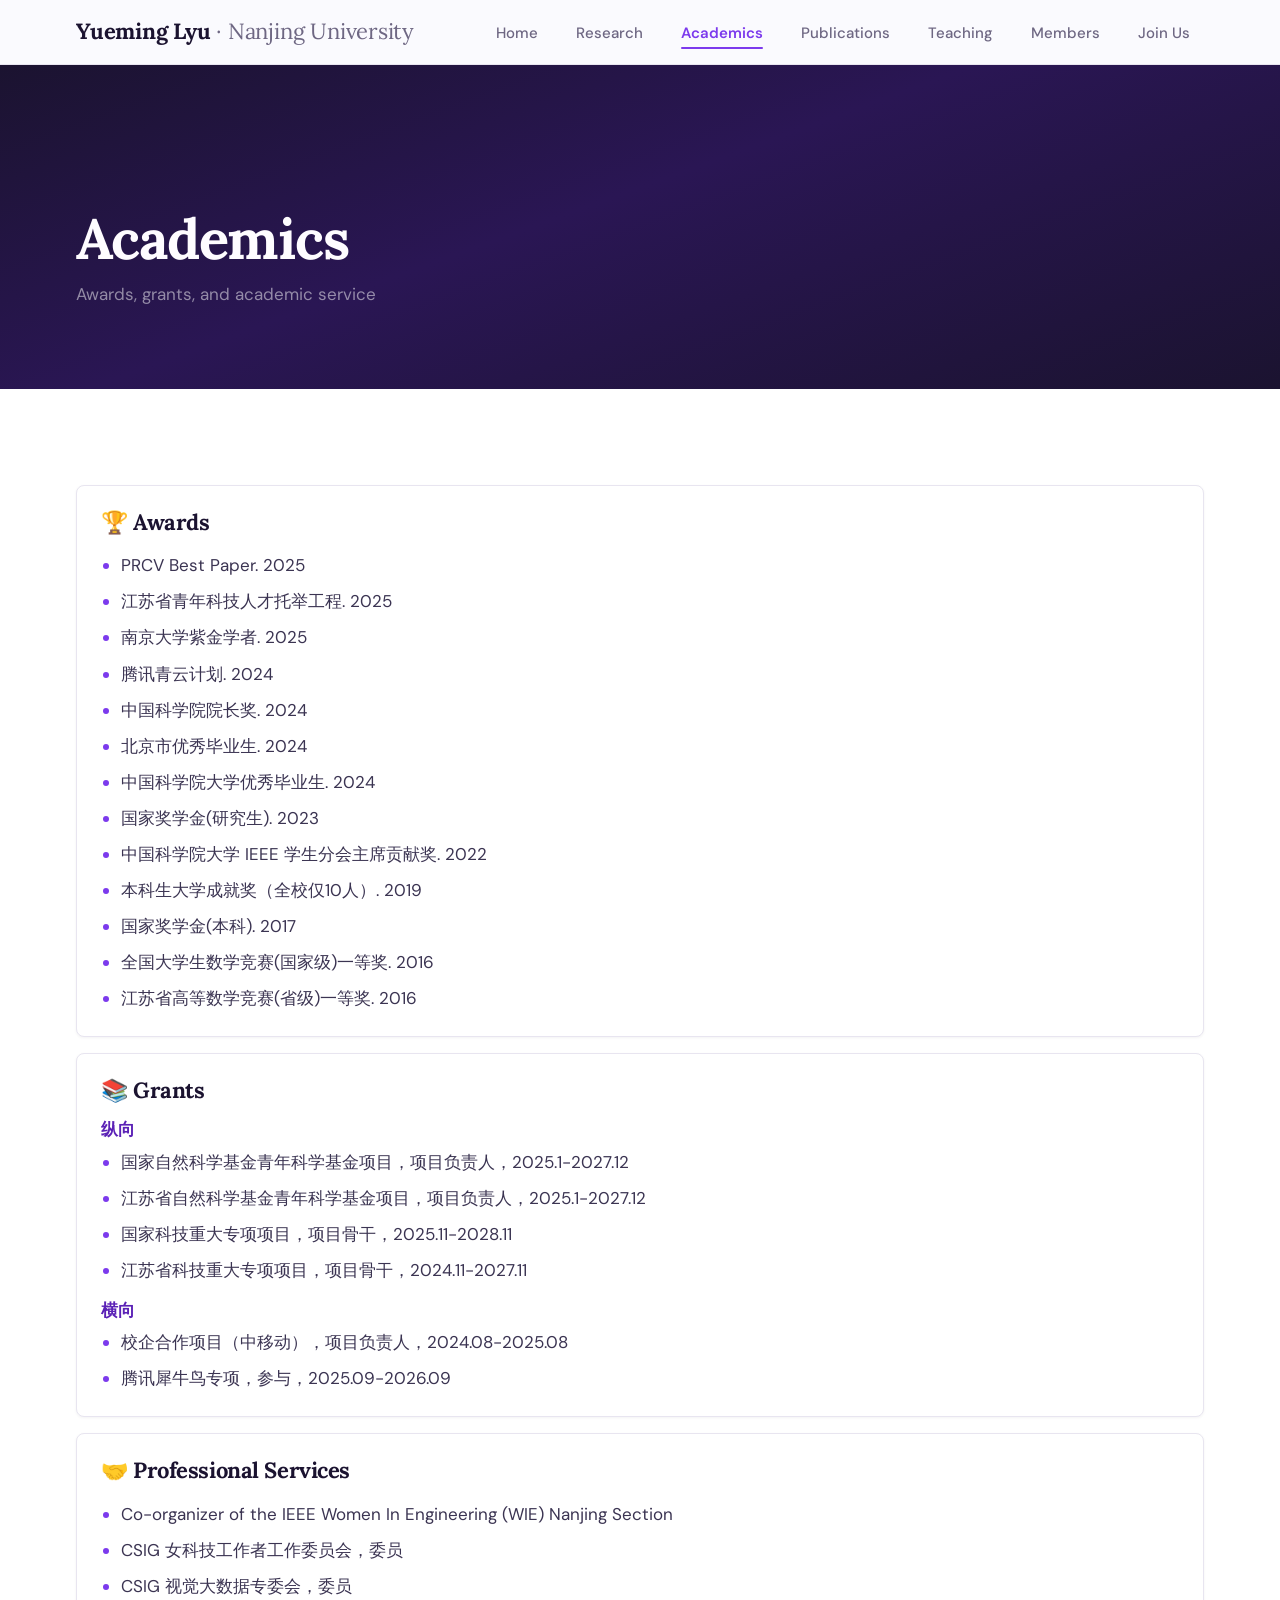
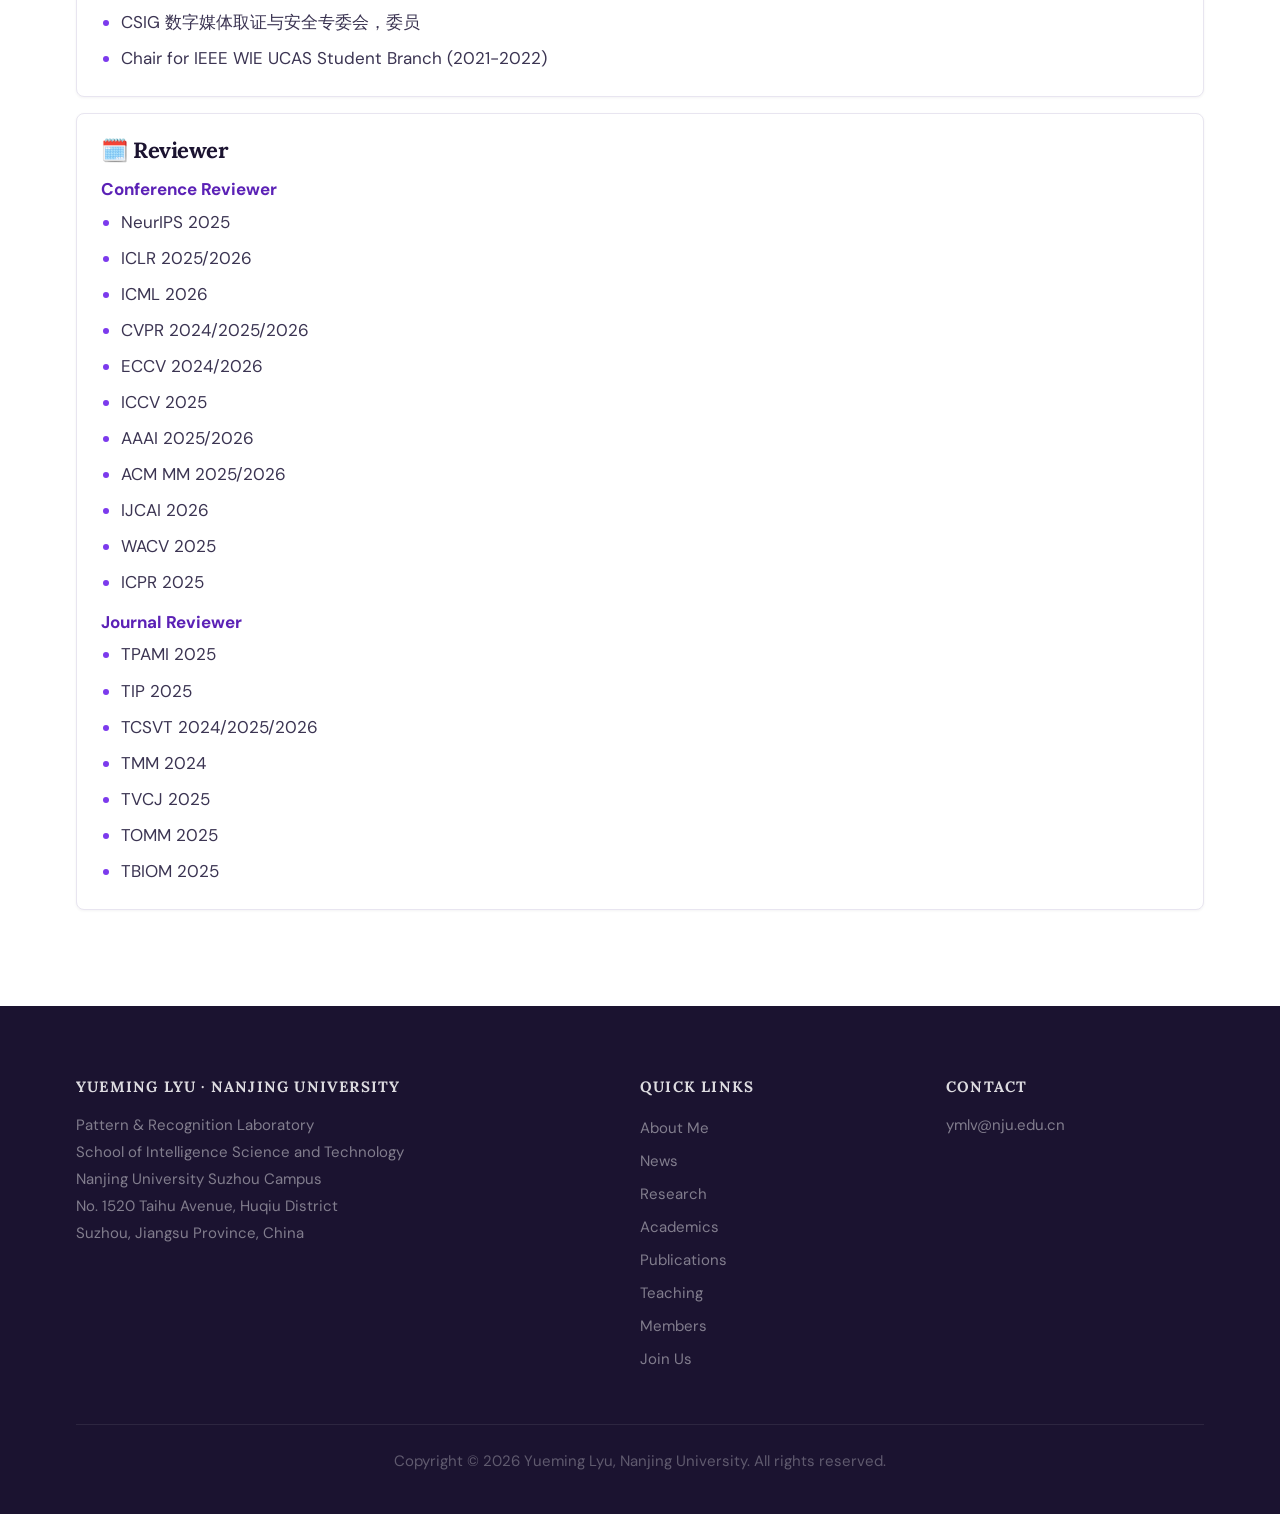
<file: academics.html>
<!DOCTYPE html>
<html lang="en">
<head>
    <meta http-equiv="Content-Type" content="text/html; charset=UTF-8">
    <title>Academics | Yueming Lyu @ Nanjing University</title>
    <meta http-equiv="X-UA-Compatible" content="IE=edge, chrome=1">
    <meta name="viewport" content="width=device-width, initial-scale=1.0">
    <meta name="description" content="Awards, grants, and academic service by Yueming Lyu at Nanjing University.">
    <link rel="stylesheet" href="./assets/css/bootstrap.min.css">
    <link rel="stylesheet" href="./assets/css/bootstrap-icons.min.css">
    <link rel="preconnect" href="https://fonts.googleapis.com">
    <link rel="preconnect" href="https://fonts.gstatic.com" crossorigin>
    <link rel="stylesheet" href="https://fonts.googleapis.com/css2?family=DM+Sans:wght@400;500;600;700&family=Lora:wght@500;600;700&display=swap">
    <script type="text/javascript" src="./assets/js/jquery-3.3.1.min.js"></script>
    <script type="text/javascript" src="./assets/js/bootstrap.min.js"></script>
    <style>
        :root {
            /* Color */
            --accent:        #7C3AED;
            --accent-hover:  #6D28D9;
            --accent-light:  #E4DFFE;
            --accent-dark:   #5B21B6;
            --accent-subtle: #EDE9FE;
            --text-primary:  #1B1330;
            --text-body:     #3B3452;
            --text-secondary:#6E6783;
            --bg-page:       #FAFAFE;
            --bg-alt:        #F6F5FB;
            --bg-card:       #FFFFFF;
            --border:        #E8E5F0;
            --shadow-sm:     0 1px 3px rgba(27,19,48,0.05);
            --shadow-md:     0 4px 20px rgba(27,19,48,0.07);
            --shadow-lg:     0 12px 40px rgba(27,19,48,0.10);
            --radius:        14px;
            --radius-sm:     8px;
            --footer-bg:     #1B1330;
            /* Typography — 1.333 scale (perfect fourth) */
            --font-display:  'Lora', Georgia, serif;
            --font-body:     'DM Sans', -apple-system, BlinkMacSystemFont, sans-serif;
            --text-xs:       0.8125rem;  /* 13px — captions, fine print */
            --text-sm:       0.9375rem;  /* 15px — labels, badges, dates */
            --text-base:     1.0625rem;  /* 17px — body */
            --text-lg:       1.375rem;   /* 22px — card titles, subheadings */
            --text-xl:       clamp(1.875rem, 3.2vw, 2.5rem); /* section titles */
            --text-2xl:      clamp(2.5rem, 5vw, 3.5rem);    /* hero name */
            /* Spacing — 4pt base */
            --space-xs:      4px;
            --space-sm:      8px;
            --space-md:      16px;
            --space-lg:      24px;
            --space-xl:      48px;
            --space-2xl:     72px;
            --space-3xl:     96px;
            --space-section: clamp(64px, 8vw, 96px);
        }

        *, *::before, *::after { margin: 0; padding: 0; box-sizing: border-box; }
        html { scroll-behavior: smooth; }

        body {
            font-family: var(--font-body);
            line-height: 1.7;
            color: var(--text-body);
            background: var(--bg-page);
            font-size: var(--text-base);
            -webkit-font-smoothing: antialiased;
        }

        a { color: var(--accent); text-decoration: none; transition: color 0.2s; }
        a:hover { color: var(--accent-hover); }

        /* ===== NAVBAR ===== */
        #header {
            background: rgba(250,250,254,0.95);
            backdrop-filter: blur(20px);
            -webkit-backdrop-filter: blur(20px);
            border-bottom: 1px solid var(--border);
            position: sticky;
            top: 0;
            z-index: 1000;
        }

        .navbar-inner {
            max-width: 1200px;
            margin: 0 auto;
            padding: 0 var(--space-xl);
            display: flex;
            align-items: center;
            justify-content: space-between;
            height: 64px;
        }

        #logo a {
            font-family: var(--font-display);
            font-size: var(--text-lg);
            font-weight: 700;
            color: var(--text-primary);
            text-decoration: none;
            letter-spacing: -0.01em;
        }

        #logo span {
            color: var(--text-secondary);
            font-weight: 400;
        }

        #navigation ul {
            margin: 0;
            display: flex;
            align-items: center;
            list-style: none;
            gap: 2px;
        }

        #navigation a {
            color: var(--text-secondary);
            text-decoration: none;
            font-weight: 500;
            font-size: var(--text-sm);
            padding: 8px 14px;
            border-radius: var(--radius-sm);
            transition: color 0.2s;
            white-space: nowrap;
            position: relative;
        }

        #navigation a:hover { color: var(--text-primary); }
        #navigation .active a { color: var(--accent); font-weight: 600; }

        #navigation a::after {
            content: '';
            position: absolute;
            bottom: 2px;
            left: 14px;
            right: 14px;
            height: 2px;
            background: var(--accent);
            border-radius: 1px;
            transform: scaleX(0);
            transition: transform 0.25s cubic-bezier(0.16, 1, 0.3, 1);
        }

        #navigation .active a::after { transform: scaleX(1); }

        .nav-toggle {
            display: none;
            background: none;
            border: none;
            font-size: var(--text-lg);
            color: var(--text-primary);
            cursor: pointer;
            padding: 4px;
        }

        /* ===== SECTION FRAMEWORK ===== */
        .section-wrap {
            padding: var(--space-section) 0;
        }

        .section-wrap.alt-bg {
            background: var(--bg-alt);
        }

        .section-wrap.white-bg {
            background: var(--bg-card);
        }

        .section-container {
            max-width: 1200px;
            margin: 0 auto;
            padding: 0 var(--space-xl);
        }

        .section-title-bar {
            margin-bottom: var(--space-xl);
        }

        .section-title-bar::after { display: none; }

        .section-title {
            font-family: var(--font-display);
            font-size: var(--text-xl);
            font-weight: 700;
            color: var(--text-primary);
            letter-spacing: -0.02em;
            line-height: 1.15;
        }

        /* ===== HERO SECTION ===== */
        #home {
            background: linear-gradient(160deg, #1B1330 0%, #2A1654 45%, #1B1330 100%);
            padding: clamp(80px, 10vw, 120px) 0;
            position: relative;
            overflow: hidden;
        }

        /* Subtle radial glow behind photo */
        #home::before {
            content: '';
            position: absolute;
            inset: 0;
            background: radial-gradient(ellipse 50% 60% at 72% 50%, rgba(124,58,237,0.12) 0%, transparent 70%);
            pointer-events: none;
        }

        .hero-inner {
            max-width: 1200px;
            margin: 0 auto;
            padding: 0 var(--space-xl);
            display: flex;
            align-items: center;
            gap: var(--space-2xl);
            position: relative;
        }

        .hero-text { flex: 1; }

        .hero-lab-badge {
            display: inline-flex;
            align-items: center;
            gap: 6px;
            color: var(--accent-light);
            font-size: var(--text-xs);
            font-weight: 600;
            margin-bottom: 20px;
            letter-spacing: 0.08em;
            text-transform: uppercase;
            opacity: 0.85;
        }

        .hero-lab-badge i { font-size: var(--text-sm); }

        .hero-name {
            font-family: var(--font-display);
            font-size: clamp(2.8rem, 6vw, 4rem);
            font-weight: 700;
            color: #FEFCFF;
            margin-bottom: var(--space-md);
            line-height: 1.08;
            letter-spacing: -0.02em;
        }

        .hero-title {
            font-size: var(--text-base);
            color: rgba(255,255,255,0.55);
            font-weight: 400;
            margin-bottom: var(--space-lg);
            line-height: 1.8;
        }

        .hero-contact {
            display: flex;
            flex-direction: column;
            gap: 8px;
            margin-bottom: var(--space-lg);
        }

        .hero-contact-item {
            display: flex;
            align-items: flex-start;
            gap: 10px;
            font-size: var(--text-sm);
            color: rgba(255,255,255,0.6);
        }

        .hero-contact-item i {
            color: var(--accent-light);
            font-size: var(--text-sm);
            margin-top: 3px;
            flex-shrink: 0;
        }

        .hero-contact-item a { color: rgba(255,255,255,0.7); text-decoration: none; }
        .hero-contact-item a:hover { color: #fff; }

        .social-links {
            display: flex;
            gap: 8px;
            margin-bottom: var(--space-xl);
            flex-wrap: wrap;
        }

        .social-btn {
            display: flex;
            align-items: center;
            gap: 6px;
            padding: 8px 14px;
            background: rgba(255,255,255,0.06);
            border: 1px solid rgba(255,255,255,0.12);
            border-radius: var(--radius-sm);
            color: rgba(255,255,255,0.7);
            font-size: var(--text-sm);
            font-weight: 500;
            text-decoration: none;
            transition: all 0.15s cubic-bezier(0.25, 1, 0.5, 1);
        }

        .social-btn i { font-size: var(--text-base); }

        .social-btn:hover {
            border-color: rgba(255,255,255,0.3);
            color: #fff;
            background: rgba(255,255,255,0.1);
        }

        .hero-stats {
            display: flex;
            gap: 0;
        }

        .stat-card {
            padding: 0 32px;
            border-left: 1px solid rgba(255,255,255,0.1);
        }

        .stat-card:first-child {
            padding-left: 0;
            border-left: none;
        }

        .stat-number {
            font-family: var(--font-display);
            font-size: var(--text-xl);
            font-weight: 700;
            color: #FEFCFF;
            line-height: 1.1;
        }

        .stat-label {
            font-size: var(--text-xs);
            color: rgba(255,255,255,0.4);
            font-weight: 500;
            margin-top: 2px;
            text-transform: uppercase;
            letter-spacing: 0.06em;
        }

        .hero-image { flex-shrink: 0; }

        .hero-image img {
            width: 260px;
            height: 260px;
            border-radius: 50%;
            object-fit: cover;
            border: 4px solid rgba(255,255,255,0.1);
            box-shadow: 0 20px 60px rgba(0,0,0,0.3), 0 0 80px rgba(124,58,237,0.15);
        }

        /* Hero stagger entrance */
        @keyframes heroFadeUp {
            from { opacity: 0; transform: translateY(20px); }
            to   { opacity: 1; transform: translateY(0); }
        }

        .hero-lab-badge, .hero-name, .hero-title,
        .hero-contact, .social-links, .hero-stats, .hero-image {
            animation: heroFadeUp 0.7s cubic-bezier(0.16, 1, 0.3, 1) both;
        }

        .hero-lab-badge { animation-delay: 0.05s; }
        .hero-name      { animation-delay: 0.12s; }
        .hero-title     { animation-delay: 0.19s; }
        .hero-contact   { animation-delay: 0.26s; }
        .social-links   { animation-delay: 0.33s; }
        .hero-stats     { animation-delay: 0.40s; }
        .hero-image     { animation-delay: 0.15s; }

        /* ===== ABOUT SECTION ===== */
        .bio-text {
            font-size: var(--text-base);
            color: var(--text-body);
            line-height: 1.85;
            margin-bottom: 16px;
        }

        .bio-text a {
            color: var(--accent);
            font-weight: 500;
            text-decoration: underline;
            text-decoration-color: var(--accent-light);
            text-underline-offset: 3px;
            transition: text-decoration-color 0.2s;
        }

        .bio-text a:hover { text-decoration-color: var(--accent); }

        .research-interest-block {
            margin: 36px 0 12px;
        }

        .ri-title {
            font-family: var(--font-display);
            font-size: var(--text-lg);
            font-weight: 700;
            color: var(--text-primary);
            margin-bottom: 14px;
        }

        .ri-tags {
            display: flex;
            flex-wrap: wrap;
            gap: 8px;
        }

        .ri-tag {
            display: inline-flex;
            align-items: center;
            gap: 6px;
            padding: 7px 16px;
            background: var(--accent-subtle);
            border: 1px solid var(--accent-light);
            border-radius: 100px;
            color: var(--accent-dark);
            font-size: var(--text-sm);
            font-weight: 500;
            transition: all 0.2s;
        }

        .ri-tag i { font-size: var(--text-sm); }

        .ri-tag:hover {
            background: var(--accent-light);
            border-color: var(--accent);
        }

        /* Recruit banner */
        .recruit-banner {
            display: flex;
            align-items: center;
            gap: 20px;
            background: var(--accent-subtle);
            border-radius: var(--radius);
            padding: 24px 28px;
            margin: 40px 0;
        }

        .recruit-icon {
            flex-shrink: 0;
            width: 44px;
            height: 44px;
            background: var(--accent-light);
            border-radius: 12px;
            display: flex;
            align-items: center;
            justify-content: center;
            font-size: var(--text-lg);
            color: var(--accent);
        }

        .recruit-text { flex: 1; }

        .recruit-text strong {
            display: block;
            font-size: var(--text-base);
            color: var(--text-primary);
            margin-bottom: 2px;
        }

        .recruit-text span {
            font-size: var(--text-sm);
            color: var(--text-body);
            line-height: 1.5;
        }

        .recruit-btn {
            flex-shrink: 0;
            display: inline-flex;
            align-items: center;
            gap: 5px;
            padding: 9px 20px;
            background: var(--accent);
            color: #fff;
            border-radius: var(--radius-sm);
            font-size: var(--text-sm);
            font-weight: 600;
            text-decoration: none;
            transition: all 0.2s;
        }

        .recruit-btn:hover {
            background: var(--accent-hover);
            color: #fff;
        }

        /* Academic Services */
        .services-heading {
            font-family: var(--font-display);
            font-size: var(--text-lg);
            font-weight: 700;
            color: var(--text-primary);
            margin: 44px 0 18px;
        }

        .services-grid {
            display: grid;
            grid-template-columns: repeat(3, 1fr);
            gap: 16px;
        }

        .service-card {
            background: var(--bg-card);
            border: 1px solid var(--border);
            border-radius: var(--radius);
            padding: 22px;
            transition: box-shadow 0.2s cubic-bezier(0.25, 1, 0.5, 1);
        }

        .service-card:hover {
            box-shadow: var(--shadow-md);
        }

        .service-card strong {
            display: block;
            font-size: var(--text-sm);
            font-weight: 700;
            color: var(--text-secondary);
            text-transform: uppercase;
            letter-spacing: 0.05em;
            margin-bottom: 12px;
        }

        .service-tags {
            display: flex;
            flex-wrap: wrap;
            gap: 6px;
        }

        .service-tag {
            background: var(--accent-subtle);
            color: var(--accent-dark);
            border-radius: 6px;
            padding: 4px 10px;
            font-size: var(--text-sm);
            font-weight: 500;
        }

        /* visitor map is now in footer — styles are inline */

        /* ===== RESEARCH SECTION ===== */
        .research-grid {
            display: grid;
            grid-template-columns: repeat(2, 1fr);
            gap: var(--space-lg);
        }

        /* Featured first card spans full width */
        .research-card:first-child {
            grid-column: 1 / -1;
            display: grid;
            grid-template-columns: 1fr 1fr;
            gap: var(--space-xl);
            padding: var(--space-xl);
            align-items: center;
        }

        .research-card:first-child .research-text { order: 1; }
        .research-card:first-child .research-works {
            border-top: none;
            margin-top: var(--space-md);
            padding-top: 0;
        }

        .research-card {
            background: var(--bg-card);
            border: 1px solid var(--border);
            border-radius: var(--radius);
            padding: var(--space-lg) var(--space-lg);
            transition: transform 0.3s cubic-bezier(0.16, 1, 0.3, 1), box-shadow 0.3s;
            display: flex;
            flex-direction: column;
        }

        .research-card:hover {
            transform: translateY(-3px);
            box-shadow: var(--shadow-lg);
        }

        /* Icon inline with heading — no container box */
        .research-icon {
            display: none;
        }

        .research-card h5 {
            font-family: var(--font-display);
            font-size: var(--text-lg);
            font-weight: 700;
            color: var(--text-primary);
            margin-bottom: var(--space-sm);
            line-height: 1.3;
        }

        .research-card h5 i {
            color: var(--accent);
            margin-right: 4px;
        }

        .research-card p {
            font-size: var(--text-sm);
            color: var(--text-body);
            line-height: 1.7;
            margin: 0;
            flex: 1;
        }

        .research-works {
            display: flex;
            flex-wrap: wrap;
            gap: 6px;
            margin-top: var(--space-md);
            padding-top: var(--space-md);
            border-top: 1px solid var(--border);
        }

        .research-work-tag {
            display: inline-block;
            padding: 4px 11px;
            background: var(--accent-subtle);
            color: var(--accent-dark);
            border-radius: 6px;
            font-size: var(--text-sm);
            font-weight: 600;
            text-decoration: none;
            transition: all 0.15s;
        }

        .research-work-tag:hover {
            background: var(--accent);
            color: #fff;
        }

        /* ===== NEWS SECTION ===== */
        .news-list {
            display: flex;
            flex-direction: column;
        }

        .news-item {
            display: flex;
            gap: 16px;
            padding: 20px 0;
            border-bottom: 1px solid var(--border);
            align-items: flex-start;
        }

        .news-item:last-child { border-bottom: none; }

        .news-date {
            flex-shrink: 0;
            color: var(--text-secondary);
            font-size: var(--text-sm);
            font-weight: 600;
            padding: 4px 0;
            white-space: nowrap;
            min-width: 72px;
            font-variant-numeric: tabular-nums;
        }

        .news-type-icon {
            flex-shrink: 0;
            width: 36px;
            height: 36px;
            border-radius: 10px;
            display: flex;
            align-items: center;
            justify-content: center;
            font-size: var(--text-base);
        }

        .news-icon-accept { background: #FEF3C7; color: #B45309; }
        .news-icon-paper  { background: var(--accent-light); color: var(--accent); }
        .news-icon-award  { background: #FEF9C3; color: #A16207; }
        .news-icon-people { background: #D1FAE5; color: #059669; }
        .news-icon-lab    { background: #DBEAFE; color: #2563EB; }

        .news-content {
            flex: 1;
            font-size: var(--text-base);
            color: var(--text-body);
            line-height: 1.7;
        }

        .news-content strong {
            color: var(--text-primary);
            font-weight: 600;
        }

        .news-links {
            display: flex;
            gap: 8px;
            margin-top: 8px;
            flex-wrap: wrap;
        }

        .news-link {
            display: inline-block;
            padding: 3px 11px;
            border: 1px solid var(--accent-light);
            border-radius: 6px;
            color: var(--accent-dark);
            font-size: var(--text-sm);
            font-weight: 600;
            text-decoration: none;
            transition: all 0.2s;
        }

        .news-link:hover {
            background: var(--accent);
            border-color: var(--accent);
            color: #fff;
        }

        .news-hidden { display: none; }

        .news-toggle-btn {
            display: flex;
            align-items: center;
            gap: 6px;
            margin: 32px auto 0;
            padding: 10px 24px;
            background: transparent;
            border: 1px solid var(--border);
            border-radius: var(--radius-sm);
            color: var(--text-secondary);
            font-size: var(--text-sm);
            font-weight: 600;
            cursor: pointer;
            transition: all 0.2s;
        }

        .news-toggle-btn:hover {
            border-color: var(--accent);
            color: var(--accent);
        }

        .news-toggle-btn i {
            transition: transform 0.3s cubic-bezier(0.25, 1, 0.5, 1);
            font-size: var(--text-sm);
        }

        .news-toggle-btn.expanded i {
            transform: rotate(180deg);
        }

        /* ===== MEMBERS SECTION ===== */
        .pi-card {
            background: var(--bg-card);
            border: 1px solid var(--border);
            border-radius: var(--radius);
            padding: var(--space-xl);
            display: flex;
            align-items: flex-start;
            gap: var(--space-xl);
            margin-bottom: var(--space-2xl);
            box-shadow: var(--shadow-sm);
        }

        .pi-photo img {
            width: 120px;
            height: 120px;
            border-radius: 50%;
            object-fit: cover;
            border: 3px solid var(--accent-light);
        }

        .pi-info { flex: 1; }

        .pi-info h3 {
            font-family: var(--font-display);
            font-size: var(--text-lg);
            font-weight: 700;
            color: var(--text-primary);
            margin-bottom: 4px;
            line-height: 1.3;
        }

        .pi-role {
            font-size: var(--text-sm);
            color: var(--accent);
            font-weight: 600;
            margin-bottom: 14px;
        }

        .pi-bio {
            font-size: var(--text-base);
            color: var(--text-body);
            line-height: 1.8;
            margin-bottom: 16px;
        }

        .pi-tags {
            display: flex;
            flex-wrap: wrap;
            gap: 6px;
            margin-bottom: 16px;
        }

        .pi-tag {
            background: var(--accent-subtle);
            color: var(--accent-dark);
            padding: 4px 12px;
            border-radius: 100px;
            font-size: var(--text-sm);
            font-weight: 500;
        }

        .pi-links {
            display: flex;
            gap: 8px;
        }

        .pi-link-btn {
            display: inline-flex;
            align-items: center;
            gap: 5px;
            padding: 7px 14px;
            background: var(--accent-subtle);
            color: var(--accent-dark);
            border-radius: var(--radius-sm);
            font-size: var(--text-sm);
            font-weight: 600;
            text-decoration: none;
            transition: all 0.2s;
        }

        .pi-link-btn:hover {
            background: var(--accent);
            color: #fff;
        }

        .members-group-title {
            font-family: var(--font-display);
            font-size: var(--text-sm);
            font-weight: 700;
            color: var(--text-secondary);
            text-transform: uppercase;
            letter-spacing: 0.1em;
            margin-bottom: 20px;
            padding-bottom: 10px;
            border-bottom: 1px solid var(--border);
        }

        .members-group {
            margin-bottom: var(--space-xl);
        }

        .members-grid {
            display: grid;
            grid-template-columns: repeat(auto-fill, minmax(220px, 1fr));
            gap: var(--space-lg);
        }

        .member-card {
            background: var(--bg-card);
            border: 1px solid var(--border);
            border-radius: var(--radius);
            overflow: hidden;
            transition: box-shadow 0.3s cubic-bezier(0.16, 1, 0.3, 1);
        }

        .member-card:hover {
            box-shadow: 0 8px 30px rgba(27,19,48,0.12);
        }

        .member-card .member-photo {
            transition: transform 0.4s cubic-bezier(0.16, 1, 0.3, 1), box-shadow 0.4s cubic-bezier(0.16, 1, 0.3, 1);
        }

        .member-card:hover .member-photo {
            transform: scale(1.06);
            box-shadow: 0 4px 16px rgba(27,19,48,0.10);
        }

        .member-photo {
            width: 100%;
            aspect-ratio: 1 / 1;
            object-fit: cover;
        }

        .member-info {
            padding: 16px;
        }

        .member-name {
            font-family: var(--font-display);
            font-size: var(--text-base);
            font-weight: 700;
            color: var(--text-primary);
            margin-bottom: 3px;
        }

        .member-title {
            font-size: var(--text-sm);
            color: var(--accent);
            font-weight: 500;
            margin-bottom: 3px;
        }

        .member-period {
            font-size: var(--text-xs);
            color: var(--text-secondary);
            margin-bottom: 4px;
        }

        .member-co-supervised,
        .member-affiliation {
            font-size: var(--text-xs);
            color: var(--text-secondary);
            font-style: italic;
            line-height: 1.4;
            margin-bottom: 8px;
        }

        .member-social {
            display: flex;
            gap: 8px;
            margin-top: 10px;
            padding-top: 10px;
            border-top: 1px solid var(--border);
        }

        .member-social a {
            color: var(--text-secondary);
            font-size: var(--text-base);
            transition: color 0.2s;
        }

        .member-social a:hover { color: var(--accent); }

        .former-members-btn {
            display: inline-flex;
            align-items: center;
            gap: 6px;
            padding: 9px 22px;
            border: 1px solid var(--border);
            border-radius: var(--radius-sm);
            color: var(--text-secondary);
            font-size: var(--text-sm);
            font-weight: 600;
            text-decoration: none;
            transition: all 0.2s;
        }

        .former-members-btn:hover {
            border-color: var(--accent);
            color: var(--accent);
        }

        /* ===== PUBLICATIONS SECTION ===== */
        .pub-year-group {
            margin-bottom: 8px;
        }

        .pub-year-header {
            display: flex;
            align-items: center;
            gap: 12px;
            padding: 16px 4px;
            background: transparent;
            border: none;
            border-bottom: 2px solid var(--border);
            cursor: pointer;
            user-select: none;
            width: 100%;
            text-align: left;
            transition: border-color 0.2s;
        }

        .pub-year-header:hover { border-bottom-color: var(--accent); }

        .pub-year-header .year-label {
            font-family: var(--font-display);
            font-size: var(--text-lg);
            font-weight: 700;
            color: var(--text-primary);
        }

        .pub-year-header .year-count {
            background: var(--accent-subtle);
            color: var(--accent-dark);
            font-size: var(--text-sm);
            font-weight: 600;
            padding: 2px 10px;
            border-radius: 100px;
        }

        .pub-year-header .chevron {
            margin-left: auto;
            color: var(--text-secondary);
            transition: transform 0.3s cubic-bezier(0.25, 1, 0.5, 1);
            font-size: var(--text-sm);
        }

        .pub-year-header[aria-expanded="true"] .chevron {
            transform: rotate(180deg);
        }

        .pub-list {
            padding: 12px 0 8px;
        }

        .pub-item {
            background: var(--bg-card);
            border: 1px solid var(--border);
            border-radius: var(--radius);
            padding: 22px 24px;
            margin-bottom: 10px;
            display: flex;
            gap: 20px;
            transition: box-shadow 0.2s;
        }

        .pub-item:hover { box-shadow: var(--shadow-md); }

        .pub-thumb {
            flex-shrink: 0;
            width: 160px;
        }

        .pub-thumb img {
            width: 100%;
            aspect-ratio: 16 / 10;
            object-fit: cover;
            border-radius: var(--radius-sm);
            border: 1px solid var(--border);
        }

        .pub-content { flex: 1; }

        .pub-title {
            font-family: var(--font-display);
            font-size: var(--text-base);
            font-weight: 600;
            color: var(--text-primary);
            line-height: 1.45;
            margin-bottom: 6px;
        }

        .pub-authors {
            font-size: var(--text-sm);
            color: var(--text-body);
            line-height: 1.55;
            margin-bottom: 6px;
        }

        .pub-authors strong {
            color: var(--accent-dark);
            font-weight: 600;
        }

        .pub-venue { margin-bottom: 10px; }

        .pub-venue-badge {
            display: inline-block;
            background: var(--accent-subtle);
            color: var(--accent-dark);
            font-size: var(--text-sm);
            font-weight: 600;
            padding: 2px 10px;
            border-radius: 6px;
        }

        .pub-venue-badge.oral {
            background: #FEF3C7;
            color: #B45309;
        }

        .pub-links {
            display: flex;
            gap: 6px;
            flex-wrap: wrap;
        }

        .pub-loading,
        .pub-empty {
            padding: 28px;
            border: 1px dashed var(--border);
            border-radius: var(--radius);
            background: var(--bg-alt);
            color: var(--text-secondary);
            text-align: center;
        }

        .pub-link {
            display: inline-block;
            padding: 4px 12px;
            background: var(--bg-alt);
            color: var(--text-body);
            border-radius: 6px;
            font-size: var(--text-sm);
            font-weight: 600;
            text-decoration: none;
            transition: all 0.2s;
        }

        .pub-link:hover {
            background: var(--accent);
            color: #fff;
        }

        /* ===== OPENINGS SECTION ===== */
        .openings-intro {
            font-size: var(--text-base);
            color: var(--text-body);
            line-height: 1.85;
            margin-bottom: var(--space-xl);
        }

        .openings-intro a {
            color: var(--accent);
            font-weight: 600;
        }

        .openings-grid {
            display: grid;
            grid-template-columns: repeat(3, 1fr);
            gap: var(--space-lg);
            margin-bottom: var(--space-xl);
        }

        .opening-card {
            background: var(--bg-card);
            border: 1px solid var(--border);
            border-radius: var(--radius);
            padding: 28px;
        }

        .opening-card h5 {
            font-family: var(--font-display);
            font-size: var(--text-base);
            font-weight: 700;
            color: var(--text-primary);
            margin-bottom: 16px;
            display: flex;
            align-items: center;
            gap: 8px;
        }

        .opening-card h5 i { color: var(--accent); }

        .opening-card ul {
            list-style: none;
            padding: 0;
            margin: 0;
        }

        .opening-card li {
            font-size: var(--text-sm);
            color: var(--text-body);
            padding: 5px 0 5px 18px;
            position: relative;
            line-height: 1.65;
        }

        .opening-card li::before {
            content: '';
            position: absolute;
            left: 4px;
            top: 14px;
            width: 4px;
            height: 4px;
            border-radius: 50%;
            background: var(--accent);
        }

        .openings-cta {
            background: var(--accent-dark);
            border-radius: var(--radius);
            padding: var(--space-xl);
            display: flex;
            align-items: center;
            justify-content: space-between;
            gap: 24px;
        }

        .openings-cta-text h4 {
            font-family: var(--font-display);
            font-size: var(--text-lg);
            font-weight: 700;
            color: #fff;
            margin-bottom: 6px;
        }

        .openings-cta-text p {
            font-size: var(--text-sm);
            color: rgba(255,255,255,0.65);
            margin: 0;
        }

        .openings-cta-email {
            display: inline-flex;
            align-items: center;
            gap: 8px;
            padding: 12px 24px;
            background: rgba(255,255,255,0.15);
            color: #fff;
            border-radius: var(--radius-sm);
            font-size: var(--text-sm);
            font-weight: 600;
            text-decoration: none;
            flex-shrink: 0;
            transition: background 0.2s;
            backdrop-filter: blur(4px);
        }

        .openings-cta-email:hover {
            background: rgba(255,255,255,0.25);
            color: #fff;
        }

        /* ===== FOOTER ===== */
        #footer {
            background: var(--footer-bg);
            padding: var(--space-2xl) 0 var(--space-lg);
        }

        .footer-inner {
            max-width: 1200px;
            margin: 0 auto;
            padding: 0 var(--space-xl);
        }

        .footer-grid {
            display: grid;
            grid-template-columns: 2fr 1fr 1fr;
            gap: var(--space-xl);
            margin-bottom: var(--space-xl);
        }

        .footer-section h5 {
            font-family: var(--font-display);
            font-size: var(--text-sm);
            font-weight: 700;
            color: rgba(255,255,255,0.85);
            text-transform: uppercase;
            letter-spacing: 0.08em;
            margin-bottom: 16px;
        }

        .footer-section p,
        .footer-section address {
            font-size: var(--text-sm);
            color: rgba(255,255,255,0.45);
            line-height: 1.8;
            font-style: normal;
        }

        .footer-section a {
            color: rgba(255,255,255,0.45);
            text-decoration: none;
            font-size: var(--text-sm);
            line-height: 2.2;
            display: block;
            transition: color 0.2s;
        }

        .footer-section a:hover { color: var(--accent-light); }

        .footer-bottom {
            border-top: 1px solid rgba(255,255,255,0.08);
            padding-top: 24px;
            text-align: center;
            font-size: var(--text-sm);
            color: rgba(255,255,255,0.3);
        }

        /* ===== BACK TO TOP ===== */
        #back-to-top {
            position: fixed;
            right: -60px;
            bottom: 32px;
            width: 42px;
            height: 42px;
            background: var(--accent);
            color: #fff;
            border-radius: 50%;
            display: flex;
            align-items: center;
            justify-content: center;
            box-shadow: 0 4px 16px rgba(124,58,237,0.3);
            transition: right 0.3s cubic-bezier(0.16, 1, 0.3, 1), background 0.15s, transform 0.15s;
            z-index: 999;
            text-decoration: none;
        }

        #back-to-top.visible { right: 24px; }

        #back-to-top:hover {
            background: var(--accent-hover);
            color: #fff;
            transform: translateY(-2px);
        }

        #back-to-top:active {
            transform: translateY(0);
        }

        #back-to-top i { font-size: var(--text-base); }

        /* ===== FOCUS STATES ===== */
        :focus-visible {
            outline: 2px solid var(--accent);
            outline-offset: 2px;
            border-radius: 4px;
        }

        #home :focus-visible {
            outline-color: var(--accent-light);
        }

        /* ===== SCROLL REVEAL ===== */
        .reveal {
            opacity: 0;
            transform: translateY(24px);
            transition: opacity 0.7s cubic-bezier(0.16, 1, 0.3, 1),
                        transform 0.7s cubic-bezier(0.16, 1, 0.3, 1);
        }

        .reveal.visible {
            opacity: 1;
            transform: translateY(0);
        }

        /* ===== REDUCED MOTION ===== */
        @media (prefers-reduced-motion: reduce) {
            *, *::before, *::after {
                animation-duration: 0.01ms !important;
                animation-iteration-count: 1 !important;
                transition-duration: 0.01ms !important;
            }
            .reveal { opacity: 1; transform: none; }
            html { scroll-behavior: auto; }
        }

        /* ===== RESPONSIVE ===== */
        @media (max-width: 1400px) {
            .navbar-inner,
            .hero-inner,
            .section-container,
            .footer-inner { padding-left: 36px; padding-right: 36px; }
        }

        @media (max-width: 991px) {
            .research-grid  { grid-template-columns: repeat(2, 1fr); }
            .research-card:first-child { grid-template-columns: 1fr; }
            .research-featured-visual { display: none; }
            .openings-grid  { grid-template-columns: repeat(2, 1fr); }
            .services-grid  { grid-template-columns: repeat(2, 1fr); }
            .footer-grid    { grid-template-columns: 1fr 1fr; }
        }

        @media (max-width: 768px) {
            .navbar-inner { padding: 0 20px; }
            #navigation {
                display: none; position: absolute; top: 64px; left: 0; right: 0;
                background: rgba(250,250,254,0.98);
                backdrop-filter: blur(16px);
                padding: 16px 20px;
                box-shadow: 0 8px 32px rgba(27,19,48,0.1);
                border-bottom: 1px solid var(--border);
                z-index: 999;
            }
            #navigation.open { display: block; }
            #navigation ul { flex-direction: column; gap: 4px; }
            .nav-toggle { display: block; }

            .hero-inner {
                flex-direction: column-reverse; gap: 28px;
                text-align: center; padding: 0 20px;
            }
            .hero-contact { align-items: center; }
            .social-links { justify-content: center; }
            .hero-stats { justify-content: center; }
            .hero-image img { width: 180px; height: 180px; }
            .stat-card { padding: 0 20px; }

            .section-container,
            .footer-inner { padding: 0 20px; }
            .section-wrap { padding: var(--space-xl) 0; }

            .pi-card { flex-direction: column; text-align: center; padding: 28px; }
            .pi-tags, .pi-links { justify-content: center; }

            .openings-cta { flex-direction: column; text-align: center; padding: 32px 24px; }

            .recruit-banner { flex-direction: column; gap: 16px; }
            .recruit-btn { width: 100%; justify-content: center; }

            .news-type-icon { width: 32px; height: 32px; font-size: var(--text-sm); border-radius: 8px; }

            .footer-grid { grid-template-columns: 1fr; gap: 32px; }
            .pub-item { flex-direction: column; }
            .pub-thumb { width: 100%; max-width: 260px; }
        }

        @media (max-width: 576px) {
            .hero-name { font-size: 2rem; }
            .research-grid  { grid-template-columns: 1fr; }
            .research-card:first-child { grid-column: 1; }
            .openings-grid  { grid-template-columns: 1fr; }
            .services-grid  { grid-template-columns: 1fr; }
            .hero-stats { gap: 0; }
            .stat-card { padding: 0 16px; }
        }

        /* ===== PAGE HEADER (sub-pages) ===== */
        .page-header {
            background: linear-gradient(160deg, #1B1330 0%, #2A1654 45%, #1B1330 100%);
            padding: clamp(100px, 12vw, 140px) 0 clamp(48px, 6vw, 64px);
            position: relative;
        }
        .page-header .section-container { position: relative; }
        .page-header-title {
            font-family: var(--font-display);
            font-size: var(--text-2xl);
            font-weight: 700;
            color: #FEFCFF;
            letter-spacing: -0.02em;
        }
        .page-header-sub {
            font-size: var(--text-base);
            color: rgba(255,255,255,0.5);
            margin-top: 8px;
        }

        /* ===== TEACHING SECTION ===== */
        .course-list {
            display: flex;
            flex-direction: column;
            gap: var(--space-md);
        }

        .course-item {
            background: var(--bg-card);
            border: 1px solid var(--border);
            border-radius: var(--radius-sm);
            padding: var(--space-lg);
            box-shadow: var(--shadow-sm);
            transition: border-color 0.2s, box-shadow 0.2s, transform 0.2s;
        }

        .course-item:hover {
            border-color: var(--accent-light);
            box-shadow: var(--shadow-md);
            transform: translateY(-2px);
        }

        .course-title {
            font-size: var(--text-lg);
            font-weight: 700;
            color: var(--text-primary);
            line-height: 1.35;
            margin-bottom: var(--space-sm);
        }

        .course-title-cn {
            color: var(--accent-dark);
            font-weight: 600;
        }

        .course-meta {
            display: flex;
            flex-wrap: wrap;
            gap: 8px;
            margin: 0;
        }

        .course-meta span {
            display: inline-flex;
            align-items: center;
            gap: 6px;
            padding: 5px 10px;
            background: var(--accent-subtle);
            border-radius: var(--radius-sm);
            color: var(--text-body);
            font-size: var(--text-sm);
            font-weight: 600;
        }

        .course-offerings {
            margin: var(--space-md) 0 0;
            color: var(--text-secondary);
            font-size: var(--text-sm);
            font-weight: 600;
        }

        .course-offerings i {
            color: var(--accent);
            margin-right: 6px;
        }

        .academic-list {
            display: flex;
            flex-direction: column;
            gap: var(--space-md);
        }

        .academic-card {
            background: var(--bg-card);
            border: 1px solid var(--border);
            border-radius: var(--radius-sm);
            padding: var(--space-lg);
            box-shadow: var(--shadow-sm);
            transition: border-color 0.2s, box-shadow 0.2s, transform 0.2s;
        }

        .academic-card:hover {
            border-color: var(--accent-light);
            box-shadow: var(--shadow-md);
            transform: translateY(-2px);
        }

        .academic-card h2 {
            font-size: var(--text-lg);
            margin-bottom: var(--space-md);
        }

        .academic-card ul {
            margin: 0;
            padding-left: 1.25rem;
            color: var(--text-body);
            line-height: 1.65;
        }

        .academic-card li + li {
            margin-top: 8px;
        }

        .academic-card li::marker {
            color: var(--accent);
        }

        .academic-label {
            color: var(--accent-dark);
            font-weight: 700;
            margin-right: 8px;
        }

        .academic-subtitle {
            margin: var(--space-md) 0 var(--space-sm);
            color: var(--accent-dark);
            font-size: var(--text-base);
            font-weight: 700;
        }

        .academic-subtitle:first-of-type {
            margin-top: 0;
        }
    </style>
</head>
<body>

<!-- ===== NAVBAR ===== -->
<div id="header">
    <div class="navbar-inner">
        <div id="logo">
            <a href="./index.html">Yueming Lyu <span>· Nanjing University</span></a>
        </div>
        <button class="nav-toggle" id="nav-toggle" aria-label="Toggle navigation">
            <i class="bi bi-list"></i>
        </button>
        <div id="navigation">
            <ul class="list-inline">
                <li class="list-inline-item"><a href="./index.html#home">Home</a></li>
                <li class="list-inline-item"><a href="./index.html#research">Research</a></li>
                <li class="list-inline-item active"><a href="./academics.html">Academics</a></li>
                <li class="list-inline-item"><a href="./publications.html">Publications</a></li>
                <li class="list-inline-item"><a href="./teaching.html">Teaching</a></li>
                <li class="list-inline-item"><a href="./members.html">Members</a></li>
                <li class="list-inline-item"><a href="./index.html#openings">Join Us</a></li>
            </ul>
        </div>
    </div>
</div>

<!-- ===== PAGE HEADER ===== -->
<section class="page-header">
    <div class="section-container">
        <h1 class="page-header-title">Academics</h1>
        <p class="page-header-sub">Awards, grants, and academic service</p>
    </div>
</section>

<!-- ===== ACADEMICS SECTION ===== -->
<section id="academics" class="section-wrap white-bg">
    <div class="section-container reveal">
        <div class="academic-list">
            <article class="academic-card">
                <h2 class="section-title">🏆 Awards</h2>
                <ul>
                    <li>PRCV Best Paper. 2025</li>
                    <li>江苏省青年科技人才托举工程. 2025</li>
                    <li>南京大学紫金学者. 2025</li>
                    <li>腾讯青云计划. 2024</li>
                    <li>中国科学院院长奖. 2024</li>
                    <li>北京市优秀毕业生. 2024</li>
                    <li>中国科学院大学优秀毕业生. 2024</li>
                    <li>国家奖学金(研究生). 2023</li>
                    <li>中国科学院大学 IEEE 学生分会主席贡献奖. 2022</li>
                    <li>本科生大学成就奖（全校仅10人）. 2019</li>
                    <li>国家奖学金(本科). 2017</li>
                    <li>全国大学生数学竞赛(国家级)一等奖. 2016</li>
                    <li>江苏省高等数学竞赛(省级)一等奖. 2016</li>
                </ul>
            </article>
            <article class="academic-card">
                <h2 class="section-title">📚 Grants</h2>
                <h3 class="academic-subtitle">纵向</h3>
                <ul>
                    <li>国家自然科学基金青年科学基金项目，项目负责人，2025.1-2027.12</li>
                    <li>江苏省自然科学基金青年科学基金项目，项目负责人，2025.1-2027.12</li>
                    <li>国家科技重大专项项目，项目骨干，2025.11-2028.11</li>
                    <li>江苏省科技重大专项项目，项目骨干，2024.11-2027.11</li>
                </ul>
                <h3 class="academic-subtitle">横向</h3>
                <ul>
                    <li>校企合作项目（中移动），项目负责人，2024.08-2025.08</li>
                    <li>腾讯犀牛鸟专项，参与，2025.09-2026.09</li>
                </ul>
            </article>
            <article class="academic-card">
                <h2 class="section-title">🤝 Professional Services</h2>
                <ul>
                    <li>Co-organizer of the IEEE Women In Engineering (WIE) Nanjing Section</li>
                    <li>CSIG 女科技工作者工作委员会，委员</li>
                    <li>CSIG 视觉大数据专委会，委员</li>
                    <li>CSIG 数字媒体取证与安全专委会，委员</li>
                    <li>Chair for IEEE WIE UCAS Student Branch (2021-2022)</li>
                </ul>
            </article>
            <article class="academic-card">
                <h2 class="section-title">🗓️ Reviewer</h2>
                <h3 class="academic-subtitle">Conference Reviewer</h3>
                <ul>
                    <li>NeurIPS 2025</li>
                    <li>ICLR 2025/2026</li>
                    <li>ICML 2026</li>
                    <li>CVPR 2024/2025/2026</li>
                    <li>ECCV 2024/2026</li>
                    <li>ICCV 2025</li>
                    <li>AAAI 2025/2026</li>
                    <li>ACM MM 2025/2026</li>
                    <li>IJCAI 2026</li>
                    <li>WACV 2025</li>
                    <li>ICPR 2025</li>
                </ul>
                <h3 class="academic-subtitle">Journal Reviewer</h3>
                <ul>
                    <li>TPAMI 2025</li>
                    <li>TIP 2025</li>
                    <li>TCSVT 2024/2025/2026</li>
                    <li>TMM 2024</li>
                    <li>TVCJ 2025</li>
                    <li>TOMM 2025</li>
                    <li>TBIOM 2025</li>
                </ul>
            </article>
        </div>
    </div>
</section>

<!-- ===== FOOTER ===== -->
<footer id="footer">
    <div class="footer-inner">
        <div class="footer-grid">
            <div class="footer-section">
                <h5>Yueming Lyu · Nanjing University</h5>
                <address>
                    Pattern &amp; Recognition Laboratory<br>
                    School of Intelligence Science and Technology<br>
                    Nanjing University Suzhou Campus<br>
                    No. 1520 Taihu Avenue, Huqiu District<br>
                    Suzhou, Jiangsu Province, China
                </address>
            </div>
            <div class="footer-section">
                <h5>Quick Links</h5>
                <a href="./index.html#about">About Me</a>
                <a href="./index.html#news">News</a>
                <a href="./index.html#research">Research</a>
                <a href="./academics.html">Academics</a>
                <a href="./publications.html">Publications</a>
                <a href="./teaching.html">Teaching</a>
                <a href="./members.html">Members</a>
                <a href="./index.html#openings">Join Us</a>
            </div>
            <div class="footer-section">
                <h5>Contact</h5>
                <p>
                    ymlv@nju.edu.cn
                </p>
            </div>
        </div>
        <!-- ClustrMaps globe removed — was causing clickable blank area bug
        <div class="visitor-map-wrap" style="text-align:center; padding: 24px 0 32px; border-top: 1px solid rgba(255,255,255,0.08);">
            <div class="widgetContainer" style="display:inline-block;">
                <script type="text/javascript" id="clstr_globe" src="//clustrmaps.com/globe.js?d=oArr-3iWscM_3fvIaVF2hQ1NVPBgA-lGIdWtvTDtyIM"></script>
            </div>
        </div>
        -->
        <div class="footer-bottom">
            <p>Copyright &copy; <span id="year"></span> Yueming Lyu, Nanjing University. All rights reserved.</p>
        </div>
    </div>
</footer>

<!-- Back to Top -->
<a id="back-to-top" href="javascript:void(0)" title="Back to top"><i class="bi bi-chevron-up"></i></a>

<script>
    document.getElementById('year').textContent = new Date().getFullYear();
    window.addEventListener('scroll', function () {
        var btn = document.getElementById('back-to-top');
        if (window.scrollY > 400) { btn.classList.add('visible'); } else { btn.classList.remove('visible'); }
    });
    document.getElementById('back-to-top').addEventListener('click', function () {
        window.scrollTo({ top: 0, behavior: 'smooth' });
    });
    document.getElementById('nav-toggle').addEventListener('click', function () {
        document.getElementById('navigation').classList.toggle('open');
    });
    // Scroll reveal
    var revealObserver = new IntersectionObserver(function (entries) {
        entries.forEach(function (entry) {
            if (entry.isIntersecting) { entry.target.classList.add('visible'); revealObserver.unobserve(entry.target); }
        });
    }, { threshold: 0.08, rootMargin: '0px 0px -40px 0px' });
    document.querySelectorAll('.reveal').forEach(function (el) { revealObserver.observe(el); });
</script>
</body>
</html>
</file>
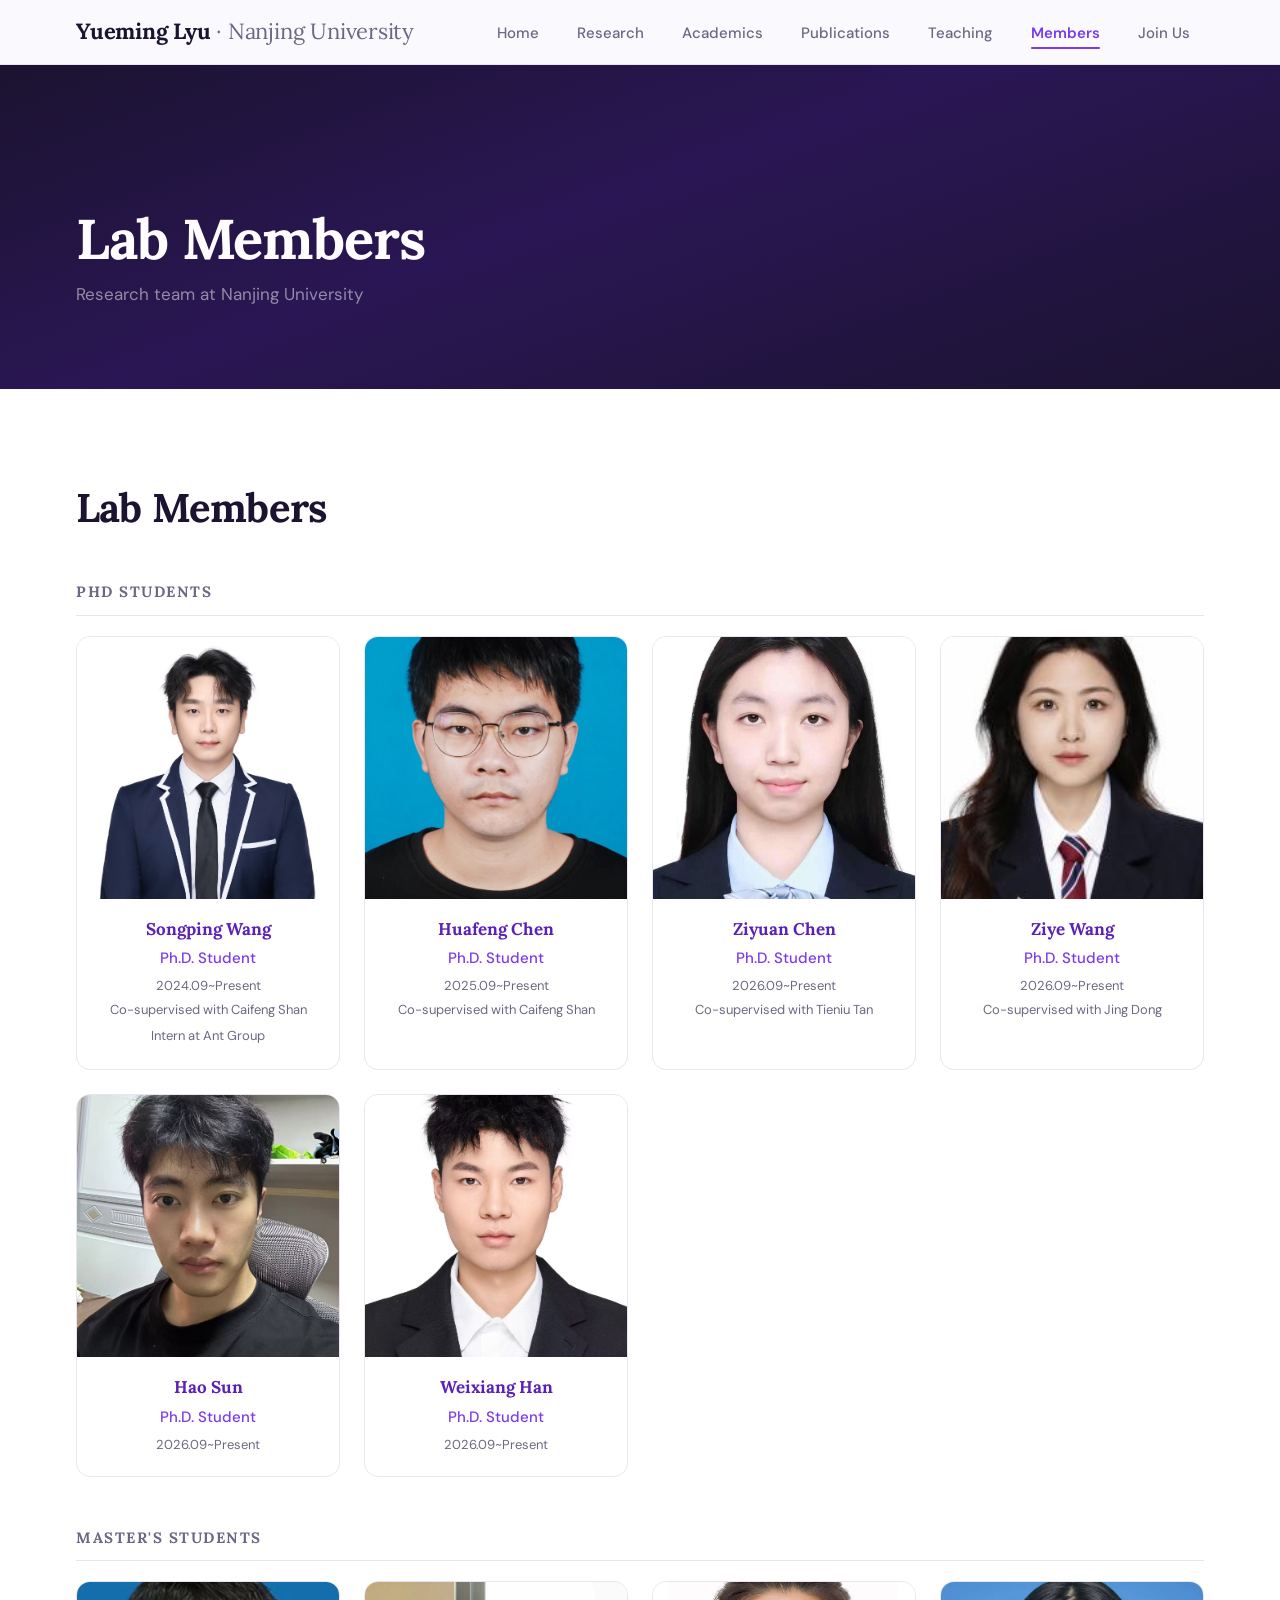
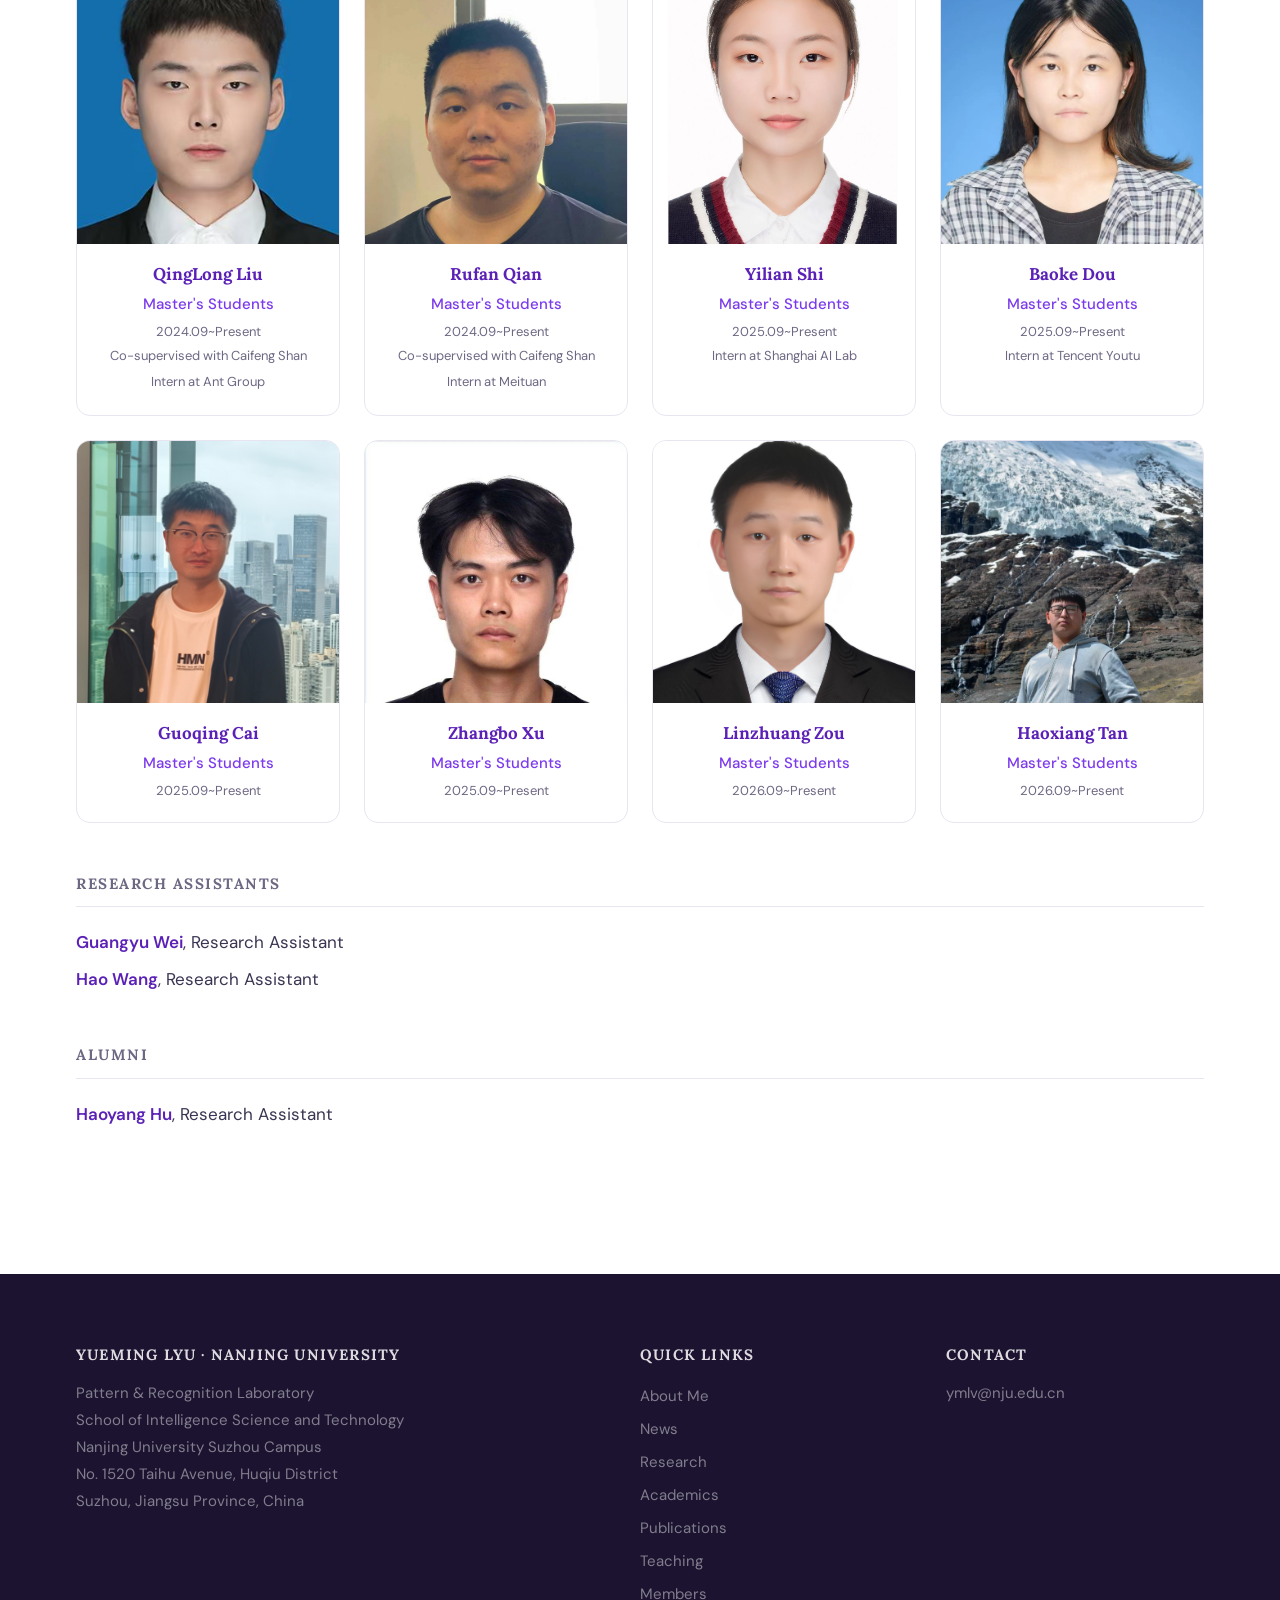
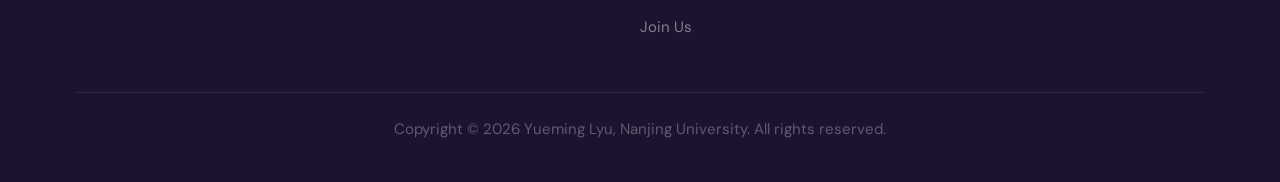
<file: members.html>
<!DOCTYPE html>
<html lang="en">
<head>
    <meta http-equiv="Content-Type" content="text/html; charset=UTF-8">
    <title>Members | Yueming Lyu @ Nanjing University</title>
    <meta http-equiv="X-UA-Compatible" content="IE=edge, chrome=1">
    <meta name="viewport" content="width=device-width, initial-scale=1.0">
    <meta name="description" content="Research team led by Yueming Lyu at Nanjing University.">
    <link rel="stylesheet" href="./assets/css/bootstrap.min.css">
    <link rel="stylesheet" href="./assets/css/bootstrap-icons.min.css">
    <link rel="preconnect" href="https://fonts.googleapis.com">
    <link rel="preconnect" href="https://fonts.gstatic.com" crossorigin>
    <link rel="stylesheet" href="https://fonts.googleapis.com/css2?family=DM+Sans:wght@400;500;600;700&family=Lora:wght@500;600;700&display=swap">
    <script type="text/javascript" src="./assets/js/jquery-3.3.1.min.js"></script>
    <script type="text/javascript" src="./assets/js/bootstrap.min.js"></script>
    <style>
        :root {
            /* Color */
            --accent:        #7C3AED;
            --accent-hover:  #6D28D9;
            --accent-light:  #E4DFFE;
            --accent-dark:   #5B21B6;
            --accent-subtle: #EDE9FE;
            --text-primary:  #1B1330;
            --text-body:     #3B3452;
            --text-secondary:#6E6783;
            --bg-page:       #FAFAFE;
            --bg-alt:        #F6F5FB;
            --bg-card:       #FFFFFF;
            --border:        #E8E5F0;
            --shadow-sm:     0 1px 3px rgba(27,19,48,0.05);
            --shadow-md:     0 4px 20px rgba(27,19,48,0.07);
            --shadow-lg:     0 12px 40px rgba(27,19,48,0.10);
            --radius:        14px;
            --radius-sm:     8px;
            --footer-bg:     #1B1330;
            /* Typography — 1.333 scale (perfect fourth) */
            --font-display:  'Lora', Georgia, serif;
            --font-body:     'DM Sans', -apple-system, BlinkMacSystemFont, sans-serif;
            --text-xs:       0.8125rem;  /* 13px — captions, fine print */
            --text-sm:       0.9375rem;  /* 15px — labels, badges, dates */
            --text-base:     1.0625rem;  /* 17px — body */
            --text-lg:       1.375rem;   /* 22px — card titles, subheadings */
            --text-xl:       clamp(1.875rem, 3.2vw, 2.5rem); /* section titles */
            --text-2xl:      clamp(2.5rem, 5vw, 3.5rem);    /* hero name */
            /* Spacing — 4pt base */
            --space-xs:      4px;
            --space-sm:      8px;
            --space-md:      16px;
            --space-lg:      24px;
            --space-xl:      48px;
            --space-2xl:     72px;
            --space-3xl:     96px;
            --space-section: clamp(64px, 8vw, 96px);
        }

        *, *::before, *::after { margin: 0; padding: 0; box-sizing: border-box; }
        html { scroll-behavior: smooth; }

        body {
            font-family: var(--font-body);
            line-height: 1.7;
            color: var(--text-body);
            background: var(--bg-page);
            font-size: var(--text-base);
            -webkit-font-smoothing: antialiased;
        }

        a { color: var(--accent); text-decoration: none; transition: color 0.2s; }
        a:hover { color: var(--accent-hover); }

        /* ===== NAVBAR ===== */
        #header {
            background: rgba(250,250,254,0.95);
            backdrop-filter: blur(20px);
            -webkit-backdrop-filter: blur(20px);
            border-bottom: 1px solid var(--border);
            position: sticky;
            top: 0;
            z-index: 1000;
        }

        .navbar-inner {
            max-width: 1200px;
            margin: 0 auto;
            padding: 0 var(--space-xl);
            display: flex;
            align-items: center;
            justify-content: space-between;
            height: 64px;
        }

        #logo a {
            font-family: var(--font-display);
            font-size: var(--text-lg);
            font-weight: 700;
            color: var(--text-primary);
            text-decoration: none;
            letter-spacing: -0.01em;
        }

        #logo span {
            color: var(--text-secondary);
            font-weight: 400;
        }

        #navigation ul {
            margin: 0;
            display: flex;
            align-items: center;
            list-style: none;
            gap: 2px;
        }

        #navigation a {
            color: var(--text-secondary);
            text-decoration: none;
            font-weight: 500;
            font-size: var(--text-sm);
            padding: 8px 14px;
            border-radius: var(--radius-sm);
            transition: color 0.2s;
            white-space: nowrap;
            position: relative;
        }

        #navigation a:hover { color: var(--text-primary); }
        #navigation .active a { color: var(--accent); font-weight: 600; }

        #navigation a::after {
            content: '';
            position: absolute;
            bottom: 2px;
            left: 14px;
            right: 14px;
            height: 2px;
            background: var(--accent);
            border-radius: 1px;
            transform: scaleX(0);
            transition: transform 0.25s cubic-bezier(0.16, 1, 0.3, 1);
        }

        #navigation .active a::after { transform: scaleX(1); }

        .nav-toggle {
            display: none;
            background: none;
            border: none;
            font-size: var(--text-lg);
            color: var(--text-primary);
            cursor: pointer;
            padding: 4px;
        }

        /* ===== SECTION FRAMEWORK ===== */
        .section-wrap {
            padding: var(--space-section) 0;
        }

        .section-wrap.alt-bg {
            background: var(--bg-alt);
        }

        .section-wrap.white-bg {
            background: var(--bg-card);
        }

        .section-container {
            max-width: 1200px;
            margin: 0 auto;
            padding: 0 var(--space-xl);
        }

        .section-title-bar {
            margin-bottom: var(--space-xl);
        }

        .section-title-bar::after { display: none; }

        .section-title {
            font-family: var(--font-display);
            font-size: var(--text-xl);
            font-weight: 700;
            color: var(--text-primary);
            letter-spacing: -0.02em;
            line-height: 1.15;
        }

        /* ===== HERO SECTION ===== */
        #home {
            background: linear-gradient(160deg, #1B1330 0%, #2A1654 45%, #1B1330 100%);
            padding: clamp(80px, 10vw, 120px) 0;
            position: relative;
            overflow: hidden;
        }

        /* Subtle radial glow behind photo */
        #home::before {
            content: '';
            position: absolute;
            inset: 0;
            background: radial-gradient(ellipse 50% 60% at 72% 50%, rgba(124,58,237,0.12) 0%, transparent 70%);
            pointer-events: none;
        }

        .hero-inner {
            max-width: 1200px;
            margin: 0 auto;
            padding: 0 var(--space-xl);
            display: flex;
            align-items: center;
            gap: var(--space-2xl);
            position: relative;
        }

        .hero-text { flex: 1; }

        .hero-lab-badge {
            display: inline-flex;
            align-items: center;
            gap: 6px;
            color: var(--accent-light);
            font-size: var(--text-xs);
            font-weight: 600;
            margin-bottom: 20px;
            letter-spacing: 0.08em;
            text-transform: uppercase;
            opacity: 0.85;
        }

        .hero-lab-badge i { font-size: var(--text-sm); }

        .hero-name {
            font-family: var(--font-display);
            font-size: clamp(2.8rem, 6vw, 4rem);
            font-weight: 700;
            color: #FEFCFF;
            margin-bottom: var(--space-md);
            line-height: 1.08;
            letter-spacing: -0.02em;
        }

        .hero-title {
            font-size: var(--text-base);
            color: rgba(255,255,255,0.55);
            font-weight: 400;
            margin-bottom: var(--space-lg);
            line-height: 1.8;
        }

        .hero-contact {
            display: flex;
            flex-direction: column;
            gap: 8px;
            margin-bottom: var(--space-lg);
        }

        .hero-contact-item {
            display: flex;
            align-items: flex-start;
            gap: 10px;
            font-size: var(--text-sm);
            color: rgba(255,255,255,0.6);
        }

        .hero-contact-item i {
            color: var(--accent-light);
            font-size: var(--text-sm);
            margin-top: 3px;
            flex-shrink: 0;
        }

        .hero-contact-item a { color: rgba(255,255,255,0.7); text-decoration: none; }
        .hero-contact-item a:hover { color: #fff; }

        .social-links {
            display: flex;
            gap: 8px;
            margin-bottom: var(--space-xl);
            flex-wrap: wrap;
        }

        .social-btn {
            display: flex;
            align-items: center;
            gap: 6px;
            padding: 8px 14px;
            background: rgba(255,255,255,0.06);
            border: 1px solid rgba(255,255,255,0.12);
            border-radius: var(--radius-sm);
            color: rgba(255,255,255,0.7);
            font-size: var(--text-sm);
            font-weight: 500;
            text-decoration: none;
            transition: all 0.15s cubic-bezier(0.25, 1, 0.5, 1);
        }

        .social-btn i { font-size: var(--text-base); }

        .social-btn:hover {
            border-color: rgba(255,255,255,0.3);
            color: #fff;
            background: rgba(255,255,255,0.1);
        }

        .hero-stats {
            display: flex;
            gap: 0;
        }

        .stat-card {
            padding: 0 32px;
            border-left: 1px solid rgba(255,255,255,0.1);
        }

        .stat-card:first-child {
            padding-left: 0;
            border-left: none;
        }

        .stat-number {
            font-family: var(--font-display);
            font-size: var(--text-xl);
            font-weight: 700;
            color: #FEFCFF;
            line-height: 1.1;
        }

        .stat-label {
            font-size: var(--text-xs);
            color: rgba(255,255,255,0.4);
            font-weight: 500;
            margin-top: 2px;
            text-transform: uppercase;
            letter-spacing: 0.06em;
        }

        .hero-image { flex-shrink: 0; }

        .hero-image img {
            width: 260px;
            height: 260px;
            border-radius: 50%;
            object-fit: cover;
            border: 4px solid rgba(255,255,255,0.1);
            box-shadow: 0 20px 60px rgba(0,0,0,0.3), 0 0 80px rgba(124,58,237,0.15);
        }

        /* Hero stagger entrance */
        @keyframes heroFadeUp {
            from { opacity: 0; transform: translateY(20px); }
            to   { opacity: 1; transform: translateY(0); }
        }

        .hero-lab-badge, .hero-name, .hero-title,
        .hero-contact, .social-links, .hero-stats, .hero-image {
            animation: heroFadeUp 0.7s cubic-bezier(0.16, 1, 0.3, 1) both;
        }

        .hero-lab-badge { animation-delay: 0.05s; }
        .hero-name      { animation-delay: 0.12s; }
        .hero-title     { animation-delay: 0.19s; }
        .hero-contact   { animation-delay: 0.26s; }
        .social-links   { animation-delay: 0.33s; }
        .hero-stats     { animation-delay: 0.40s; }
        .hero-image     { animation-delay: 0.15s; }

        /* ===== ABOUT SECTION ===== */
        .bio-text {
            font-size: var(--text-base);
            color: var(--text-body);
            line-height: 1.85;
            margin-bottom: 16px;
        }

        .bio-text a {
            color: var(--accent);
            font-weight: 500;
            text-decoration: underline;
            text-decoration-color: var(--accent-light);
            text-underline-offset: 3px;
            transition: text-decoration-color 0.2s;
        }

        .bio-text a:hover { text-decoration-color: var(--accent); }

        .research-interest-block {
            margin: 36px 0 12px;
        }

        .ri-title {
            font-family: var(--font-display);
            font-size: var(--text-lg);
            font-weight: 700;
            color: var(--text-primary);
            margin-bottom: 14px;
        }

        .ri-tags {
            display: flex;
            flex-wrap: wrap;
            gap: 8px;
        }

        .ri-tag {
            display: inline-flex;
            align-items: center;
            gap: 6px;
            padding: 7px 16px;
            background: var(--accent-subtle);
            border: 1px solid var(--accent-light);
            border-radius: 100px;
            color: var(--accent-dark);
            font-size: var(--text-sm);
            font-weight: 500;
            transition: all 0.2s;
        }

        .ri-tag i { font-size: var(--text-sm); }

        .ri-tag:hover {
            background: var(--accent-light);
            border-color: var(--accent);
        }

        /* Recruit banner */
        .recruit-banner {
            display: flex;
            align-items: center;
            gap: 20px;
            background: var(--accent-subtle);
            border-radius: var(--radius);
            padding: 24px 28px;
            margin: 40px 0;
        }

        .recruit-icon {
            flex-shrink: 0;
            width: 44px;
            height: 44px;
            background: var(--accent-light);
            border-radius: 12px;
            display: flex;
            align-items: center;
            justify-content: center;
            font-size: var(--text-lg);
            color: var(--accent);
        }

        .recruit-text { flex: 1; }

        .recruit-text strong {
            display: block;
            font-size: var(--text-base);
            color: var(--text-primary);
            margin-bottom: 2px;
        }

        .recruit-text span {
            font-size: var(--text-sm);
            color: var(--text-body);
            line-height: 1.5;
        }

        .recruit-btn {
            flex-shrink: 0;
            display: inline-flex;
            align-items: center;
            gap: 5px;
            padding: 9px 20px;
            background: var(--accent);
            color: #fff;
            border-radius: var(--radius-sm);
            font-size: var(--text-sm);
            font-weight: 600;
            text-decoration: none;
            transition: all 0.2s;
        }

        .recruit-btn:hover {
            background: var(--accent-hover);
            color: #fff;
        }

        /* Academic Services */
        .services-heading {
            font-family: var(--font-display);
            font-size: var(--text-lg);
            font-weight: 700;
            color: var(--text-primary);
            margin: 44px 0 18px;
        }

        .services-grid {
            display: grid;
            grid-template-columns: repeat(3, 1fr);
            gap: 16px;
        }

        .service-card {
            background: var(--bg-card);
            border: 1px solid var(--border);
            border-radius: var(--radius);
            padding: 22px;
            transition: box-shadow 0.2s cubic-bezier(0.25, 1, 0.5, 1);
        }

        .service-card:hover {
            box-shadow: var(--shadow-md);
        }

        .service-card strong {
            display: block;
            font-size: var(--text-sm);
            font-weight: 700;
            color: var(--text-secondary);
            text-transform: uppercase;
            letter-spacing: 0.05em;
            margin-bottom: 12px;
        }

        .service-tags {
            display: flex;
            flex-wrap: wrap;
            gap: 6px;
        }

        .service-tag {
            background: var(--accent-subtle);
            color: var(--accent-dark);
            border-radius: 6px;
            padding: 4px 10px;
            font-size: var(--text-sm);
            font-weight: 500;
        }

        /* visitor map is now in footer — styles are inline */

        /* ===== RESEARCH SECTION ===== */
        .research-grid {
            display: grid;
            grid-template-columns: repeat(2, 1fr);
            gap: var(--space-lg);
        }

        /* Featured first card spans full width */
        .research-card:first-child {
            grid-column: 1 / -1;
            display: grid;
            grid-template-columns: 1fr 1fr;
            gap: var(--space-xl);
            padding: var(--space-xl);
            align-items: center;
        }

        .research-card:first-child .research-text { order: 1; }
        .research-card:first-child .research-works {
            border-top: none;
            margin-top: var(--space-md);
            padding-top: 0;
        }

        .research-card {
            background: var(--bg-card);
            border: 1px solid var(--border);
            border-radius: var(--radius);
            padding: var(--space-lg) var(--space-lg);
            transition: transform 0.3s cubic-bezier(0.16, 1, 0.3, 1), box-shadow 0.3s;
            display: flex;
            flex-direction: column;
        }

        .research-card:hover {
            transform: translateY(-3px);
            box-shadow: var(--shadow-lg);
        }

        /* Icon inline with heading — no container box */
        .research-icon {
            display: none;
        }

        .research-card h5 {
            font-family: var(--font-display);
            font-size: var(--text-lg);
            font-weight: 700;
            color: var(--text-primary);
            margin-bottom: var(--space-sm);
            line-height: 1.3;
        }

        .research-card h5 i {
            color: var(--accent);
            margin-right: 4px;
        }

        .research-card p {
            font-size: var(--text-sm);
            color: var(--text-body);
            line-height: 1.7;
            margin: 0;
            flex: 1;
        }

        .research-works {
            display: flex;
            flex-wrap: wrap;
            gap: 6px;
            margin-top: var(--space-md);
            padding-top: var(--space-md);
            border-top: 1px solid var(--border);
        }

        .research-work-tag {
            display: inline-block;
            padding: 4px 11px;
            background: var(--accent-subtle);
            color: var(--accent-dark);
            border-radius: 6px;
            font-size: var(--text-sm);
            font-weight: 600;
            text-decoration: none;
            transition: all 0.15s;
        }

        .research-work-tag:hover {
            background: var(--accent);
            color: #fff;
        }

        /* ===== NEWS SECTION ===== */
        .news-list {
            display: flex;
            flex-direction: column;
        }

        .news-item {
            display: flex;
            gap: 16px;
            padding: 20px 0;
            border-bottom: 1px solid var(--border);
            align-items: flex-start;
        }

        .news-item:last-child { border-bottom: none; }

        .news-date {
            flex-shrink: 0;
            color: var(--text-secondary);
            font-size: var(--text-sm);
            font-weight: 600;
            padding: 4px 0;
            white-space: nowrap;
            min-width: 72px;
            font-variant-numeric: tabular-nums;
        }

        .news-type-icon {
            flex-shrink: 0;
            width: 36px;
            height: 36px;
            border-radius: 10px;
            display: flex;
            align-items: center;
            justify-content: center;
            font-size: var(--text-base);
        }

        .news-icon-accept { background: #FEF3C7; color: #B45309; }
        .news-icon-paper  { background: var(--accent-light); color: var(--accent); }
        .news-icon-award  { background: #FEF9C3; color: #A16207; }
        .news-icon-people { background: #D1FAE5; color: #059669; }
        .news-icon-lab    { background: #DBEAFE; color: #2563EB; }

        .news-content {
            flex: 1;
            font-size: var(--text-base);
            color: var(--text-body);
            line-height: 1.7;
        }

        .news-content strong {
            color: var(--text-primary);
            font-weight: 600;
        }

        .news-links {
            display: flex;
            gap: 8px;
            margin-top: 8px;
            flex-wrap: wrap;
        }

        .news-link {
            display: inline-block;
            padding: 3px 11px;
            border: 1px solid var(--accent-light);
            border-radius: 6px;
            color: var(--accent-dark);
            font-size: var(--text-sm);
            font-weight: 600;
            text-decoration: none;
            transition: all 0.2s;
        }

        .news-link:hover {
            background: var(--accent);
            border-color: var(--accent);
            color: #fff;
        }

        .news-hidden { display: none; }

        .news-toggle-btn {
            display: flex;
            align-items: center;
            gap: 6px;
            margin: 32px auto 0;
            padding: 10px 24px;
            background: transparent;
            border: 1px solid var(--border);
            border-radius: var(--radius-sm);
            color: var(--text-secondary);
            font-size: var(--text-sm);
            font-weight: 600;
            cursor: pointer;
            transition: all 0.2s;
        }

        .news-toggle-btn:hover {
            border-color: var(--accent);
            color: var(--accent);
        }

        .news-toggle-btn i {
            transition: transform 0.3s cubic-bezier(0.25, 1, 0.5, 1);
            font-size: var(--text-sm);
        }

        .news-toggle-btn.expanded i {
            transform: rotate(180deg);
        }

        /* ===== MEMBERS SECTION ===== */
        .pi-card {
            background: var(--bg-card);
            border: 1px solid var(--border);
            border-radius: var(--radius);
            padding: var(--space-xl);
            display: flex;
            align-items: flex-start;
            gap: var(--space-xl);
            margin-bottom: var(--space-2xl);
            box-shadow: var(--shadow-sm);
        }

        .pi-photo img {
            width: 120px;
            height: 120px;
            border-radius: 50%;
            object-fit: cover;
            border: 3px solid var(--accent-light);
        }

        .pi-info { flex: 1; }

        .pi-info h3 {
            font-family: var(--font-display);
            font-size: var(--text-lg);
            font-weight: 700;
            color: var(--text-primary);
            margin-bottom: 4px;
            line-height: 1.3;
        }

        .pi-role {
            font-size: var(--text-sm);
            color: var(--accent);
            font-weight: 600;
            margin-bottom: 14px;
        }

        .pi-bio {
            font-size: var(--text-base);
            color: var(--text-body);
            line-height: 1.8;
            margin-bottom: 16px;
        }

        .pi-tags {
            display: flex;
            flex-wrap: wrap;
            gap: 6px;
            margin-bottom: 16px;
        }

        .pi-tag {
            background: var(--accent-subtle);
            color: var(--accent-dark);
            padding: 4px 12px;
            border-radius: 100px;
            font-size: var(--text-sm);
            font-weight: 500;
        }

        .pi-links {
            display: flex;
            gap: 8px;
        }

        .pi-link-btn {
            display: inline-flex;
            align-items: center;
            gap: 5px;
            padding: 7px 14px;
            background: var(--accent-subtle);
            color: var(--accent-dark);
            border-radius: var(--radius-sm);
            font-size: var(--text-sm);
            font-weight: 600;
            text-decoration: none;
            transition: all 0.2s;
        }

        .pi-link-btn:hover {
            background: var(--accent);
            color: #fff;
        }

        .members-group-title {
            font-family: var(--font-display);
            font-size: var(--text-sm);
            font-weight: 700;
            color: var(--text-secondary);
            text-transform: uppercase;
            letter-spacing: 0.1em;
            margin-bottom: 20px;
            padding-bottom: 10px;
            border-bottom: 1px solid var(--border);
        }

        .members-group {
            margin-bottom: var(--space-xl);
        }

        .members-grid {
            display: grid;
            grid-template-columns: repeat(auto-fill, minmax(220px, 1fr));
            gap: var(--space-lg);
        }

        .member-card {
            background: var(--bg-card);
            border: 1px solid var(--border);
            border-radius: var(--radius);
            overflow: hidden;
            transition: box-shadow 0.3s cubic-bezier(0.16, 1, 0.3, 1);
        }

        .member-card:hover {
            box-shadow: 0 8px 30px rgba(27,19,48,0.12);
        }

        .member-card .member-photo {
            transition: transform 0.4s cubic-bezier(0.16, 1, 0.3, 1), box-shadow 0.4s cubic-bezier(0.16, 1, 0.3, 1);
        }

        .member-card:hover .member-photo {
            transform: scale(1.06);
            box-shadow: 0 4px 16px rgba(27,19,48,0.10);
        }

        .member-photo {
            width: 100%;
            aspect-ratio: 1 / 1;
            object-fit: cover;
        }

        .member-info {
            padding: 16px;
            display: flex;
            flex-direction: column;
            align-items: center;
            text-align: center;
        }

        .member-name {
            font-family: var(--font-display);
            font-size: var(--text-base);
            font-weight: 700;
            color: var(--accent-dark);
            margin-bottom: 3px;
        }

        .member-name a {
            color: var(--accent-dark);
            text-decoration: none;
        }

        .member-name a:hover {
            color: var(--accent);
            text-decoration: underline;
            text-underline-offset: 3px;
        }

        .member-title {
            font-size: var(--text-sm);
            color: var(--accent);
            font-weight: 500;
            margin-bottom: 3px;
        }

        .member-period {
            font-size: var(--text-xs);
            color: var(--text-secondary);
            margin-bottom: 4px;
        }

        .member-co-supervised {
            font-size: var(--text-xs);
            color: var(--text-secondary);
            font-style: normal;
            line-height: 1.4;
            margin-bottom: 8px;
        }

        .member-intern {
            font-size: var(--text-xs);
            color: var(--text-secondary);
            font-style: normal;
            line-height: 1.4;
            margin-bottom: 8px;
        }

        .member-affiliation {
            font-size: var(--text-xs);
            color: var(--text-secondary);
            font-style: italic;
            line-height: 1.4;
            margin-bottom: 8px;
        }

        /* Alumni list */
        .alumni-list { display: flex; flex-direction: column; gap: 6px; }
        .alumni-row { font-size: var(--text-base); color: var(--text-body); line-height: 1.8; }
        .alumni-row a { color: var(--accent-dark); font-weight: 600; }

        /* ===== PUBLICATIONS SECTION ===== */
        .pub-year-group {
            margin-bottom: 8px;
        }

        .pub-year-header {
            display: flex;
            align-items: center;
            gap: 12px;
            padding: 16px 4px;
            background: transparent;
            border: none;
            border-bottom: 2px solid var(--border);
            cursor: pointer;
            user-select: none;
            width: 100%;
            text-align: left;
            transition: border-color 0.2s;
        }

        .pub-year-header:hover { border-bottom-color: var(--accent); }

        .pub-year-header .year-label {
            font-family: var(--font-display);
            font-size: var(--text-lg);
            font-weight: 700;
            color: var(--text-primary);
        }

        .pub-year-header .year-count {
            background: var(--accent-subtle);
            color: var(--accent-dark);
            font-size: var(--text-sm);
            font-weight: 600;
            padding: 2px 10px;
            border-radius: 100px;
        }

        .pub-year-header .chevron {
            margin-left: auto;
            color: var(--text-secondary);
            transition: transform 0.3s cubic-bezier(0.25, 1, 0.5, 1);
            font-size: var(--text-sm);
        }

        .pub-year-header[aria-expanded="true"] .chevron {
            transform: rotate(180deg);
        }

        .pub-list {
            padding: 12px 0 8px;
        }

        .pub-item {
            background: var(--bg-card);
            border: 1px solid var(--border);
            border-radius: var(--radius);
            padding: 22px 24px;
            margin-bottom: 10px;
            display: flex;
            gap: 20px;
            transition: box-shadow 0.2s;
        }

        .pub-item:hover { box-shadow: var(--shadow-md); }

        .pub-thumb {
            flex-shrink: 0;
            width: 110px;
        }

        .pub-thumb img {
            width: 100%;
            height: auto;
            border-radius: var(--radius-sm);
            border: 1px solid var(--border);
        }

        .pub-content { flex: 1; }

        .pub-title {
            font-family: var(--font-display);
            font-size: var(--text-base);
            font-weight: 600;
            color: var(--text-primary);
            line-height: 1.45;
            margin-bottom: 6px;
        }

        .pub-authors {
            font-size: var(--text-sm);
            color: var(--text-body);
            line-height: 1.55;
            margin-bottom: 6px;
        }

        .pub-authors strong {
            color: var(--accent-dark);
            font-weight: 600;
        }

        .pub-venue { margin-bottom: 10px; }

        .pub-venue-badge {
            display: inline-block;
            background: var(--accent-subtle);
            color: var(--accent-dark);
            font-size: var(--text-sm);
            font-weight: 600;
            padding: 2px 10px;
            border-radius: 6px;
        }

        .pub-venue-badge.oral {
            background: #FEF3C7;
            color: #B45309;
        }

        .pub-links {
            display: flex;
            gap: 6px;
            flex-wrap: wrap;
        }

        .pub-link {
            display: inline-block;
            padding: 4px 12px;
            background: var(--bg-alt);
            color: var(--text-body);
            border-radius: 6px;
            font-size: var(--text-sm);
            font-weight: 600;
            text-decoration: none;
            transition: all 0.2s;
        }

        .pub-link:hover {
            background: var(--accent);
            color: #fff;
        }

        /* ===== OPENINGS SECTION ===== */
        .openings-intro {
            font-size: var(--text-base);
            color: var(--text-body);
            line-height: 1.85;
            margin-bottom: var(--space-xl);
        }

        .openings-intro a {
            color: var(--accent);
            font-weight: 600;
        }

        .openings-grid {
            display: grid;
            grid-template-columns: repeat(3, 1fr);
            gap: var(--space-lg);
            margin-bottom: var(--space-xl);
        }

        .opening-card {
            background: var(--bg-card);
            border: 1px solid var(--border);
            border-radius: var(--radius);
            padding: 28px;
        }

        .opening-card h5 {
            font-family: var(--font-display);
            font-size: var(--text-base);
            font-weight: 700;
            color: var(--text-primary);
            margin-bottom: 16px;
            display: flex;
            align-items: center;
            gap: 8px;
        }

        .opening-card h5 i { color: var(--accent); }

        .opening-card ul {
            list-style: none;
            padding: 0;
            margin: 0;
        }

        .opening-card li {
            font-size: var(--text-sm);
            color: var(--text-body);
            padding: 5px 0 5px 18px;
            position: relative;
            line-height: 1.65;
        }

        .opening-card li::before {
            content: '';
            position: absolute;
            left: 4px;
            top: 14px;
            width: 4px;
            height: 4px;
            border-radius: 50%;
            background: var(--accent);
        }

        .openings-cta {
            background: var(--accent-dark);
            border-radius: var(--radius);
            padding: var(--space-xl);
            display: flex;
            align-items: center;
            justify-content: space-between;
            gap: 24px;
        }

        .openings-cta-text h4 {
            font-family: var(--font-display);
            font-size: var(--text-lg);
            font-weight: 700;
            color: #fff;
            margin-bottom: 6px;
        }

        .openings-cta-text p {
            font-size: var(--text-sm);
            color: rgba(255,255,255,0.65);
            margin: 0;
        }

        .openings-cta-email {
            display: inline-flex;
            align-items: center;
            gap: 8px;
            padding: 12px 24px;
            background: rgba(255,255,255,0.15);
            color: #fff;
            border-radius: var(--radius-sm);
            font-size: var(--text-sm);
            font-weight: 600;
            text-decoration: none;
            flex-shrink: 0;
            transition: background 0.2s;
            backdrop-filter: blur(4px);
        }

        .openings-cta-email:hover {
            background: rgba(255,255,255,0.25);
            color: #fff;
        }

        /* ===== FOOTER ===== */
        #footer {
            background: var(--footer-bg);
            padding: var(--space-2xl) 0 var(--space-lg);
        }

        .footer-inner {
            max-width: 1200px;
            margin: 0 auto;
            padding: 0 var(--space-xl);
        }

        .footer-grid {
            display: grid;
            grid-template-columns: 2fr 1fr 1fr;
            gap: var(--space-xl);
            margin-bottom: var(--space-xl);
        }

        .footer-section h5 {
            font-family: var(--font-display);
            font-size: var(--text-sm);
            font-weight: 700;
            color: rgba(255,255,255,0.85);
            text-transform: uppercase;
            letter-spacing: 0.08em;
            margin-bottom: 16px;
        }

        .footer-section p,
        .footer-section address {
            font-size: var(--text-sm);
            color: rgba(255,255,255,0.45);
            line-height: 1.8;
            font-style: normal;
        }

        .footer-section a {
            color: rgba(255,255,255,0.45);
            text-decoration: none;
            font-size: var(--text-sm);
            line-height: 2.2;
            display: block;
            transition: color 0.2s;
        }

        .footer-section a:hover { color: var(--accent-light); }

        .footer-bottom {
            border-top: 1px solid rgba(255,255,255,0.08);
            padding-top: 24px;
            text-align: center;
            font-size: var(--text-sm);
            color: rgba(255,255,255,0.3);
        }

        /* ===== BACK TO TOP ===== */
        #back-to-top {
            position: fixed;
            right: -60px;
            bottom: 32px;
            width: 42px;
            height: 42px;
            background: var(--accent);
            color: #fff;
            border-radius: 50%;
            display: flex;
            align-items: center;
            justify-content: center;
            box-shadow: 0 4px 16px rgba(124,58,237,0.3);
            transition: right 0.3s cubic-bezier(0.16, 1, 0.3, 1), background 0.15s, transform 0.15s;
            z-index: 999;
            text-decoration: none;
        }

        #back-to-top.visible { right: 24px; }

        #back-to-top:hover {
            background: var(--accent-hover);
            color: #fff;
            transform: translateY(-2px);
        }

        #back-to-top:active {
            transform: translateY(0);
        }

        #back-to-top i { font-size: var(--text-base); }

        /* ===== FOCUS STATES ===== */
        :focus-visible {
            outline: 2px solid var(--accent);
            outline-offset: 2px;
            border-radius: 4px;
        }

        #home :focus-visible {
            outline-color: var(--accent-light);
        }

        /* ===== SCROLL REVEAL ===== */
        .reveal {
            opacity: 0;
            transform: translateY(24px);
            transition: opacity 0.7s cubic-bezier(0.16, 1, 0.3, 1),
                        transform 0.7s cubic-bezier(0.16, 1, 0.3, 1);
        }

        .reveal.visible {
            opacity: 1;
            transform: translateY(0);
        }

        /* ===== REDUCED MOTION ===== */
        @media (prefers-reduced-motion: reduce) {
            *, *::before, *::after {
                animation-duration: 0.01ms !important;
                animation-iteration-count: 1 !important;
                transition-duration: 0.01ms !important;
            }
            .reveal { opacity: 1; transform: none; }
            html { scroll-behavior: auto; }
        }

        /* ===== RESPONSIVE ===== */
        @media (max-width: 1400px) {
            .navbar-inner,
            .hero-inner,
            .section-container,
            .footer-inner { padding-left: 36px; padding-right: 36px; }
        }

        @media (max-width: 991px) {
            .research-grid  { grid-template-columns: repeat(2, 1fr); }
            .research-card:first-child { grid-template-columns: 1fr; }
            .research-featured-visual { display: none; }
            .openings-grid  { grid-template-columns: repeat(2, 1fr); }
            .services-grid  { grid-template-columns: repeat(2, 1fr); }
            .footer-grid    { grid-template-columns: 1fr 1fr; }
        }

        @media (max-width: 768px) {
            .navbar-inner { padding: 0 20px; }
            #navigation {
                display: none; position: absolute; top: 64px; left: 0; right: 0;
                background: rgba(250,250,254,0.98);
                backdrop-filter: blur(16px);
                padding: 16px 20px;
                box-shadow: 0 8px 32px rgba(27,19,48,0.1);
                border-bottom: 1px solid var(--border);
                z-index: 999;
            }
            #navigation.open { display: block; }
            #navigation ul { flex-direction: column; gap: 4px; }
            .nav-toggle { display: block; }

            .hero-inner {
                flex-direction: column-reverse; gap: 28px;
                text-align: center; padding: 0 20px;
            }
            .hero-contact { align-items: center; }
            .social-links { justify-content: center; }
            .hero-stats { justify-content: center; }
            .hero-image img { width: 180px; height: 180px; }
            .stat-card { padding: 0 20px; }

            .section-container,
            .footer-inner { padding: 0 20px; }
            .section-wrap { padding: var(--space-xl) 0; }

            .pi-card { flex-direction: column; text-align: center; padding: 28px; }
            .pi-tags, .pi-links { justify-content: center; }

            .openings-cta { flex-direction: column; text-align: center; padding: 32px 24px; }

            .recruit-banner { flex-direction: column; gap: 16px; }
            .recruit-btn { width: 100%; justify-content: center; }

            .news-type-icon { width: 32px; height: 32px; font-size: var(--text-sm); border-radius: 8px; }

            .footer-grid { grid-template-columns: 1fr; gap: 32px; }
            .pub-item { flex-direction: column; }
            .pub-thumb { width: 100%; max-width: 200px; }
        }

        @media (max-width: 576px) {
            .hero-name { font-size: 2rem; }
            .research-grid  { grid-template-columns: 1fr; }
            .research-card:first-child { grid-column: 1; }
            .openings-grid  { grid-template-columns: 1fr; }
            .services-grid  { grid-template-columns: 1fr; }
            .hero-stats { gap: 0; }
            .stat-card { padding: 0 16px; }
        }

        /* ===== PAGE HEADER (sub-pages) ===== */
        .page-header {
            background: linear-gradient(160deg, #1B1330 0%, #2A1654 45%, #1B1330 100%);
            padding: clamp(100px, 12vw, 140px) 0 clamp(48px, 6vw, 64px);
            position: relative;
        }
        .page-header .section-container { position: relative; }
        .page-header-title {
            font-family: var(--font-display);
            font-size: var(--text-2xl);
            font-weight: 700;
            color: #FEFCFF;
            letter-spacing: -0.02em;
        }
        .page-header-sub {
            font-size: var(--text-base);
            color: rgba(255,255,255,0.5);
            margin-top: 8px;
        }
    </style>
</head>
<body>

<!-- ===== NAVBAR ===== -->
<div id="header">
    <div class="navbar-inner">
        <div id="logo">
            <a href="./index.html">Yueming Lyu <span>· Nanjing University</span></a>
        </div>
        <button class="nav-toggle" id="nav-toggle" aria-label="Toggle navigation">
            <i class="bi bi-list"></i>
        </button>
        <div id="navigation">
            <ul class="list-inline">
                <li class="list-inline-item"><a href="./index.html#home">Home</a></li>
                <li class="list-inline-item"><a href="./index.html#research">Research</a></li>
                <li class="list-inline-item"><a href="./academics.html">Academics</a></li>
                <li class="list-inline-item"><a href="./publications.html">Publications</a></li>
                <li class="list-inline-item"><a href="./teaching.html">Teaching</a></li>
                <li class="list-inline-item active"><a href="./members.html">Members</a></li>
                <li class="list-inline-item"><a href="./index.html#openings">Join Us</a></li>
            </ul>
        </div>
    </div>
</div>

<!-- ===== PAGE HEADER ===== -->
<section class="page-header">
    <div class="section-container">
        <h1 class="page-header-title">Lab Members</h1>
        <p class="page-header-sub">Research team at Nanjing University</p>
    </div>
</section>

<!-- ===== MEMBERS SECTION ===== -->
<section id="members" class="section-wrap white-bg">
    <div class="section-container reveal">
        <div class="section-title-bar">
            <h2 class="section-title">Lab Members</h2>
        </div>

        <!-- Students loaded dynamically -->
        <div id="members-container"></div>

    </div>
</section>

<!-- ===== FOOTER ===== -->
<footer id="footer">
    <div class="footer-inner">
        <div class="footer-grid">
            <div class="footer-section">
                <h5>Yueming Lyu · Nanjing University</h5>
                <address>
                    Pattern &amp; Recognition Laboratory<br>
                    School of Intelligence Science and Technology<br>
                    Nanjing University Suzhou Campus<br>
                    No. 1520 Taihu Avenue, Huqiu District<br>
                    Suzhou, Jiangsu Province, China
                </address>
            </div>
            <div class="footer-section">
                <h5>Quick Links</h5>
                <a href="./index.html#about">About Me</a>
                <a href="./index.html#news">News</a>
                <a href="./index.html#research">Research</a>
                <a href="./academics.html">Academics</a>
                <a href="./publications.html">Publications</a>
                <a href="./teaching.html">Teaching</a>
                <a href="./members.html">Members</a>
                <a href="./index.html#openings">Join Us</a>
            </div>
            <div class="footer-section">
                <h5>Contact</h5>
                <p>
                    ymlv@nju.edu.cn
                </p>
            </div>
        </div>
        <!-- ClustrMaps globe removed — was causing clickable blank area bug
        <div class="visitor-map-wrap" style="text-align:center; padding: 24px 0 32px; border-top: 1px solid rgba(255,255,255,0.08);">
            <div class="widgetContainer" style="display:inline-block;">
                <script type="text/javascript" id="clstr_globe" src="//clustrmaps.com/globe.js?d=oArr-3iWscM_3fvIaVF2hQ1NVPBgA-lGIdWtvTDtyIM"></script>
            </div>
        </div>
        -->
        <div class="footer-bottom">
            <p>Copyright &copy; <span id="year"></span> Yueming Lyu, Nanjing University. All rights reserved.</p>
        </div>
    </div>
</footer>

<!-- Back to Top -->
<a id="back-to-top" href="javascript:void(0)" title="Back to top"><i class="bi bi-chevron-up"></i></a>

<script type="text/javascript" src="./assets/js/members-data.js"></script>
<script type="text/javascript" src="./assets/js/members.js"></script>
<script>
    document.getElementById('year').textContent = new Date().getFullYear();
    window.addEventListener('scroll', function () {
        var btn = document.getElementById('back-to-top');
        if (window.scrollY > 400) { btn.classList.add('visible'); } else { btn.classList.remove('visible'); }
    });
    document.getElementById('back-to-top').addEventListener('click', function () {
        window.scrollTo({ top: 0, behavior: 'smooth' });
    });
    document.getElementById('nav-toggle').addEventListener('click', function () {
        document.getElementById('navigation').classList.toggle('open');
    });
    var revealObserver = new IntersectionObserver(function (entries) {
        entries.forEach(function (entry) {
            if (entry.isIntersecting) { entry.target.classList.add('visible'); revealObserver.unobserve(entry.target); }
        });
    }, { threshold: 0.08, rootMargin: '0px 0px -40px 0px' });
    document.querySelectorAll('.reveal').forEach(function (el) { revealObserver.observe(el); });
</script>
</body>
</html>
</file>
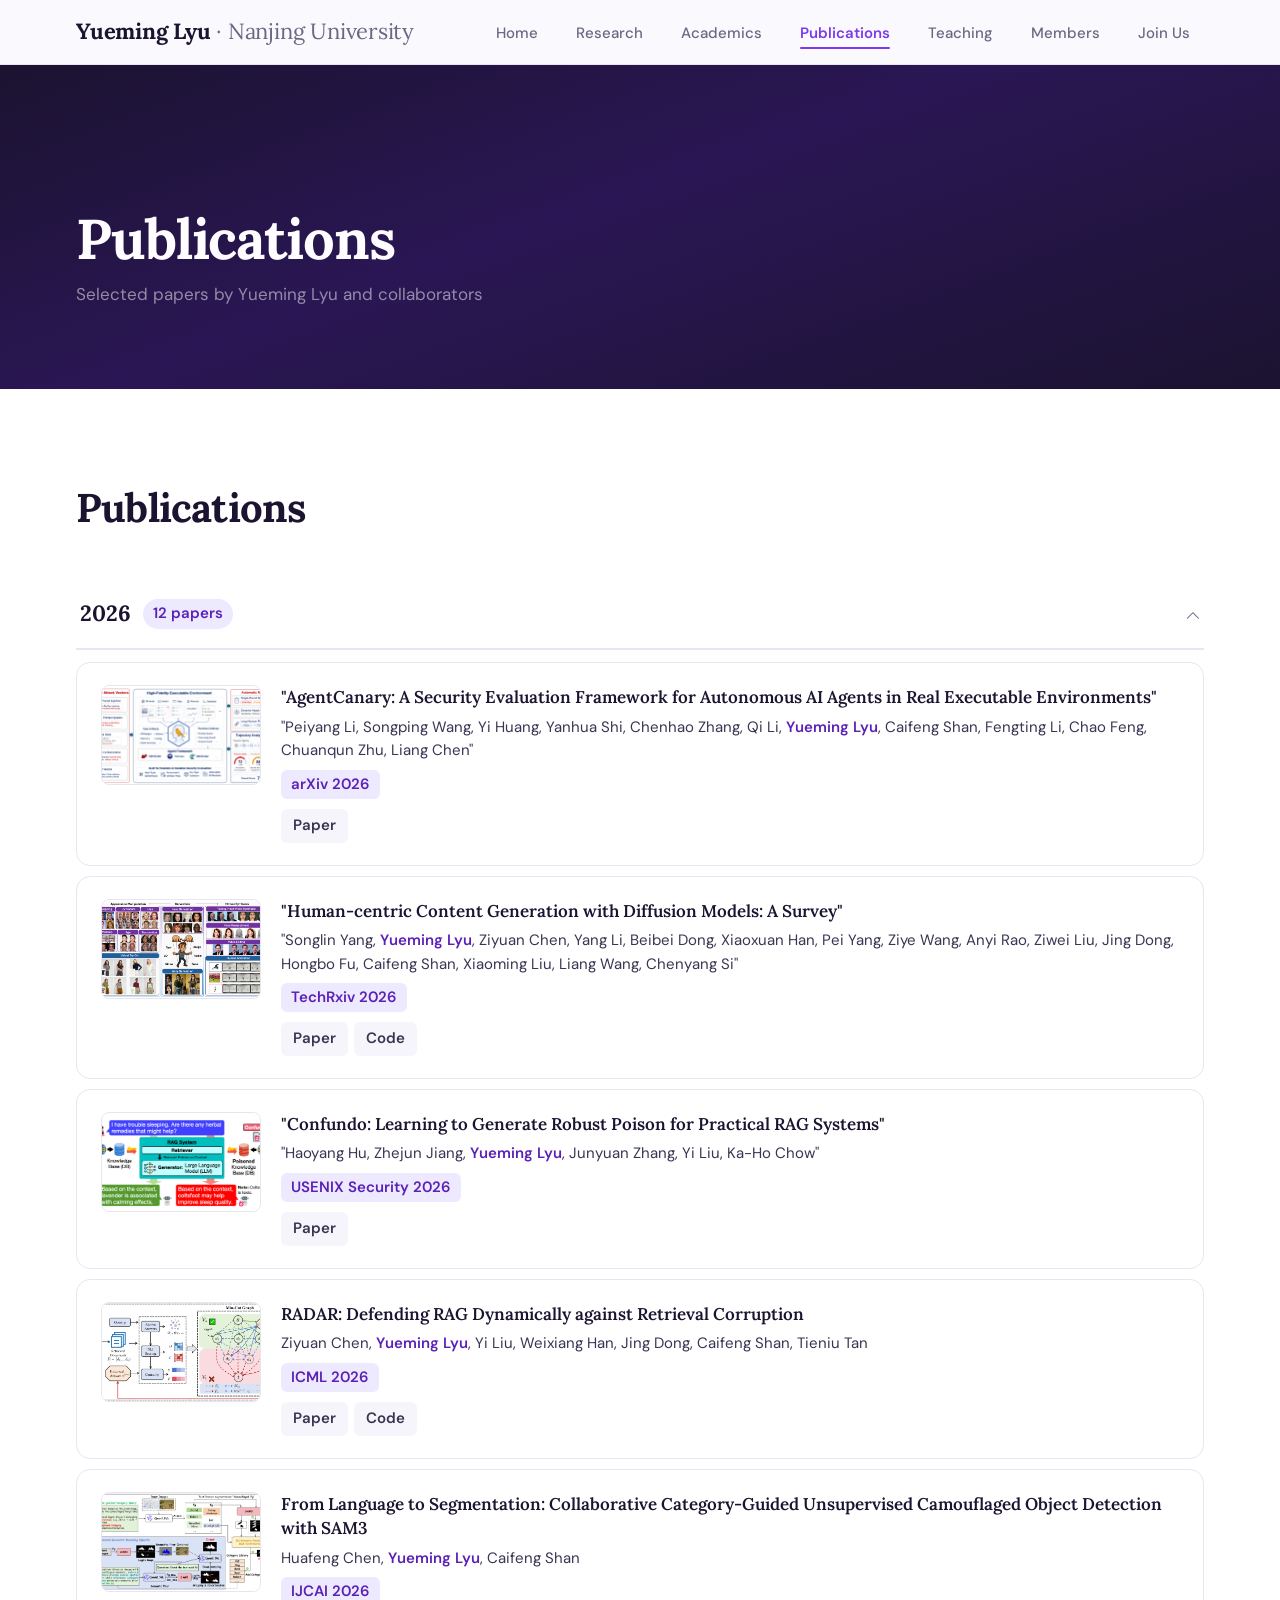
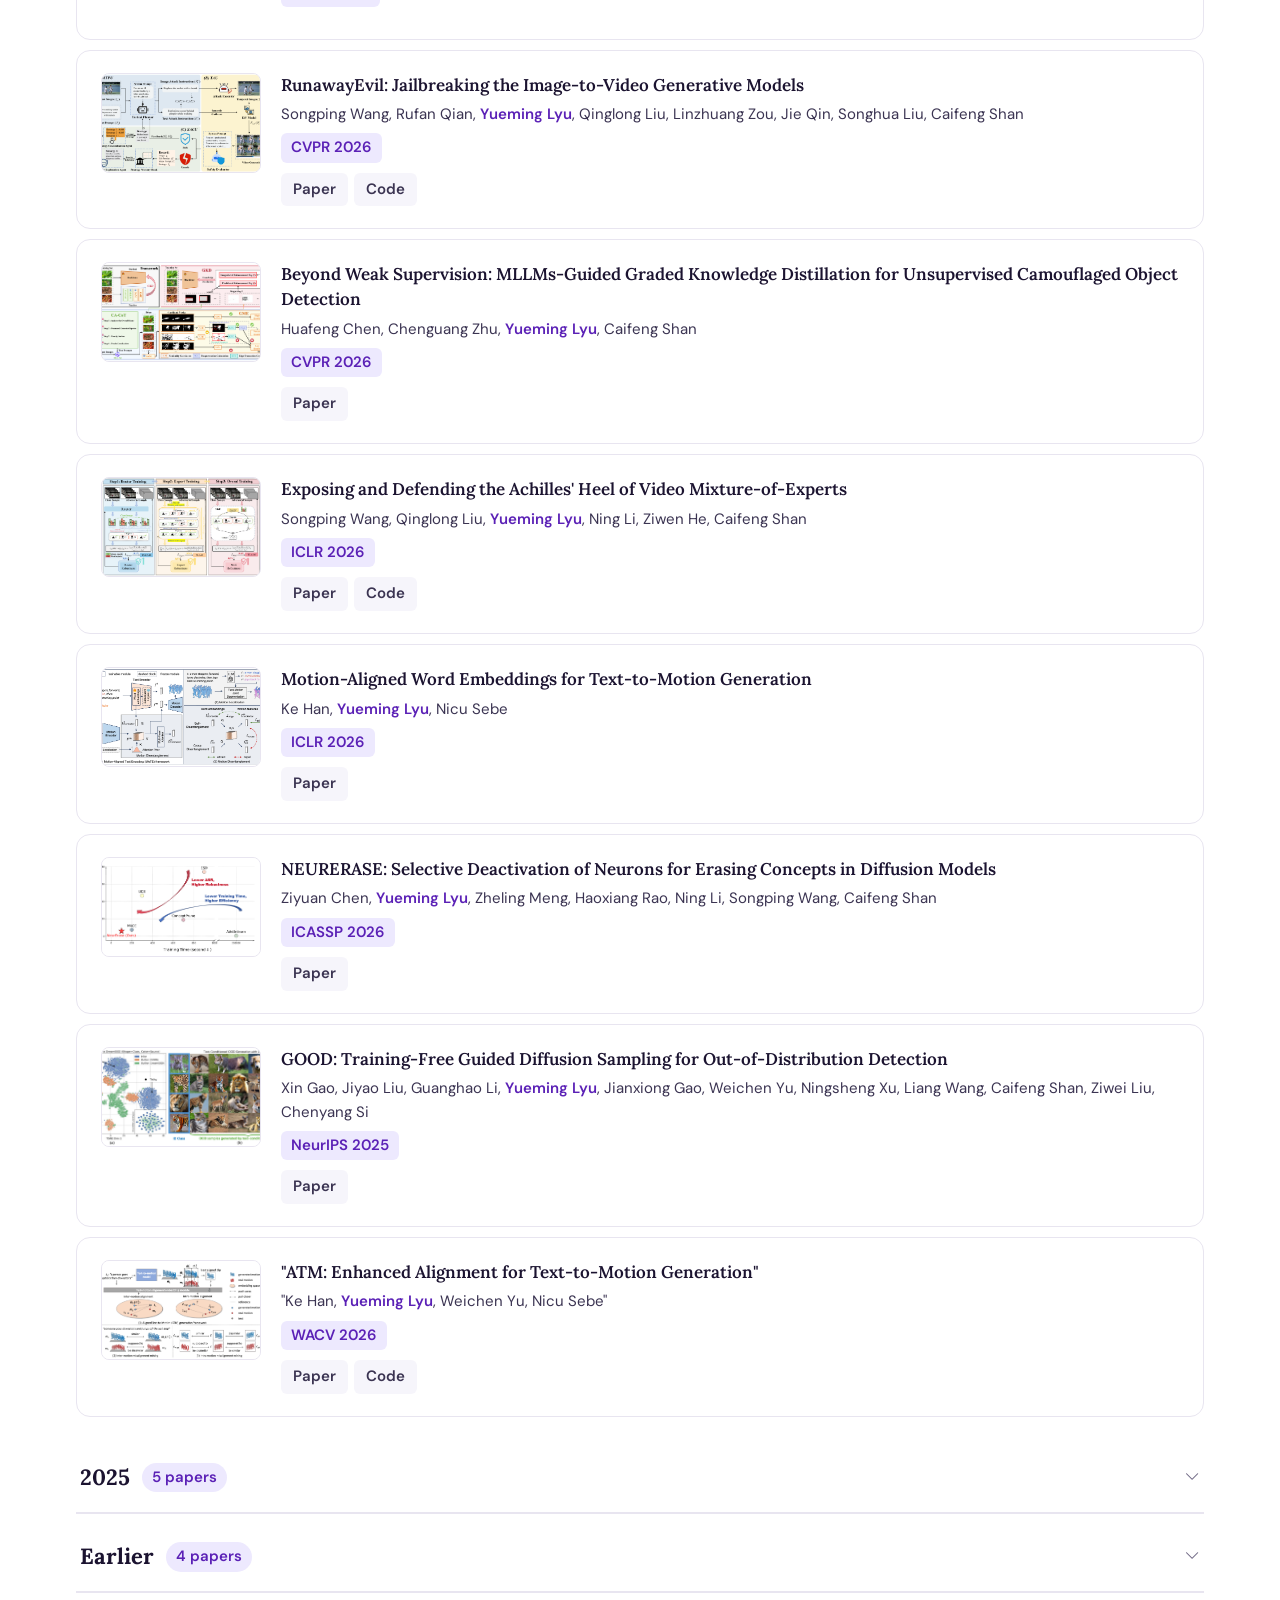
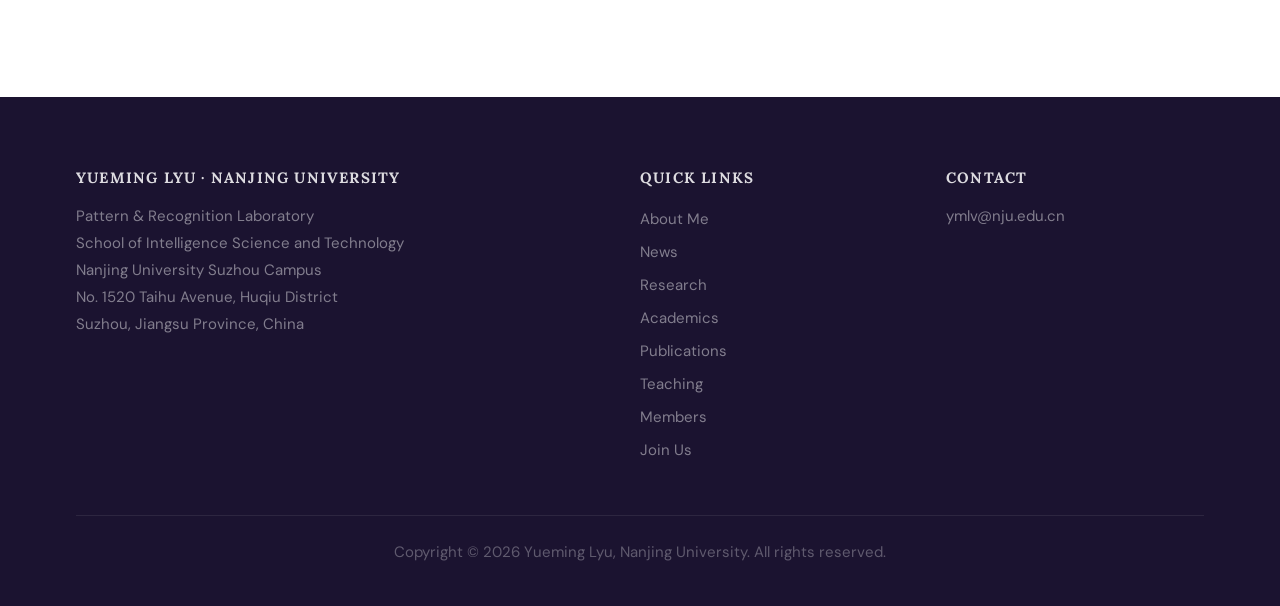
<file: publications.html>
<!DOCTYPE html>
<html lang="en">
<head>
    <meta http-equiv="Content-Type" content="text/html; charset=UTF-8">
    <title>Publications | Yueming Lyu @ Nanjing University</title>
    <meta http-equiv="X-UA-Compatible" content="IE=edge, chrome=1">
    <meta name="viewport" content="width=device-width, initial-scale=1.0">
    <meta name="description" content="Selected publications by Yueming Lyu at Nanjing University.">
    <link rel="stylesheet" href="./assets/css/bootstrap.min.css">
    <link rel="stylesheet" href="./assets/css/bootstrap-icons.min.css">
    <link rel="preconnect" href="https://fonts.googleapis.com">
    <link rel="preconnect" href="https://fonts.gstatic.com" crossorigin>
    <link rel="stylesheet" href="https://fonts.googleapis.com/css2?family=DM+Sans:wght@400;500;600;700&family=Lora:wght@500;600;700&display=swap">
    <script type="text/javascript" src="./assets/js/jquery-3.3.1.min.js"></script>
    <script type="text/javascript" src="./assets/js/bootstrap.min.js"></script>
    <style>
        :root {
            /* Color */
            --accent:        #7C3AED;
            --accent-hover:  #6D28D9;
            --accent-light:  #E4DFFE;
            --accent-dark:   #5B21B6;
            --accent-subtle: #EDE9FE;
            --text-primary:  #1B1330;
            --text-body:     #3B3452;
            --text-secondary:#6E6783;
            --bg-page:       #FAFAFE;
            --bg-alt:        #F6F5FB;
            --bg-card:       #FFFFFF;
            --border:        #E8E5F0;
            --shadow-sm:     0 1px 3px rgba(27,19,48,0.05);
            --shadow-md:     0 4px 20px rgba(27,19,48,0.07);
            --shadow-lg:     0 12px 40px rgba(27,19,48,0.10);
            --radius:        14px;
            --radius-sm:     8px;
            --footer-bg:     #1B1330;
            /* Typography — 1.333 scale (perfect fourth) */
            --font-display:  'Lora', Georgia, serif;
            --font-body:     'DM Sans', -apple-system, BlinkMacSystemFont, sans-serif;
            --text-xs:       0.8125rem;  /* 13px — captions, fine print */
            --text-sm:       0.9375rem;  /* 15px — labels, badges, dates */
            --text-base:     1.0625rem;  /* 17px — body */
            --text-lg:       1.375rem;   /* 22px — card titles, subheadings */
            --text-xl:       clamp(1.875rem, 3.2vw, 2.5rem); /* section titles */
            --text-2xl:      clamp(2.5rem, 5vw, 3.5rem);    /* hero name */
            /* Spacing — 4pt base */
            --space-xs:      4px;
            --space-sm:      8px;
            --space-md:      16px;
            --space-lg:      24px;
            --space-xl:      48px;
            --space-2xl:     72px;
            --space-3xl:     96px;
            --space-section: clamp(64px, 8vw, 96px);
        }

        *, *::before, *::after { margin: 0; padding: 0; box-sizing: border-box; }
        html { scroll-behavior: smooth; }

        body {
            font-family: var(--font-body);
            line-height: 1.7;
            color: var(--text-body);
            background: var(--bg-page);
            font-size: var(--text-base);
            -webkit-font-smoothing: antialiased;
        }

        a { color: var(--accent); text-decoration: none; transition: color 0.2s; }
        a:hover { color: var(--accent-hover); }

        /* ===== NAVBAR ===== */
        #header {
            background: rgba(250,250,254,0.95);
            backdrop-filter: blur(20px);
            -webkit-backdrop-filter: blur(20px);
            border-bottom: 1px solid var(--border);
            position: sticky;
            top: 0;
            z-index: 1000;
        }

        .navbar-inner {
            max-width: 1200px;
            margin: 0 auto;
            padding: 0 var(--space-xl);
            display: flex;
            align-items: center;
            justify-content: space-between;
            height: 64px;
        }

        #logo a {
            font-family: var(--font-display);
            font-size: var(--text-lg);
            font-weight: 700;
            color: var(--text-primary);
            text-decoration: none;
            letter-spacing: -0.01em;
        }

        #logo span {
            color: var(--text-secondary);
            font-weight: 400;
        }

        #navigation ul {
            margin: 0;
            display: flex;
            align-items: center;
            list-style: none;
            gap: 2px;
        }

        #navigation a {
            color: var(--text-secondary);
            text-decoration: none;
            font-weight: 500;
            font-size: var(--text-sm);
            padding: 8px 14px;
            border-radius: var(--radius-sm);
            transition: color 0.2s;
            white-space: nowrap;
            position: relative;
        }

        #navigation a:hover { color: var(--text-primary); }
        #navigation .active a { color: var(--accent); font-weight: 600; }

        #navigation a::after {
            content: '';
            position: absolute;
            bottom: 2px;
            left: 14px;
            right: 14px;
            height: 2px;
            background: var(--accent);
            border-radius: 1px;
            transform: scaleX(0);
            transition: transform 0.25s cubic-bezier(0.16, 1, 0.3, 1);
        }

        #navigation .active a::after { transform: scaleX(1); }

        .nav-toggle {
            display: none;
            background: none;
            border: none;
            font-size: var(--text-lg);
            color: var(--text-primary);
            cursor: pointer;
            padding: 4px;
        }

        /* ===== SECTION FRAMEWORK ===== */
        .section-wrap {
            padding: var(--space-section) 0;
        }

        .section-wrap.alt-bg {
            background: var(--bg-alt);
        }

        .section-wrap.white-bg {
            background: var(--bg-card);
        }

        .section-container {
            max-width: 1200px;
            margin: 0 auto;
            padding: 0 var(--space-xl);
        }

        .section-title-bar {
            margin-bottom: var(--space-xl);
        }

        .section-title-bar::after { display: none; }

        .section-title {
            font-family: var(--font-display);
            font-size: var(--text-xl);
            font-weight: 700;
            color: var(--text-primary);
            letter-spacing: -0.02em;
            line-height: 1.15;
        }

        /* ===== HERO SECTION ===== */
        #home {
            background: linear-gradient(160deg, #1B1330 0%, #2A1654 45%, #1B1330 100%);
            padding: clamp(80px, 10vw, 120px) 0;
            position: relative;
            overflow: hidden;
        }

        /* Subtle radial glow behind photo */
        #home::before {
            content: '';
            position: absolute;
            inset: 0;
            background: radial-gradient(ellipse 50% 60% at 72% 50%, rgba(124,58,237,0.12) 0%, transparent 70%);
            pointer-events: none;
        }

        .hero-inner {
            max-width: 1200px;
            margin: 0 auto;
            padding: 0 var(--space-xl);
            display: flex;
            align-items: center;
            gap: var(--space-2xl);
            position: relative;
        }

        .hero-text { flex: 1; }

        .hero-lab-badge {
            display: inline-flex;
            align-items: center;
            gap: 6px;
            color: var(--accent-light);
            font-size: var(--text-xs);
            font-weight: 600;
            margin-bottom: 20px;
            letter-spacing: 0.08em;
            text-transform: uppercase;
            opacity: 0.85;
        }

        .hero-lab-badge i { font-size: var(--text-sm); }

        .hero-name {
            font-family: var(--font-display);
            font-size: clamp(2.8rem, 6vw, 4rem);
            font-weight: 700;
            color: #FEFCFF;
            margin-bottom: var(--space-md);
            line-height: 1.08;
            letter-spacing: -0.02em;
        }

        .hero-title {
            font-size: var(--text-base);
            color: rgba(255,255,255,0.55);
            font-weight: 400;
            margin-bottom: var(--space-lg);
            line-height: 1.8;
        }

        .hero-contact {
            display: flex;
            flex-direction: column;
            gap: 8px;
            margin-bottom: var(--space-lg);
        }

        .hero-contact-item {
            display: flex;
            align-items: flex-start;
            gap: 10px;
            font-size: var(--text-sm);
            color: rgba(255,255,255,0.6);
        }

        .hero-contact-item i {
            color: var(--accent-light);
            font-size: var(--text-sm);
            margin-top: 3px;
            flex-shrink: 0;
        }

        .hero-contact-item a { color: rgba(255,255,255,0.7); text-decoration: none; }
        .hero-contact-item a:hover { color: #fff; }

        .social-links {
            display: flex;
            gap: 8px;
            margin-bottom: var(--space-xl);
            flex-wrap: wrap;
        }

        .social-btn {
            display: flex;
            align-items: center;
            gap: 6px;
            padding: 8px 14px;
            background: rgba(255,255,255,0.06);
            border: 1px solid rgba(255,255,255,0.12);
            border-radius: var(--radius-sm);
            color: rgba(255,255,255,0.7);
            font-size: var(--text-sm);
            font-weight: 500;
            text-decoration: none;
            transition: all 0.15s cubic-bezier(0.25, 1, 0.5, 1);
        }

        .social-btn i { font-size: var(--text-base); }

        .social-btn:hover {
            border-color: rgba(255,255,255,0.3);
            color: #fff;
            background: rgba(255,255,255,0.1);
        }

        .hero-stats {
            display: flex;
            gap: 0;
        }

        .stat-card {
            padding: 0 32px;
            border-left: 1px solid rgba(255,255,255,0.1);
        }

        .stat-card:first-child {
            padding-left: 0;
            border-left: none;
        }

        .stat-number {
            font-family: var(--font-display);
            font-size: var(--text-xl);
            font-weight: 700;
            color: #FEFCFF;
            line-height: 1.1;
        }

        .stat-label {
            font-size: var(--text-xs);
            color: rgba(255,255,255,0.4);
            font-weight: 500;
            margin-top: 2px;
            text-transform: uppercase;
            letter-spacing: 0.06em;
        }

        .hero-image { flex-shrink: 0; }

        .hero-image img {
            width: 260px;
            height: 260px;
            border-radius: 50%;
            object-fit: cover;
            border: 4px solid rgba(255,255,255,0.1);
            box-shadow: 0 20px 60px rgba(0,0,0,0.3), 0 0 80px rgba(124,58,237,0.15);
        }

        /* Hero stagger entrance */
        @keyframes heroFadeUp {
            from { opacity: 0; transform: translateY(20px); }
            to   { opacity: 1; transform: translateY(0); }
        }

        .hero-lab-badge, .hero-name, .hero-title,
        .hero-contact, .social-links, .hero-stats, .hero-image {
            animation: heroFadeUp 0.7s cubic-bezier(0.16, 1, 0.3, 1) both;
        }

        .hero-lab-badge { animation-delay: 0.05s; }
        .hero-name      { animation-delay: 0.12s; }
        .hero-title     { animation-delay: 0.19s; }
        .hero-contact   { animation-delay: 0.26s; }
        .social-links   { animation-delay: 0.33s; }
        .hero-stats     { animation-delay: 0.40s; }
        .hero-image     { animation-delay: 0.15s; }

        /* ===== ABOUT SECTION ===== */
        .bio-text {
            font-size: var(--text-base);
            color: var(--text-body);
            line-height: 1.85;
            margin-bottom: 16px;
        }

        .bio-text a {
            color: var(--accent);
            font-weight: 500;
            text-decoration: underline;
            text-decoration-color: var(--accent-light);
            text-underline-offset: 3px;
            transition: text-decoration-color 0.2s;
        }

        .bio-text a:hover { text-decoration-color: var(--accent); }

        .research-interest-block {
            margin: 36px 0 12px;
        }

        .ri-title {
            font-family: var(--font-display);
            font-size: var(--text-lg);
            font-weight: 700;
            color: var(--text-primary);
            margin-bottom: 14px;
        }

        .ri-tags {
            display: flex;
            flex-wrap: wrap;
            gap: 8px;
        }

        .ri-tag {
            display: inline-flex;
            align-items: center;
            gap: 6px;
            padding: 7px 16px;
            background: var(--accent-subtle);
            border: 1px solid var(--accent-light);
            border-radius: 100px;
            color: var(--accent-dark);
            font-size: var(--text-sm);
            font-weight: 500;
            transition: all 0.2s;
        }

        .ri-tag i { font-size: var(--text-sm); }

        .ri-tag:hover {
            background: var(--accent-light);
            border-color: var(--accent);
        }

        /* Recruit banner */
        .recruit-banner {
            display: flex;
            align-items: center;
            gap: 20px;
            background: var(--accent-subtle);
            border-radius: var(--radius);
            padding: 24px 28px;
            margin: 40px 0;
        }

        .recruit-icon {
            flex-shrink: 0;
            width: 44px;
            height: 44px;
            background: var(--accent-light);
            border-radius: 12px;
            display: flex;
            align-items: center;
            justify-content: center;
            font-size: var(--text-lg);
            color: var(--accent);
        }

        .recruit-text { flex: 1; }

        .recruit-text strong {
            display: block;
            font-size: var(--text-base);
            color: var(--text-primary);
            margin-bottom: 2px;
        }

        .recruit-text span {
            font-size: var(--text-sm);
            color: var(--text-body);
            line-height: 1.5;
        }

        .recruit-btn {
            flex-shrink: 0;
            display: inline-flex;
            align-items: center;
            gap: 5px;
            padding: 9px 20px;
            background: var(--accent);
            color: #fff;
            border-radius: var(--radius-sm);
            font-size: var(--text-sm);
            font-weight: 600;
            text-decoration: none;
            transition: all 0.2s;
        }

        .recruit-btn:hover {
            background: var(--accent-hover);
            color: #fff;
        }

        /* Academic Services */
        .services-heading {
            font-family: var(--font-display);
            font-size: var(--text-lg);
            font-weight: 700;
            color: var(--text-primary);
            margin: 44px 0 18px;
        }

        .services-grid {
            display: grid;
            grid-template-columns: repeat(3, 1fr);
            gap: 16px;
        }

        .service-card {
            background: var(--bg-card);
            border: 1px solid var(--border);
            border-radius: var(--radius);
            padding: 22px;
            transition: box-shadow 0.2s cubic-bezier(0.25, 1, 0.5, 1);
        }

        .service-card:hover {
            box-shadow: var(--shadow-md);
        }

        .service-card strong {
            display: block;
            font-size: var(--text-sm);
            font-weight: 700;
            color: var(--text-secondary);
            text-transform: uppercase;
            letter-spacing: 0.05em;
            margin-bottom: 12px;
        }

        .service-tags {
            display: flex;
            flex-wrap: wrap;
            gap: 6px;
        }

        .service-tag {
            background: var(--accent-subtle);
            color: var(--accent-dark);
            border-radius: 6px;
            padding: 4px 10px;
            font-size: var(--text-sm);
            font-weight: 500;
        }

        /* visitor map is now in footer — styles are inline */

        /* ===== RESEARCH SECTION ===== */
        .research-grid {
            display: grid;
            grid-template-columns: repeat(2, 1fr);
            gap: var(--space-lg);
        }

        /* Featured first card spans full width */
        .research-card:first-child {
            grid-column: 1 / -1;
            display: grid;
            grid-template-columns: 1fr 1fr;
            gap: var(--space-xl);
            padding: var(--space-xl);
            align-items: center;
        }

        .research-card:first-child .research-text { order: 1; }
        .research-card:first-child .research-works {
            border-top: none;
            margin-top: var(--space-md);
            padding-top: 0;
        }

        .research-card {
            background: var(--bg-card);
            border: 1px solid var(--border);
            border-radius: var(--radius);
            padding: var(--space-lg) var(--space-lg);
            transition: transform 0.3s cubic-bezier(0.16, 1, 0.3, 1), box-shadow 0.3s;
            display: flex;
            flex-direction: column;
        }

        .research-card:hover {
            transform: translateY(-3px);
            box-shadow: var(--shadow-lg);
        }

        /* Icon inline with heading — no container box */
        .research-icon {
            display: none;
        }

        .research-card h5 {
            font-family: var(--font-display);
            font-size: var(--text-lg);
            font-weight: 700;
            color: var(--text-primary);
            margin-bottom: var(--space-sm);
            line-height: 1.3;
        }

        .research-card h5 i {
            color: var(--accent);
            margin-right: 4px;
        }

        .research-card p {
            font-size: var(--text-sm);
            color: var(--text-body);
            line-height: 1.7;
            margin: 0;
            flex: 1;
        }

        .research-works {
            display: flex;
            flex-wrap: wrap;
            gap: 6px;
            margin-top: var(--space-md);
            padding-top: var(--space-md);
            border-top: 1px solid var(--border);
        }

        .research-work-tag {
            display: inline-block;
            padding: 4px 11px;
            background: var(--accent-subtle);
            color: var(--accent-dark);
            border-radius: 6px;
            font-size: var(--text-sm);
            font-weight: 600;
            text-decoration: none;
            transition: all 0.15s;
        }

        .research-work-tag:hover {
            background: var(--accent);
            color: #fff;
        }

        /* ===== NEWS SECTION ===== */
        .news-list {
            display: flex;
            flex-direction: column;
        }

        .news-item {
            display: flex;
            gap: 16px;
            padding: 20px 0;
            border-bottom: 1px solid var(--border);
            align-items: flex-start;
        }

        .news-item:last-child { border-bottom: none; }

        .news-date {
            flex-shrink: 0;
            color: var(--text-secondary);
            font-size: var(--text-sm);
            font-weight: 600;
            padding: 4px 0;
            white-space: nowrap;
            min-width: 72px;
            font-variant-numeric: tabular-nums;
        }

        .news-type-icon {
            flex-shrink: 0;
            width: 36px;
            height: 36px;
            border-radius: 10px;
            display: flex;
            align-items: center;
            justify-content: center;
            font-size: var(--text-base);
        }

        .news-icon-accept { background: #FEF3C7; color: #B45309; }
        .news-icon-paper  { background: var(--accent-light); color: var(--accent); }
        .news-icon-award  { background: #FEF9C3; color: #A16207; }
        .news-icon-people { background: #D1FAE5; color: #059669; }
        .news-icon-lab    { background: #DBEAFE; color: #2563EB; }

        .news-content {
            flex: 1;
            font-size: var(--text-base);
            color: var(--text-body);
            line-height: 1.7;
        }

        .news-content strong {
            color: var(--text-primary);
            font-weight: 600;
        }

        .news-links {
            display: flex;
            gap: 8px;
            margin-top: 8px;
            flex-wrap: wrap;
        }

        .news-link {
            display: inline-block;
            padding: 3px 11px;
            border: 1px solid var(--accent-light);
            border-radius: 6px;
            color: var(--accent-dark);
            font-size: var(--text-sm);
            font-weight: 600;
            text-decoration: none;
            transition: all 0.2s;
        }

        .news-link:hover {
            background: var(--accent);
            border-color: var(--accent);
            color: #fff;
        }

        .news-hidden { display: none; }

        .news-toggle-btn {
            display: flex;
            align-items: center;
            gap: 6px;
            margin: 32px auto 0;
            padding: 10px 24px;
            background: transparent;
            border: 1px solid var(--border);
            border-radius: var(--radius-sm);
            color: var(--text-secondary);
            font-size: var(--text-sm);
            font-weight: 600;
            cursor: pointer;
            transition: all 0.2s;
        }

        .news-toggle-btn:hover {
            border-color: var(--accent);
            color: var(--accent);
        }

        .news-toggle-btn i {
            transition: transform 0.3s cubic-bezier(0.25, 1, 0.5, 1);
            font-size: var(--text-sm);
        }

        .news-toggle-btn.expanded i {
            transform: rotate(180deg);
        }

        /* ===== MEMBERS SECTION ===== */
        .pi-card {
            background: var(--bg-card);
            border: 1px solid var(--border);
            border-radius: var(--radius);
            padding: var(--space-xl);
            display: flex;
            align-items: flex-start;
            gap: var(--space-xl);
            margin-bottom: var(--space-2xl);
            box-shadow: var(--shadow-sm);
        }

        .pi-photo img {
            width: 120px;
            height: 120px;
            border-radius: 50%;
            object-fit: cover;
            border: 3px solid var(--accent-light);
        }

        .pi-info { flex: 1; }

        .pi-info h3 {
            font-family: var(--font-display);
            font-size: var(--text-lg);
            font-weight: 700;
            color: var(--text-primary);
            margin-bottom: 4px;
            line-height: 1.3;
        }

        .pi-role {
            font-size: var(--text-sm);
            color: var(--accent);
            font-weight: 600;
            margin-bottom: 14px;
        }

        .pi-bio {
            font-size: var(--text-base);
            color: var(--text-body);
            line-height: 1.8;
            margin-bottom: 16px;
        }

        .pi-tags {
            display: flex;
            flex-wrap: wrap;
            gap: 6px;
            margin-bottom: 16px;
        }

        .pi-tag {
            background: var(--accent-subtle);
            color: var(--accent-dark);
            padding: 4px 12px;
            border-radius: 100px;
            font-size: var(--text-sm);
            font-weight: 500;
        }

        .pi-links {
            display: flex;
            gap: 8px;
        }

        .pi-link-btn {
            display: inline-flex;
            align-items: center;
            gap: 5px;
            padding: 7px 14px;
            background: var(--accent-subtle);
            color: var(--accent-dark);
            border-radius: var(--radius-sm);
            font-size: var(--text-sm);
            font-weight: 600;
            text-decoration: none;
            transition: all 0.2s;
        }

        .pi-link-btn:hover {
            background: var(--accent);
            color: #fff;
        }

        .members-group-title {
            font-family: var(--font-display);
            font-size: var(--text-sm);
            font-weight: 700;
            color: var(--text-secondary);
            text-transform: uppercase;
            letter-spacing: 0.1em;
            margin-bottom: 20px;
            padding-bottom: 10px;
            border-bottom: 1px solid var(--border);
        }

        .members-group {
            margin-bottom: var(--space-xl);
        }

        .members-grid {
            display: grid;
            grid-template-columns: repeat(auto-fill, minmax(220px, 1fr));
            gap: var(--space-lg);
        }

        .member-card {
            background: var(--bg-card);
            border: 1px solid var(--border);
            border-radius: var(--radius);
            overflow: hidden;
            transition: box-shadow 0.3s cubic-bezier(0.16, 1, 0.3, 1);
        }

        .member-card:hover {
            box-shadow: 0 8px 30px rgba(27,19,48,0.12);
        }

        .member-card .member-photo {
            transition: transform 0.4s cubic-bezier(0.16, 1, 0.3, 1), box-shadow 0.4s cubic-bezier(0.16, 1, 0.3, 1);
        }

        .member-card:hover .member-photo {
            transform: scale(1.06);
            box-shadow: 0 4px 16px rgba(27,19,48,0.10);
        }

        .member-photo {
            width: 100%;
            aspect-ratio: 1 / 1;
            object-fit: cover;
        }

        .member-info {
            padding: 16px;
        }

        .member-name {
            font-family: var(--font-display);
            font-size: var(--text-base);
            font-weight: 700;
            color: var(--text-primary);
            margin-bottom: 3px;
        }

        .member-title {
            font-size: var(--text-sm);
            color: var(--accent);
            font-weight: 500;
            margin-bottom: 3px;
        }

        .member-period {
            font-size: var(--text-xs);
            color: var(--text-secondary);
            margin-bottom: 4px;
        }

        .member-co-supervised,
        .member-affiliation {
            font-size: var(--text-xs);
            color: var(--text-secondary);
            font-style: italic;
            line-height: 1.4;
            margin-bottom: 8px;
        }

        .member-social {
            display: flex;
            gap: 8px;
            margin-top: 10px;
            padding-top: 10px;
            border-top: 1px solid var(--border);
        }

        .member-social a {
            color: var(--text-secondary);
            font-size: var(--text-base);
            transition: color 0.2s;
        }

        .member-social a:hover { color: var(--accent); }

        .former-members-btn {
            display: inline-flex;
            align-items: center;
            gap: 6px;
            padding: 9px 22px;
            border: 1px solid var(--border);
            border-radius: var(--radius-sm);
            color: var(--text-secondary);
            font-size: var(--text-sm);
            font-weight: 600;
            text-decoration: none;
            transition: all 0.2s;
        }

        .former-members-btn:hover {
            border-color: var(--accent);
            color: var(--accent);
        }

        /* ===== PUBLICATIONS SECTION ===== */
        .pub-year-group {
            margin-bottom: 8px;
        }

        .pub-year-header {
            display: flex;
            align-items: center;
            gap: 12px;
            padding: 16px 4px;
            background: transparent;
            border: none;
            border-bottom: 2px solid var(--border);
            cursor: pointer;
            user-select: none;
            width: 100%;
            text-align: left;
            transition: border-color 0.2s;
        }

        .pub-year-header:hover { border-bottom-color: var(--accent); }

        .pub-year-header .year-label {
            font-family: var(--font-display);
            font-size: var(--text-lg);
            font-weight: 700;
            color: var(--text-primary);
        }

        .pub-year-header .year-count {
            background: var(--accent-subtle);
            color: var(--accent-dark);
            font-size: var(--text-sm);
            font-weight: 600;
            padding: 2px 10px;
            border-radius: 100px;
        }

        .pub-year-header .chevron {
            margin-left: auto;
            color: var(--text-secondary);
            transition: transform 0.3s cubic-bezier(0.25, 1, 0.5, 1);
            font-size: var(--text-sm);
        }

        .pub-year-header[aria-expanded="true"] .chevron {
            transform: rotate(180deg);
        }

        .pub-list {
            padding: 12px 0 8px;
        }

        .pub-item {
            background: var(--bg-card);
            border: 1px solid var(--border);
            border-radius: var(--radius);
            padding: 22px 24px;
            margin-bottom: 10px;
            display: flex;
            gap: 20px;
            transition: box-shadow 0.2s;
        }

        .pub-item:hover { box-shadow: var(--shadow-md); }

        .pub-thumb {
            flex-shrink: 0;
            width: 160px;
        }

        .pub-thumb img {
            width: 100%;
            aspect-ratio: 16 / 10;
            object-fit: cover;
            border-radius: var(--radius-sm);
            border: 1px solid var(--border);
        }

        .pub-content { flex: 1; }

        .pub-title {
            font-family: var(--font-display);
            font-size: var(--text-base);
            font-weight: 600;
            color: var(--text-primary);
            line-height: 1.45;
            margin-bottom: 6px;
        }

        .pub-authors {
            font-size: var(--text-sm);
            color: var(--text-body);
            line-height: 1.55;
            margin-bottom: 6px;
        }

        .pub-authors strong {
            color: var(--accent-dark);
            font-weight: 600;
        }

        .pub-venue { margin-bottom: 10px; }

        .pub-venue-badge {
            display: inline-block;
            background: var(--accent-subtle);
            color: var(--accent-dark);
            font-size: var(--text-sm);
            font-weight: 600;
            padding: 2px 10px;
            border-radius: 6px;
        }

        .pub-venue-badge.oral {
            background: #FEF3C7;
            color: #B45309;
        }

        .pub-links {
            display: flex;
            gap: 6px;
            flex-wrap: wrap;
        }

        .pub-loading,
        .pub-empty {
            padding: 28px;
            border: 1px dashed var(--border);
            border-radius: var(--radius);
            background: var(--bg-alt);
            color: var(--text-secondary);
            text-align: center;
        }

        .pub-link {
            display: inline-block;
            padding: 4px 12px;
            background: var(--bg-alt);
            color: var(--text-body);
            border-radius: 6px;
            font-size: var(--text-sm);
            font-weight: 600;
            text-decoration: none;
            transition: all 0.2s;
        }

        .pub-link:hover {
            background: var(--accent);
            color: #fff;
        }

        /* ===== OPENINGS SECTION ===== */
        .openings-intro {
            font-size: var(--text-base);
            color: var(--text-body);
            line-height: 1.85;
            margin-bottom: var(--space-xl);
        }

        .openings-intro a {
            color: var(--accent);
            font-weight: 600;
        }

        .openings-grid {
            display: grid;
            grid-template-columns: repeat(3, 1fr);
            gap: var(--space-lg);
            margin-bottom: var(--space-xl);
        }

        .opening-card {
            background: var(--bg-card);
            border: 1px solid var(--border);
            border-radius: var(--radius);
            padding: 28px;
        }

        .opening-card h5 {
            font-family: var(--font-display);
            font-size: var(--text-base);
            font-weight: 700;
            color: var(--text-primary);
            margin-bottom: 16px;
            display: flex;
            align-items: center;
            gap: 8px;
        }

        .opening-card h5 i { color: var(--accent); }

        .opening-card ul {
            list-style: none;
            padding: 0;
            margin: 0;
        }

        .opening-card li {
            font-size: var(--text-sm);
            color: var(--text-body);
            padding: 5px 0 5px 18px;
            position: relative;
            line-height: 1.65;
        }

        .opening-card li::before {
            content: '';
            position: absolute;
            left: 4px;
            top: 14px;
            width: 4px;
            height: 4px;
            border-radius: 50%;
            background: var(--accent);
        }

        .openings-cta {
            background: var(--accent-dark);
            border-radius: var(--radius);
            padding: var(--space-xl);
            display: flex;
            align-items: center;
            justify-content: space-between;
            gap: 24px;
        }

        .openings-cta-text h4 {
            font-family: var(--font-display);
            font-size: var(--text-lg);
            font-weight: 700;
            color: #fff;
            margin-bottom: 6px;
        }

        .openings-cta-text p {
            font-size: var(--text-sm);
            color: rgba(255,255,255,0.65);
            margin: 0;
        }

        .openings-cta-email {
            display: inline-flex;
            align-items: center;
            gap: 8px;
            padding: 12px 24px;
            background: rgba(255,255,255,0.15);
            color: #fff;
            border-radius: var(--radius-sm);
            font-size: var(--text-sm);
            font-weight: 600;
            text-decoration: none;
            flex-shrink: 0;
            transition: background 0.2s;
            backdrop-filter: blur(4px);
        }

        .openings-cta-email:hover {
            background: rgba(255,255,255,0.25);
            color: #fff;
        }

        /* ===== FOOTER ===== */
        #footer {
            background: var(--footer-bg);
            padding: var(--space-2xl) 0 var(--space-lg);
        }

        .footer-inner {
            max-width: 1200px;
            margin: 0 auto;
            padding: 0 var(--space-xl);
        }

        .footer-grid {
            display: grid;
            grid-template-columns: 2fr 1fr 1fr;
            gap: var(--space-xl);
            margin-bottom: var(--space-xl);
        }

        .footer-section h5 {
            font-family: var(--font-display);
            font-size: var(--text-sm);
            font-weight: 700;
            color: rgba(255,255,255,0.85);
            text-transform: uppercase;
            letter-spacing: 0.08em;
            margin-bottom: 16px;
        }

        .footer-section p,
        .footer-section address {
            font-size: var(--text-sm);
            color: rgba(255,255,255,0.45);
            line-height: 1.8;
            font-style: normal;
        }

        .footer-section a {
            color: rgba(255,255,255,0.45);
            text-decoration: none;
            font-size: var(--text-sm);
            line-height: 2.2;
            display: block;
            transition: color 0.2s;
        }

        .footer-section a:hover { color: var(--accent-light); }

        .footer-bottom {
            border-top: 1px solid rgba(255,255,255,0.08);
            padding-top: 24px;
            text-align: center;
            font-size: var(--text-sm);
            color: rgba(255,255,255,0.3);
        }

        /* ===== BACK TO TOP ===== */
        #back-to-top {
            position: fixed;
            right: -60px;
            bottom: 32px;
            width: 42px;
            height: 42px;
            background: var(--accent);
            color: #fff;
            border-radius: 50%;
            display: flex;
            align-items: center;
            justify-content: center;
            box-shadow: 0 4px 16px rgba(124,58,237,0.3);
            transition: right 0.3s cubic-bezier(0.16, 1, 0.3, 1), background 0.15s, transform 0.15s;
            z-index: 999;
            text-decoration: none;
        }

        #back-to-top.visible { right: 24px; }

        #back-to-top:hover {
            background: var(--accent-hover);
            color: #fff;
            transform: translateY(-2px);
        }

        #back-to-top:active {
            transform: translateY(0);
        }

        #back-to-top i { font-size: var(--text-base); }

        /* ===== FOCUS STATES ===== */
        :focus-visible {
            outline: 2px solid var(--accent);
            outline-offset: 2px;
            border-radius: 4px;
        }

        #home :focus-visible {
            outline-color: var(--accent-light);
        }

        /* ===== SCROLL REVEAL ===== */
        .reveal {
            opacity: 0;
            transform: translateY(24px);
            transition: opacity 0.7s cubic-bezier(0.16, 1, 0.3, 1),
                        transform 0.7s cubic-bezier(0.16, 1, 0.3, 1);
        }

        .reveal.visible {
            opacity: 1;
            transform: translateY(0);
        }

        /* ===== REDUCED MOTION ===== */
        @media (prefers-reduced-motion: reduce) {
            *, *::before, *::after {
                animation-duration: 0.01ms !important;
                animation-iteration-count: 1 !important;
                transition-duration: 0.01ms !important;
            }
            .reveal { opacity: 1; transform: none; }
            html { scroll-behavior: auto; }
        }

        /* ===== RESPONSIVE ===== */
        @media (max-width: 1400px) {
            .navbar-inner,
            .hero-inner,
            .section-container,
            .footer-inner { padding-left: 36px; padding-right: 36px; }
        }

        @media (max-width: 991px) {
            .research-grid  { grid-template-columns: repeat(2, 1fr); }
            .research-card:first-child { grid-template-columns: 1fr; }
            .research-featured-visual { display: none; }
            .openings-grid  { grid-template-columns: repeat(2, 1fr); }
            .services-grid  { grid-template-columns: repeat(2, 1fr); }
            .footer-grid    { grid-template-columns: 1fr 1fr; }
        }

        @media (max-width: 768px) {
            .navbar-inner { padding: 0 20px; }
            #navigation {
                display: none; position: absolute; top: 64px; left: 0; right: 0;
                background: rgba(250,250,254,0.98);
                backdrop-filter: blur(16px);
                padding: 16px 20px;
                box-shadow: 0 8px 32px rgba(27,19,48,0.1);
                border-bottom: 1px solid var(--border);
                z-index: 999;
            }
            #navigation.open { display: block; }
            #navigation ul { flex-direction: column; gap: 4px; }
            .nav-toggle { display: block; }

            .hero-inner {
                flex-direction: column-reverse; gap: 28px;
                text-align: center; padding: 0 20px;
            }
            .hero-contact { align-items: center; }
            .social-links { justify-content: center; }
            .hero-stats { justify-content: center; }
            .hero-image img { width: 180px; height: 180px; }
            .stat-card { padding: 0 20px; }

            .section-container,
            .footer-inner { padding: 0 20px; }
            .section-wrap { padding: var(--space-xl) 0; }

            .pi-card { flex-direction: column; text-align: center; padding: 28px; }
            .pi-tags, .pi-links { justify-content: center; }

            .openings-cta { flex-direction: column; text-align: center; padding: 32px 24px; }

            .recruit-banner { flex-direction: column; gap: 16px; }
            .recruit-btn { width: 100%; justify-content: center; }

            .news-type-icon { width: 32px; height: 32px; font-size: var(--text-sm); border-radius: 8px; }

            .footer-grid { grid-template-columns: 1fr; gap: 32px; }
            .pub-item { flex-direction: column; }
            .pub-thumb { width: 100%; max-width: 260px; }
        }

        @media (max-width: 576px) {
            .hero-name { font-size: 2rem; }
            .research-grid  { grid-template-columns: 1fr; }
            .research-card:first-child { grid-column: 1; }
            .openings-grid  { grid-template-columns: 1fr; }
            .services-grid  { grid-template-columns: 1fr; }
            .hero-stats { gap: 0; }
            .stat-card { padding: 0 16px; }
        }

        /* ===== PAGE HEADER (sub-pages) ===== */
        .page-header {
            background: linear-gradient(160deg, #1B1330 0%, #2A1654 45%, #1B1330 100%);
            padding: clamp(100px, 12vw, 140px) 0 clamp(48px, 6vw, 64px);
            position: relative;
        }
        .page-header .section-container { position: relative; }
        .page-header-title {
            font-family: var(--font-display);
            font-size: var(--text-2xl);
            font-weight: 700;
            color: #FEFCFF;
            letter-spacing: -0.02em;
        }
        .page-header-sub {
            font-size: var(--text-base);
            color: rgba(255,255,255,0.5);
            margin-top: 8px;
        }
    </style>
</head>
<body>

<!-- ===== NAVBAR ===== -->
<div id="header">
    <div class="navbar-inner">
        <div id="logo">
            <a href="./index.html">Yueming Lyu <span>· Nanjing University</span></a>
        </div>
        <button class="nav-toggle" id="nav-toggle" aria-label="Toggle navigation">
            <i class="bi bi-list"></i>
        </button>
        <div id="navigation">
            <ul class="list-inline">
                <li class="list-inline-item"><a href="./index.html#home">Home</a></li>
                <li class="list-inline-item"><a href="./index.html#research">Research</a></li>
                <li class="list-inline-item"><a href="./academics.html">Academics</a></li>
                <li class="list-inline-item active"><a href="./publications.html">Publications</a></li>
                <li class="list-inline-item"><a href="./teaching.html">Teaching</a></li>
                <li class="list-inline-item"><a href="./members.html">Members</a></li>
                <li class="list-inline-item"><a href="./index.html#openings">Join Us</a></li>
            </ul>
        </div>
    </div>
</div>

<!-- ===== PAGE HEADER ===== -->
<section class="page-header">
    <div class="section-container">
        <h1 class="page-header-title">Publications</h1>
        <p class="page-header-sub">Selected papers by Yueming Lyu and collaborators</p>
    </div>
</section>

<!-- ===== PUBLICATIONS SECTION ===== -->
<section id="publications" class="section-wrap white-bg">
    <div class="section-container reveal">
        <div class="section-title-bar">
            <h2 class="section-title">Publications</h2>
        </div>
        <div id="publications-container" class="pub-groups">
            <div class="pub-loading">Loading publications from markdown files...</div>
        </div>
    </div>
</section>

<!-- ===== FOOTER ===== -->
<footer id="footer">
    <div class="footer-inner">
        <div class="footer-grid">
            <div class="footer-section">
                <h5>Yueming Lyu · Nanjing University</h5>
                <address>
                    Pattern &amp; Recognition Laboratory<br>
                    School of Intelligence Science and Technology<br>
                    Nanjing University Suzhou Campus<br>
                    No. 1520 Taihu Avenue, Huqiu District<br>
                    Suzhou, Jiangsu Province, China
                </address>
            </div>
            <div class="footer-section">
                <h5>Quick Links</h5>
                <a href="./index.html#about">About Me</a>
                <a href="./index.html#news">News</a>
                <a href="./index.html#research">Research</a>
                <a href="./academics.html">Academics</a>
                <a href="./publications.html">Publications</a>
                <a href="./teaching.html">Teaching</a>
                <a href="./members.html">Members</a>
                <a href="./index.html#openings">Join Us</a>
            </div>
            <div class="footer-section">
                <h5>Contact</h5>
                <p>
                    ymlv@nju.edu.cn
                </p>
            </div>
        </div>
        <!-- ClustrMaps globe removed — was causing clickable blank area bug
        <div class="visitor-map-wrap" style="text-align:center; padding: 24px 0 32px; border-top: 1px solid rgba(255,255,255,0.08);">
            <div class="widgetContainer" style="display:inline-block;">
                <script type="text/javascript" id="clstr_globe" src="//clustrmaps.com/globe.js?d=oArr-3iWscM_3fvIaVF2hQ1NVPBgA-lGIdWtvTDtyIM"></script>
            </div>
        </div>
        -->
        <div class="footer-bottom">
            <p>Copyright &copy; <span id="year"></span> Yueming Lyu, Nanjing University. All rights reserved.</p>
        </div>
    </div>
</footer>

<!-- Back to Top -->
<a id="back-to-top" href="javascript:void(0)" title="Back to top"><i class="bi bi-chevron-up"></i></a>

<script src="./assets/js/publications-data.js"></script>
<script src="./assets/js/publications.js"></script>
<script>
    document.getElementById('year').textContent = new Date().getFullYear();
    window.addEventListener('scroll', function () {
        var btn = document.getElementById('back-to-top');
        if (window.scrollY > 400) { btn.classList.add('visible'); } else { btn.classList.remove('visible'); }
    });
    document.getElementById('back-to-top').addEventListener('click', function () {
        window.scrollTo({ top: 0, behavior: 'smooth' });
    });
    document.getElementById('nav-toggle').addEventListener('click', function () {
        document.getElementById('navigation').classList.toggle('open');
    });
    // Scroll reveal
    var revealObserver = new IntersectionObserver(function (entries) {
        entries.forEach(function (entry) {
            if (entry.isIntersecting) { entry.target.classList.add('visible'); revealObserver.unobserve(entry.target); }
        });
    }, { threshold: 0.08, rootMargin: '0px 0px -40px 0px' });
    document.querySelectorAll('.reveal').forEach(function (el) { revealObserver.observe(el); });
</script>
</body>
</html>
</file>
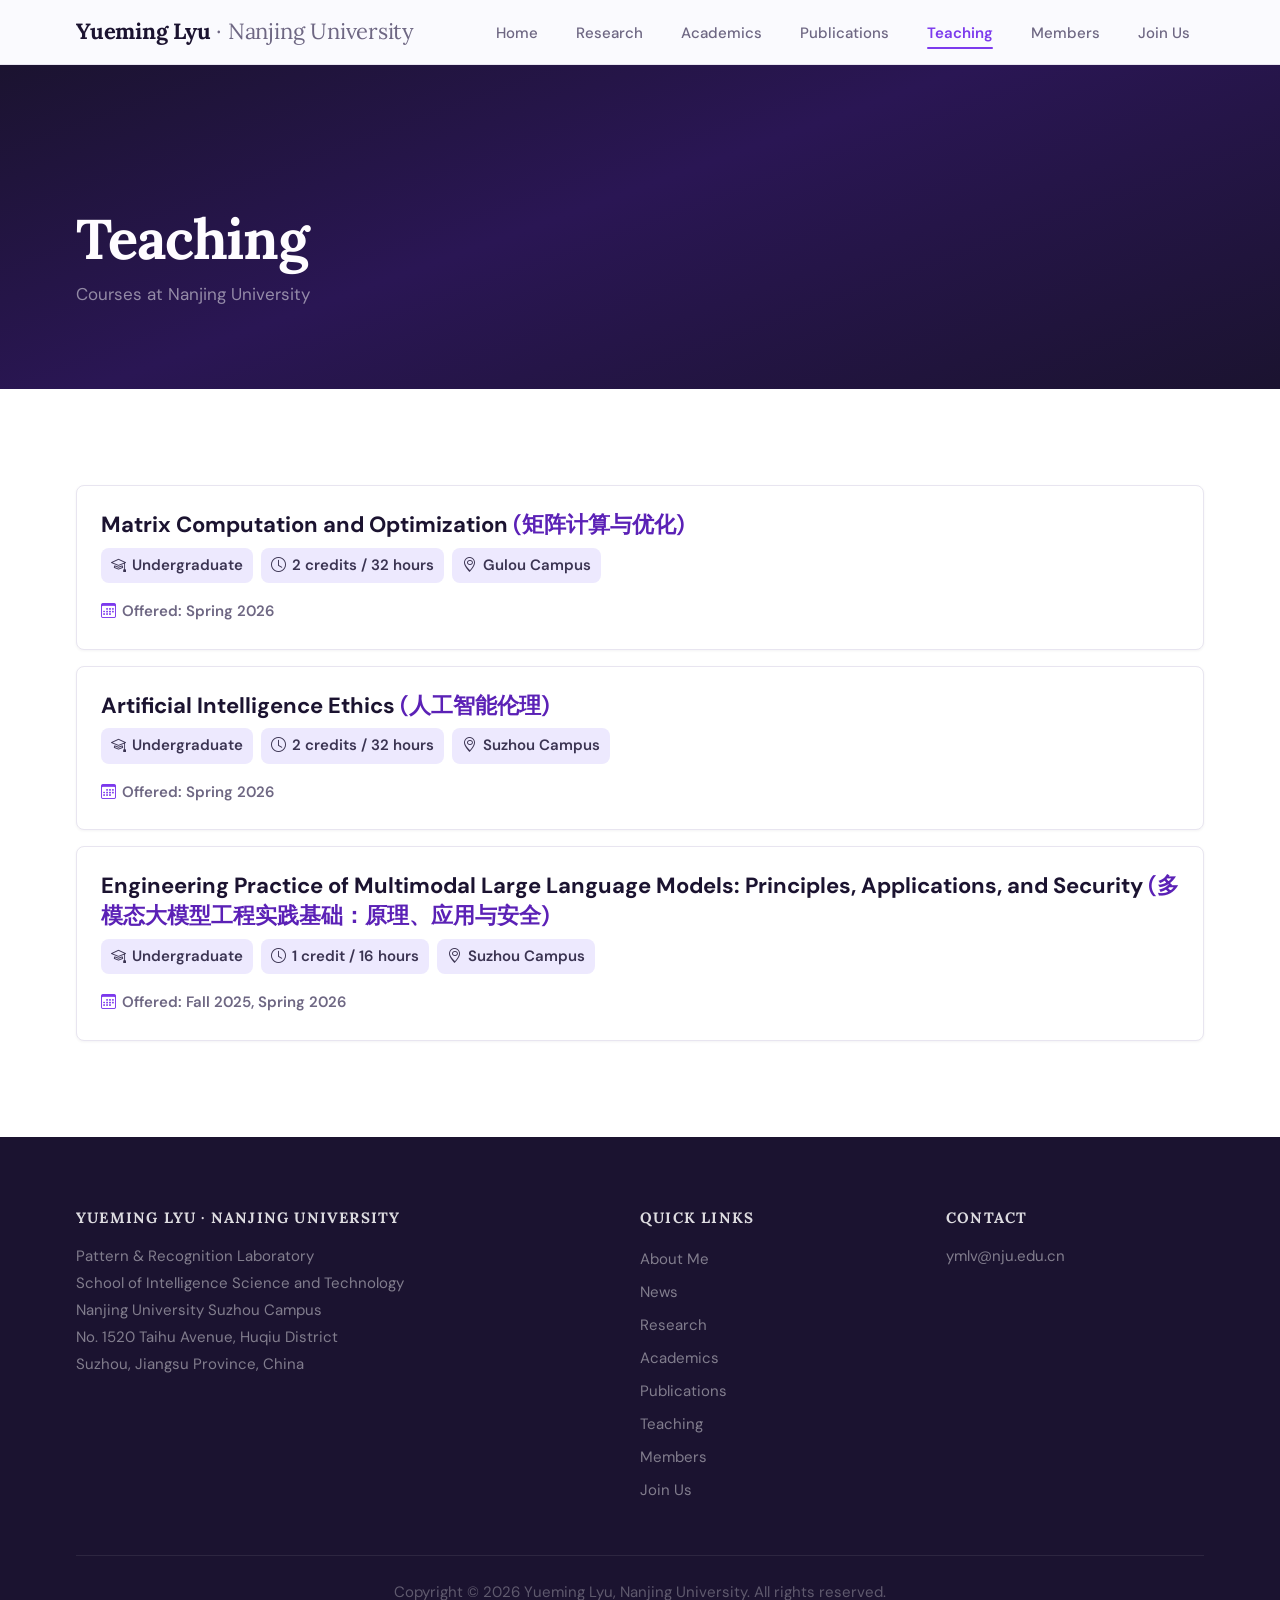
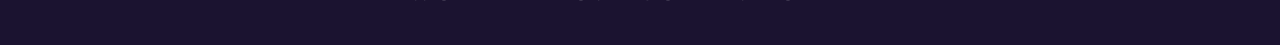
<file: teaching.html>
<!DOCTYPE html>
<html lang="en">
<head>
    <meta http-equiv="Content-Type" content="text/html; charset=UTF-8">
    <title>Teaching | Yueming Lyu @ Nanjing University</title>
    <meta http-equiv="X-UA-Compatible" content="IE=edge, chrome=1">
    <meta name="viewport" content="width=device-width, initial-scale=1.0">
    <meta name="description" content="Teaching by Yueming Lyu at Nanjing University.">
    <link rel="stylesheet" href="./assets/css/bootstrap.min.css">
    <link rel="stylesheet" href="./assets/css/bootstrap-icons.min.css">
    <link rel="preconnect" href="https://fonts.googleapis.com">
    <link rel="preconnect" href="https://fonts.gstatic.com" crossorigin>
    <link rel="stylesheet" href="https://fonts.googleapis.com/css2?family=DM+Sans:wght@400;500;600;700&family=Lora:wght@500;600;700&display=swap">
    <script type="text/javascript" src="./assets/js/jquery-3.3.1.min.js"></script>
    <script type="text/javascript" src="./assets/js/bootstrap.min.js"></script>
    <style>
        :root {
            /* Color */
            --accent:        #7C3AED;
            --accent-hover:  #6D28D9;
            --accent-light:  #E4DFFE;
            --accent-dark:   #5B21B6;
            --accent-subtle: #EDE9FE;
            --text-primary:  #1B1330;
            --text-body:     #3B3452;
            --text-secondary:#6E6783;
            --bg-page:       #FAFAFE;
            --bg-alt:        #F6F5FB;
            --bg-card:       #FFFFFF;
            --border:        #E8E5F0;
            --shadow-sm:     0 1px 3px rgba(27,19,48,0.05);
            --shadow-md:     0 4px 20px rgba(27,19,48,0.07);
            --shadow-lg:     0 12px 40px rgba(27,19,48,0.10);
            --radius:        14px;
            --radius-sm:     8px;
            --footer-bg:     #1B1330;
            /* Typography — 1.333 scale (perfect fourth) */
            --font-display:  'Lora', Georgia, serif;
            --font-body:     'DM Sans', -apple-system, BlinkMacSystemFont, sans-serif;
            --text-xs:       0.8125rem;  /* 13px — captions, fine print */
            --text-sm:       0.9375rem;  /* 15px — labels, badges, dates */
            --text-base:     1.0625rem;  /* 17px — body */
            --text-lg:       1.375rem;   /* 22px — card titles, subheadings */
            --text-xl:       clamp(1.875rem, 3.2vw, 2.5rem); /* section titles */
            --text-2xl:      clamp(2.5rem, 5vw, 3.5rem);    /* hero name */
            /* Spacing — 4pt base */
            --space-xs:      4px;
            --space-sm:      8px;
            --space-md:      16px;
            --space-lg:      24px;
            --space-xl:      48px;
            --space-2xl:     72px;
            --space-3xl:     96px;
            --space-section: clamp(64px, 8vw, 96px);
        }

        *, *::before, *::after { margin: 0; padding: 0; box-sizing: border-box; }
        html { scroll-behavior: smooth; }

        body {
            font-family: var(--font-body);
            line-height: 1.7;
            color: var(--text-body);
            background: var(--bg-page);
            font-size: var(--text-base);
            -webkit-font-smoothing: antialiased;
        }

        a { color: var(--accent); text-decoration: none; transition: color 0.2s; }
        a:hover { color: var(--accent-hover); }

        /* ===== NAVBAR ===== */
        #header {
            background: rgba(250,250,254,0.95);
            backdrop-filter: blur(20px);
            -webkit-backdrop-filter: blur(20px);
            border-bottom: 1px solid var(--border);
            position: sticky;
            top: 0;
            z-index: 1000;
        }

        .navbar-inner {
            max-width: 1200px;
            margin: 0 auto;
            padding: 0 var(--space-xl);
            display: flex;
            align-items: center;
            justify-content: space-between;
            height: 64px;
        }

        #logo a {
            font-family: var(--font-display);
            font-size: var(--text-lg);
            font-weight: 700;
            color: var(--text-primary);
            text-decoration: none;
            letter-spacing: -0.01em;
        }

        #logo span {
            color: var(--text-secondary);
            font-weight: 400;
        }

        #navigation ul {
            margin: 0;
            display: flex;
            align-items: center;
            list-style: none;
            gap: 2px;
        }

        #navigation a {
            color: var(--text-secondary);
            text-decoration: none;
            font-weight: 500;
            font-size: var(--text-sm);
            padding: 8px 14px;
            border-radius: var(--radius-sm);
            transition: color 0.2s;
            white-space: nowrap;
            position: relative;
        }

        #navigation a:hover { color: var(--text-primary); }
        #navigation .active a { color: var(--accent); font-weight: 600; }

        #navigation a::after {
            content: '';
            position: absolute;
            bottom: 2px;
            left: 14px;
            right: 14px;
            height: 2px;
            background: var(--accent);
            border-radius: 1px;
            transform: scaleX(0);
            transition: transform 0.25s cubic-bezier(0.16, 1, 0.3, 1);
        }

        #navigation .active a::after { transform: scaleX(1); }

        .nav-toggle {
            display: none;
            background: none;
            border: none;
            font-size: var(--text-lg);
            color: var(--text-primary);
            cursor: pointer;
            padding: 4px;
        }

        /* ===== SECTION FRAMEWORK ===== */
        .section-wrap {
            padding: var(--space-section) 0;
        }

        .section-wrap.alt-bg {
            background: var(--bg-alt);
        }

        .section-wrap.white-bg {
            background: var(--bg-card);
        }

        .section-container {
            max-width: 1200px;
            margin: 0 auto;
            padding: 0 var(--space-xl);
        }

        .section-title-bar {
            margin-bottom: var(--space-xl);
        }

        .section-title-bar::after { display: none; }

        .section-title {
            font-family: var(--font-display);
            font-size: var(--text-xl);
            font-weight: 700;
            color: var(--text-primary);
            letter-spacing: -0.02em;
            line-height: 1.15;
        }

        /* ===== HERO SECTION ===== */
        #home {
            background: linear-gradient(160deg, #1B1330 0%, #2A1654 45%, #1B1330 100%);
            padding: clamp(80px, 10vw, 120px) 0;
            position: relative;
            overflow: hidden;
        }

        /* Subtle radial glow behind photo */
        #home::before {
            content: '';
            position: absolute;
            inset: 0;
            background: radial-gradient(ellipse 50% 60% at 72% 50%, rgba(124,58,237,0.12) 0%, transparent 70%);
            pointer-events: none;
        }

        .hero-inner {
            max-width: 1200px;
            margin: 0 auto;
            padding: 0 var(--space-xl);
            display: flex;
            align-items: center;
            gap: var(--space-2xl);
            position: relative;
        }

        .hero-text { flex: 1; }

        .hero-lab-badge {
            display: inline-flex;
            align-items: center;
            gap: 6px;
            color: var(--accent-light);
            font-size: var(--text-xs);
            font-weight: 600;
            margin-bottom: 20px;
            letter-spacing: 0.08em;
            text-transform: uppercase;
            opacity: 0.85;
        }

        .hero-lab-badge i { font-size: var(--text-sm); }

        .hero-name {
            font-family: var(--font-display);
            font-size: clamp(2.8rem, 6vw, 4rem);
            font-weight: 700;
            color: #FEFCFF;
            margin-bottom: var(--space-md);
            line-height: 1.08;
            letter-spacing: -0.02em;
        }

        .hero-title {
            font-size: var(--text-base);
            color: rgba(255,255,255,0.55);
            font-weight: 400;
            margin-bottom: var(--space-lg);
            line-height: 1.8;
        }

        .hero-contact {
            display: flex;
            flex-direction: column;
            gap: 8px;
            margin-bottom: var(--space-lg);
        }

        .hero-contact-item {
            display: flex;
            align-items: flex-start;
            gap: 10px;
            font-size: var(--text-sm);
            color: rgba(255,255,255,0.6);
        }

        .hero-contact-item i {
            color: var(--accent-light);
            font-size: var(--text-sm);
            margin-top: 3px;
            flex-shrink: 0;
        }

        .hero-contact-item a { color: rgba(255,255,255,0.7); text-decoration: none; }
        .hero-contact-item a:hover { color: #fff; }

        .social-links {
            display: flex;
            gap: 8px;
            margin-bottom: var(--space-xl);
            flex-wrap: wrap;
        }

        .social-btn {
            display: flex;
            align-items: center;
            gap: 6px;
            padding: 8px 14px;
            background: rgba(255,255,255,0.06);
            border: 1px solid rgba(255,255,255,0.12);
            border-radius: var(--radius-sm);
            color: rgba(255,255,255,0.7);
            font-size: var(--text-sm);
            font-weight: 500;
            text-decoration: none;
            transition: all 0.15s cubic-bezier(0.25, 1, 0.5, 1);
        }

        .social-btn i { font-size: var(--text-base); }

        .social-btn:hover {
            border-color: rgba(255,255,255,0.3);
            color: #fff;
            background: rgba(255,255,255,0.1);
        }

        .hero-stats {
            display: flex;
            gap: 0;
        }

        .stat-card {
            padding: 0 32px;
            border-left: 1px solid rgba(255,255,255,0.1);
        }

        .stat-card:first-child {
            padding-left: 0;
            border-left: none;
        }

        .stat-number {
            font-family: var(--font-display);
            font-size: var(--text-xl);
            font-weight: 700;
            color: #FEFCFF;
            line-height: 1.1;
        }

        .stat-label {
            font-size: var(--text-xs);
            color: rgba(255,255,255,0.4);
            font-weight: 500;
            margin-top: 2px;
            text-transform: uppercase;
            letter-spacing: 0.06em;
        }

        .hero-image { flex-shrink: 0; }

        .hero-image img {
            width: 260px;
            height: 260px;
            border-radius: 50%;
            object-fit: cover;
            border: 4px solid rgba(255,255,255,0.1);
            box-shadow: 0 20px 60px rgba(0,0,0,0.3), 0 0 80px rgba(124,58,237,0.15);
        }

        /* Hero stagger entrance */
        @keyframes heroFadeUp {
            from { opacity: 0; transform: translateY(20px); }
            to   { opacity: 1; transform: translateY(0); }
        }

        .hero-lab-badge, .hero-name, .hero-title,
        .hero-contact, .social-links, .hero-stats, .hero-image {
            animation: heroFadeUp 0.7s cubic-bezier(0.16, 1, 0.3, 1) both;
        }

        .hero-lab-badge { animation-delay: 0.05s; }
        .hero-name      { animation-delay: 0.12s; }
        .hero-title     { animation-delay: 0.19s; }
        .hero-contact   { animation-delay: 0.26s; }
        .social-links   { animation-delay: 0.33s; }
        .hero-stats     { animation-delay: 0.40s; }
        .hero-image     { animation-delay: 0.15s; }

        /* ===== ABOUT SECTION ===== */
        .bio-text {
            font-size: var(--text-base);
            color: var(--text-body);
            line-height: 1.85;
            margin-bottom: 16px;
        }

        .bio-text a {
            color: var(--accent);
            font-weight: 500;
            text-decoration: underline;
            text-decoration-color: var(--accent-light);
            text-underline-offset: 3px;
            transition: text-decoration-color 0.2s;
        }

        .bio-text a:hover { text-decoration-color: var(--accent); }

        .research-interest-block {
            margin: 36px 0 12px;
        }

        .ri-title {
            font-family: var(--font-display);
            font-size: var(--text-lg);
            font-weight: 700;
            color: var(--text-primary);
            margin-bottom: 14px;
        }

        .ri-tags {
            display: flex;
            flex-wrap: wrap;
            gap: 8px;
        }

        .ri-tag {
            display: inline-flex;
            align-items: center;
            gap: 6px;
            padding: 7px 16px;
            background: var(--accent-subtle);
            border: 1px solid var(--accent-light);
            border-radius: 100px;
            color: var(--accent-dark);
            font-size: var(--text-sm);
            font-weight: 500;
            transition: all 0.2s;
        }

        .ri-tag i { font-size: var(--text-sm); }

        .ri-tag:hover {
            background: var(--accent-light);
            border-color: var(--accent);
        }

        /* Recruit banner */
        .recruit-banner {
            display: flex;
            align-items: center;
            gap: 20px;
            background: var(--accent-subtle);
            border-radius: var(--radius);
            padding: 24px 28px;
            margin: 40px 0;
        }

        .recruit-icon {
            flex-shrink: 0;
            width: 44px;
            height: 44px;
            background: var(--accent-light);
            border-radius: 12px;
            display: flex;
            align-items: center;
            justify-content: center;
            font-size: var(--text-lg);
            color: var(--accent);
        }

        .recruit-text { flex: 1; }

        .recruit-text strong {
            display: block;
            font-size: var(--text-base);
            color: var(--text-primary);
            margin-bottom: 2px;
        }

        .recruit-text span {
            font-size: var(--text-sm);
            color: var(--text-body);
            line-height: 1.5;
        }

        .recruit-btn {
            flex-shrink: 0;
            display: inline-flex;
            align-items: center;
            gap: 5px;
            padding: 9px 20px;
            background: var(--accent);
            color: #fff;
            border-radius: var(--radius-sm);
            font-size: var(--text-sm);
            font-weight: 600;
            text-decoration: none;
            transition: all 0.2s;
        }

        .recruit-btn:hover {
            background: var(--accent-hover);
            color: #fff;
        }

        /* Academic Services */
        .services-heading {
            font-family: var(--font-display);
            font-size: var(--text-lg);
            font-weight: 700;
            color: var(--text-primary);
            margin: 44px 0 18px;
        }

        .services-grid {
            display: grid;
            grid-template-columns: repeat(3, 1fr);
            gap: 16px;
        }

        .service-card {
            background: var(--bg-card);
            border: 1px solid var(--border);
            border-radius: var(--radius);
            padding: 22px;
            transition: box-shadow 0.2s cubic-bezier(0.25, 1, 0.5, 1);
        }

        .service-card:hover {
            box-shadow: var(--shadow-md);
        }

        .service-card strong {
            display: block;
            font-size: var(--text-sm);
            font-weight: 700;
            color: var(--text-secondary);
            text-transform: uppercase;
            letter-spacing: 0.05em;
            margin-bottom: 12px;
        }

        .service-tags {
            display: flex;
            flex-wrap: wrap;
            gap: 6px;
        }

        .service-tag {
            background: var(--accent-subtle);
            color: var(--accent-dark);
            border-radius: 6px;
            padding: 4px 10px;
            font-size: var(--text-sm);
            font-weight: 500;
        }

        /* visitor map is now in footer — styles are inline */

        /* ===== RESEARCH SECTION ===== */
        .research-grid {
            display: grid;
            grid-template-columns: repeat(2, 1fr);
            gap: var(--space-lg);
        }

        /* Featured first card spans full width */
        .research-card:first-child {
            grid-column: 1 / -1;
            display: grid;
            grid-template-columns: 1fr 1fr;
            gap: var(--space-xl);
            padding: var(--space-xl);
            align-items: center;
        }

        .research-card:first-child .research-text { order: 1; }
        .research-card:first-child .research-works {
            border-top: none;
            margin-top: var(--space-md);
            padding-top: 0;
        }

        .research-card {
            background: var(--bg-card);
            border: 1px solid var(--border);
            border-radius: var(--radius);
            padding: var(--space-lg) var(--space-lg);
            transition: transform 0.3s cubic-bezier(0.16, 1, 0.3, 1), box-shadow 0.3s;
            display: flex;
            flex-direction: column;
        }

        .research-card:hover {
            transform: translateY(-3px);
            box-shadow: var(--shadow-lg);
        }

        /* Icon inline with heading — no container box */
        .research-icon {
            display: none;
        }

        .research-card h5 {
            font-family: var(--font-display);
            font-size: var(--text-lg);
            font-weight: 700;
            color: var(--text-primary);
            margin-bottom: var(--space-sm);
            line-height: 1.3;
        }

        .research-card h5 i {
            color: var(--accent);
            margin-right: 4px;
        }

        .research-card p {
            font-size: var(--text-sm);
            color: var(--text-body);
            line-height: 1.7;
            margin: 0;
            flex: 1;
        }

        .research-works {
            display: flex;
            flex-wrap: wrap;
            gap: 6px;
            margin-top: var(--space-md);
            padding-top: var(--space-md);
            border-top: 1px solid var(--border);
        }

        .research-work-tag {
            display: inline-block;
            padding: 4px 11px;
            background: var(--accent-subtle);
            color: var(--accent-dark);
            border-radius: 6px;
            font-size: var(--text-sm);
            font-weight: 600;
            text-decoration: none;
            transition: all 0.15s;
        }

        .research-work-tag:hover {
            background: var(--accent);
            color: #fff;
        }

        /* ===== NEWS SECTION ===== */
        .news-list {
            display: flex;
            flex-direction: column;
        }

        .news-item {
            display: flex;
            gap: 16px;
            padding: 20px 0;
            border-bottom: 1px solid var(--border);
            align-items: flex-start;
        }

        .news-item:last-child { border-bottom: none; }

        .news-date {
            flex-shrink: 0;
            color: var(--text-secondary);
            font-size: var(--text-sm);
            font-weight: 600;
            padding: 4px 0;
            white-space: nowrap;
            min-width: 72px;
            font-variant-numeric: tabular-nums;
        }

        .news-type-icon {
            flex-shrink: 0;
            width: 36px;
            height: 36px;
            border-radius: 10px;
            display: flex;
            align-items: center;
            justify-content: center;
            font-size: var(--text-base);
        }

        .news-icon-accept { background: #FEF3C7; color: #B45309; }
        .news-icon-paper  { background: var(--accent-light); color: var(--accent); }
        .news-icon-award  { background: #FEF9C3; color: #A16207; }
        .news-icon-people { background: #D1FAE5; color: #059669; }
        .news-icon-lab    { background: #DBEAFE; color: #2563EB; }

        .news-content {
            flex: 1;
            font-size: var(--text-base);
            color: var(--text-body);
            line-height: 1.7;
        }

        .news-content strong {
            color: var(--text-primary);
            font-weight: 600;
        }

        .news-links {
            display: flex;
            gap: 8px;
            margin-top: 8px;
            flex-wrap: wrap;
        }

        .news-link {
            display: inline-block;
            padding: 3px 11px;
            border: 1px solid var(--accent-light);
            border-radius: 6px;
            color: var(--accent-dark);
            font-size: var(--text-sm);
            font-weight: 600;
            text-decoration: none;
            transition: all 0.2s;
        }

        .news-link:hover {
            background: var(--accent);
            border-color: var(--accent);
            color: #fff;
        }

        .news-hidden { display: none; }

        .news-toggle-btn {
            display: flex;
            align-items: center;
            gap: 6px;
            margin: 32px auto 0;
            padding: 10px 24px;
            background: transparent;
            border: 1px solid var(--border);
            border-radius: var(--radius-sm);
            color: var(--text-secondary);
            font-size: var(--text-sm);
            font-weight: 600;
            cursor: pointer;
            transition: all 0.2s;
        }

        .news-toggle-btn:hover {
            border-color: var(--accent);
            color: var(--accent);
        }

        .news-toggle-btn i {
            transition: transform 0.3s cubic-bezier(0.25, 1, 0.5, 1);
            font-size: var(--text-sm);
        }

        .news-toggle-btn.expanded i {
            transform: rotate(180deg);
        }

        /* ===== MEMBERS SECTION ===== */
        .pi-card {
            background: var(--bg-card);
            border: 1px solid var(--border);
            border-radius: var(--radius);
            padding: var(--space-xl);
            display: flex;
            align-items: flex-start;
            gap: var(--space-xl);
            margin-bottom: var(--space-2xl);
            box-shadow: var(--shadow-sm);
        }

        .pi-photo img {
            width: 120px;
            height: 120px;
            border-radius: 50%;
            object-fit: cover;
            border: 3px solid var(--accent-light);
        }

        .pi-info { flex: 1; }

        .pi-info h3 {
            font-family: var(--font-display);
            font-size: var(--text-lg);
            font-weight: 700;
            color: var(--text-primary);
            margin-bottom: 4px;
            line-height: 1.3;
        }

        .pi-role {
            font-size: var(--text-sm);
            color: var(--accent);
            font-weight: 600;
            margin-bottom: 14px;
        }

        .pi-bio {
            font-size: var(--text-base);
            color: var(--text-body);
            line-height: 1.8;
            margin-bottom: 16px;
        }

        .pi-tags {
            display: flex;
            flex-wrap: wrap;
            gap: 6px;
            margin-bottom: 16px;
        }

        .pi-tag {
            background: var(--accent-subtle);
            color: var(--accent-dark);
            padding: 4px 12px;
            border-radius: 100px;
            font-size: var(--text-sm);
            font-weight: 500;
        }

        .pi-links {
            display: flex;
            gap: 8px;
        }

        .pi-link-btn {
            display: inline-flex;
            align-items: center;
            gap: 5px;
            padding: 7px 14px;
            background: var(--accent-subtle);
            color: var(--accent-dark);
            border-radius: var(--radius-sm);
            font-size: var(--text-sm);
            font-weight: 600;
            text-decoration: none;
            transition: all 0.2s;
        }

        .pi-link-btn:hover {
            background: var(--accent);
            color: #fff;
        }

        .members-group-title {
            font-family: var(--font-display);
            font-size: var(--text-sm);
            font-weight: 700;
            color: var(--text-secondary);
            text-transform: uppercase;
            letter-spacing: 0.1em;
            margin-bottom: 20px;
            padding-bottom: 10px;
            border-bottom: 1px solid var(--border);
        }

        .members-group {
            margin-bottom: var(--space-xl);
        }

        .members-grid {
            display: grid;
            grid-template-columns: repeat(auto-fill, minmax(220px, 1fr));
            gap: var(--space-lg);
        }

        .member-card {
            background: var(--bg-card);
            border: 1px solid var(--border);
            border-radius: var(--radius);
            overflow: hidden;
            transition: box-shadow 0.3s cubic-bezier(0.16, 1, 0.3, 1);
        }

        .member-card:hover {
            box-shadow: 0 8px 30px rgba(27,19,48,0.12);
        }

        .member-card .member-photo {
            transition: transform 0.4s cubic-bezier(0.16, 1, 0.3, 1), box-shadow 0.4s cubic-bezier(0.16, 1, 0.3, 1);
        }

        .member-card:hover .member-photo {
            transform: scale(1.06);
            box-shadow: 0 4px 16px rgba(27,19,48,0.10);
        }

        .member-photo {
            width: 100%;
            aspect-ratio: 1 / 1;
            object-fit: cover;
        }

        .member-info {
            padding: 16px;
        }

        .member-name {
            font-family: var(--font-display);
            font-size: var(--text-base);
            font-weight: 700;
            color: var(--text-primary);
            margin-bottom: 3px;
        }

        .member-title {
            font-size: var(--text-sm);
            color: var(--accent);
            font-weight: 500;
            margin-bottom: 3px;
        }

        .member-period {
            font-size: var(--text-xs);
            color: var(--text-secondary);
            margin-bottom: 4px;
        }

        .member-co-supervised,
        .member-affiliation {
            font-size: var(--text-xs);
            color: var(--text-secondary);
            font-style: italic;
            line-height: 1.4;
            margin-bottom: 8px;
        }

        .member-social {
            display: flex;
            gap: 8px;
            margin-top: 10px;
            padding-top: 10px;
            border-top: 1px solid var(--border);
        }

        .member-social a {
            color: var(--text-secondary);
            font-size: var(--text-base);
            transition: color 0.2s;
        }

        .member-social a:hover { color: var(--accent); }

        .former-members-btn {
            display: inline-flex;
            align-items: center;
            gap: 6px;
            padding: 9px 22px;
            border: 1px solid var(--border);
            border-radius: var(--radius-sm);
            color: var(--text-secondary);
            font-size: var(--text-sm);
            font-weight: 600;
            text-decoration: none;
            transition: all 0.2s;
        }

        .former-members-btn:hover {
            border-color: var(--accent);
            color: var(--accent);
        }

        /* ===== PUBLICATIONS SECTION ===== */
        .pub-year-group {
            margin-bottom: 8px;
        }

        .pub-year-header {
            display: flex;
            align-items: center;
            gap: 12px;
            padding: 16px 4px;
            background: transparent;
            border: none;
            border-bottom: 2px solid var(--border);
            cursor: pointer;
            user-select: none;
            width: 100%;
            text-align: left;
            transition: border-color 0.2s;
        }

        .pub-year-header:hover { border-bottom-color: var(--accent); }

        .pub-year-header .year-label {
            font-family: var(--font-display);
            font-size: var(--text-lg);
            font-weight: 700;
            color: var(--text-primary);
        }

        .pub-year-header .year-count {
            background: var(--accent-subtle);
            color: var(--accent-dark);
            font-size: var(--text-sm);
            font-weight: 600;
            padding: 2px 10px;
            border-radius: 100px;
        }

        .pub-year-header .chevron {
            margin-left: auto;
            color: var(--text-secondary);
            transition: transform 0.3s cubic-bezier(0.25, 1, 0.5, 1);
            font-size: var(--text-sm);
        }

        .pub-year-header[aria-expanded="true"] .chevron {
            transform: rotate(180deg);
        }

        .pub-list {
            padding: 12px 0 8px;
        }

        .pub-item {
            background: var(--bg-card);
            border: 1px solid var(--border);
            border-radius: var(--radius);
            padding: 22px 24px;
            margin-bottom: 10px;
            display: flex;
            gap: 20px;
            transition: box-shadow 0.2s;
        }

        .pub-item:hover { box-shadow: var(--shadow-md); }

        .pub-thumb {
            flex-shrink: 0;
            width: 160px;
        }

        .pub-thumb img {
            width: 100%;
            aspect-ratio: 16 / 10;
            object-fit: cover;
            border-radius: var(--radius-sm);
            border: 1px solid var(--border);
        }

        .pub-content { flex: 1; }

        .pub-title {
            font-family: var(--font-display);
            font-size: var(--text-base);
            font-weight: 600;
            color: var(--text-primary);
            line-height: 1.45;
            margin-bottom: 6px;
        }

        .pub-authors {
            font-size: var(--text-sm);
            color: var(--text-body);
            line-height: 1.55;
            margin-bottom: 6px;
        }

        .pub-authors strong {
            color: var(--accent-dark);
            font-weight: 600;
        }

        .pub-venue { margin-bottom: 10px; }

        .pub-venue-badge {
            display: inline-block;
            background: var(--accent-subtle);
            color: var(--accent-dark);
            font-size: var(--text-sm);
            font-weight: 600;
            padding: 2px 10px;
            border-radius: 6px;
        }

        .pub-venue-badge.oral {
            background: #FEF3C7;
            color: #B45309;
        }

        .pub-links {
            display: flex;
            gap: 6px;
            flex-wrap: wrap;
        }

        .pub-loading,
        .pub-empty {
            padding: 28px;
            border: 1px dashed var(--border);
            border-radius: var(--radius);
            background: var(--bg-alt);
            color: var(--text-secondary);
            text-align: center;
        }

        .pub-link {
            display: inline-block;
            padding: 4px 12px;
            background: var(--bg-alt);
            color: var(--text-body);
            border-radius: 6px;
            font-size: var(--text-sm);
            font-weight: 600;
            text-decoration: none;
            transition: all 0.2s;
        }

        .pub-link:hover {
            background: var(--accent);
            color: #fff;
        }

        /* ===== OPENINGS SECTION ===== */
        .openings-intro {
            font-size: var(--text-base);
            color: var(--text-body);
            line-height: 1.85;
            margin-bottom: var(--space-xl);
        }

        .openings-intro a {
            color: var(--accent);
            font-weight: 600;
        }

        .openings-grid {
            display: grid;
            grid-template-columns: repeat(3, 1fr);
            gap: var(--space-lg);
            margin-bottom: var(--space-xl);
        }

        .opening-card {
            background: var(--bg-card);
            border: 1px solid var(--border);
            border-radius: var(--radius);
            padding: 28px;
        }

        .opening-card h5 {
            font-family: var(--font-display);
            font-size: var(--text-base);
            font-weight: 700;
            color: var(--text-primary);
            margin-bottom: 16px;
            display: flex;
            align-items: center;
            gap: 8px;
        }

        .opening-card h5 i { color: var(--accent); }

        .opening-card ul {
            list-style: none;
            padding: 0;
            margin: 0;
        }

        .opening-card li {
            font-size: var(--text-sm);
            color: var(--text-body);
            padding: 5px 0 5px 18px;
            position: relative;
            line-height: 1.65;
        }

        .opening-card li::before {
            content: '';
            position: absolute;
            left: 4px;
            top: 14px;
            width: 4px;
            height: 4px;
            border-radius: 50%;
            background: var(--accent);
        }

        .openings-cta {
            background: var(--accent-dark);
            border-radius: var(--radius);
            padding: var(--space-xl);
            display: flex;
            align-items: center;
            justify-content: space-between;
            gap: 24px;
        }

        .openings-cta-text h4 {
            font-family: var(--font-display);
            font-size: var(--text-lg);
            font-weight: 700;
            color: #fff;
            margin-bottom: 6px;
        }

        .openings-cta-text p {
            font-size: var(--text-sm);
            color: rgba(255,255,255,0.65);
            margin: 0;
        }

        .openings-cta-email {
            display: inline-flex;
            align-items: center;
            gap: 8px;
            padding: 12px 24px;
            background: rgba(255,255,255,0.15);
            color: #fff;
            border-radius: var(--radius-sm);
            font-size: var(--text-sm);
            font-weight: 600;
            text-decoration: none;
            flex-shrink: 0;
            transition: background 0.2s;
            backdrop-filter: blur(4px);
        }

        .openings-cta-email:hover {
            background: rgba(255,255,255,0.25);
            color: #fff;
        }

        /* ===== FOOTER ===== */
        #footer {
            background: var(--footer-bg);
            padding: var(--space-2xl) 0 var(--space-lg);
        }

        .footer-inner {
            max-width: 1200px;
            margin: 0 auto;
            padding: 0 var(--space-xl);
        }

        .footer-grid {
            display: grid;
            grid-template-columns: 2fr 1fr 1fr;
            gap: var(--space-xl);
            margin-bottom: var(--space-xl);
        }

        .footer-section h5 {
            font-family: var(--font-display);
            font-size: var(--text-sm);
            font-weight: 700;
            color: rgba(255,255,255,0.85);
            text-transform: uppercase;
            letter-spacing: 0.08em;
            margin-bottom: 16px;
        }

        .footer-section p,
        .footer-section address {
            font-size: var(--text-sm);
            color: rgba(255,255,255,0.45);
            line-height: 1.8;
            font-style: normal;
        }

        .footer-section a {
            color: rgba(255,255,255,0.45);
            text-decoration: none;
            font-size: var(--text-sm);
            line-height: 2.2;
            display: block;
            transition: color 0.2s;
        }

        .footer-section a:hover { color: var(--accent-light); }

        .footer-bottom {
            border-top: 1px solid rgba(255,255,255,0.08);
            padding-top: 24px;
            text-align: center;
            font-size: var(--text-sm);
            color: rgba(255,255,255,0.3);
        }

        /* ===== BACK TO TOP ===== */
        #back-to-top {
            position: fixed;
            right: -60px;
            bottom: 32px;
            width: 42px;
            height: 42px;
            background: var(--accent);
            color: #fff;
            border-radius: 50%;
            display: flex;
            align-items: center;
            justify-content: center;
            box-shadow: 0 4px 16px rgba(124,58,237,0.3);
            transition: right 0.3s cubic-bezier(0.16, 1, 0.3, 1), background 0.15s, transform 0.15s;
            z-index: 999;
            text-decoration: none;
        }

        #back-to-top.visible { right: 24px; }

        #back-to-top:hover {
            background: var(--accent-hover);
            color: #fff;
            transform: translateY(-2px);
        }

        #back-to-top:active {
            transform: translateY(0);
        }

        #back-to-top i { font-size: var(--text-base); }

        /* ===== FOCUS STATES ===== */
        :focus-visible {
            outline: 2px solid var(--accent);
            outline-offset: 2px;
            border-radius: 4px;
        }

        #home :focus-visible {
            outline-color: var(--accent-light);
        }

        /* ===== SCROLL REVEAL ===== */
        .reveal {
            opacity: 0;
            transform: translateY(24px);
            transition: opacity 0.7s cubic-bezier(0.16, 1, 0.3, 1),
                        transform 0.7s cubic-bezier(0.16, 1, 0.3, 1);
        }

        .reveal.visible {
            opacity: 1;
            transform: translateY(0);
        }

        /* ===== REDUCED MOTION ===== */
        @media (prefers-reduced-motion: reduce) {
            *, *::before, *::after {
                animation-duration: 0.01ms !important;
                animation-iteration-count: 1 !important;
                transition-duration: 0.01ms !important;
            }
            .reveal { opacity: 1; transform: none; }
            html { scroll-behavior: auto; }
        }

        /* ===== RESPONSIVE ===== */
        @media (max-width: 1400px) {
            .navbar-inner,
            .hero-inner,
            .section-container,
            .footer-inner { padding-left: 36px; padding-right: 36px; }
        }

        @media (max-width: 991px) {
            .research-grid  { grid-template-columns: repeat(2, 1fr); }
            .research-card:first-child { grid-template-columns: 1fr; }
            .research-featured-visual { display: none; }
            .openings-grid  { grid-template-columns: repeat(2, 1fr); }
            .services-grid  { grid-template-columns: repeat(2, 1fr); }
            .footer-grid    { grid-template-columns: 1fr 1fr; }
        }

        @media (max-width: 768px) {
            .navbar-inner { padding: 0 20px; }
            #navigation {
                display: none; position: absolute; top: 64px; left: 0; right: 0;
                background: rgba(250,250,254,0.98);
                backdrop-filter: blur(16px);
                padding: 16px 20px;
                box-shadow: 0 8px 32px rgba(27,19,48,0.1);
                border-bottom: 1px solid var(--border);
                z-index: 999;
            }
            #navigation.open { display: block; }
            #navigation ul { flex-direction: column; gap: 4px; }
            .nav-toggle { display: block; }

            .hero-inner {
                flex-direction: column-reverse; gap: 28px;
                text-align: center; padding: 0 20px;
            }
            .hero-contact { align-items: center; }
            .social-links { justify-content: center; }
            .hero-stats { justify-content: center; }
            .hero-image img { width: 180px; height: 180px; }
            .stat-card { padding: 0 20px; }

            .section-container,
            .footer-inner { padding: 0 20px; }
            .section-wrap { padding: var(--space-xl) 0; }

            .pi-card { flex-direction: column; text-align: center; padding: 28px; }
            .pi-tags, .pi-links { justify-content: center; }

            .openings-cta { flex-direction: column; text-align: center; padding: 32px 24px; }

            .recruit-banner { flex-direction: column; gap: 16px; }
            .recruit-btn { width: 100%; justify-content: center; }

            .news-type-icon { width: 32px; height: 32px; font-size: var(--text-sm); border-radius: 8px; }

            .footer-grid { grid-template-columns: 1fr; gap: 32px; }
            .pub-item { flex-direction: column; }
            .pub-thumb { width: 100%; max-width: 260px; }
        }

        @media (max-width: 576px) {
            .hero-name { font-size: 2rem; }
            .research-grid  { grid-template-columns: 1fr; }
            .research-card:first-child { grid-column: 1; }
            .openings-grid  { grid-template-columns: 1fr; }
            .services-grid  { grid-template-columns: 1fr; }
            .hero-stats { gap: 0; }
            .stat-card { padding: 0 16px; }
        }

        /* ===== PAGE HEADER (sub-pages) ===== */
        .page-header {
            background: linear-gradient(160deg, #1B1330 0%, #2A1654 45%, #1B1330 100%);
            padding: clamp(100px, 12vw, 140px) 0 clamp(48px, 6vw, 64px);
            position: relative;
        }
        .page-header .section-container { position: relative; }
        .page-header-title {
            font-family: var(--font-display);
            font-size: var(--text-2xl);
            font-weight: 700;
            color: #FEFCFF;
            letter-spacing: -0.02em;
        }
        .page-header-sub {
            font-size: var(--text-base);
            color: rgba(255,255,255,0.5);
            margin-top: 8px;
        }

        /* ===== TEACHING SECTION ===== */
        .course-list {
            display: flex;
            flex-direction: column;
            gap: var(--space-md);
        }

        .course-item {
            background: var(--bg-card);
            border: 1px solid var(--border);
            border-radius: var(--radius-sm);
            padding: var(--space-lg);
            box-shadow: var(--shadow-sm);
            transition: border-color 0.2s, box-shadow 0.2s, transform 0.2s;
        }

        .course-item:hover {
            border-color: var(--accent-light);
            box-shadow: var(--shadow-md);
            transform: translateY(-2px);
        }

        .course-title {
            font-size: var(--text-lg);
            font-weight: 700;
            color: var(--text-primary);
            line-height: 1.35;
            margin-bottom: var(--space-sm);
        }

        .course-title-cn {
            color: var(--accent-dark);
            font-weight: 600;
        }

        .course-meta {
            display: flex;
            flex-wrap: wrap;
            gap: 8px;
            margin: 0;
        }

        .course-meta span {
            display: inline-flex;
            align-items: center;
            gap: 6px;
            padding: 5px 10px;
            background: var(--accent-subtle);
            border-radius: var(--radius-sm);
            color: var(--text-body);
            font-size: var(--text-sm);
            font-weight: 600;
        }

        .course-offerings {
            margin: var(--space-md) 0 0;
            color: var(--text-secondary);
            font-size: var(--text-sm);
            font-weight: 600;
        }

        .course-offerings i {
            color: var(--accent);
            margin-right: 6px;
        }
    </style>
</head>
<body>

<!-- ===== NAVBAR ===== -->
<div id="header">
    <div class="navbar-inner">
        <div id="logo">
            <a href="./index.html">Yueming Lyu <span>· Nanjing University</span></a>
        </div>
        <button class="nav-toggle" id="nav-toggle" aria-label="Toggle navigation">
            <i class="bi bi-list"></i>
        </button>
        <div id="navigation">
            <ul class="list-inline">
                <li class="list-inline-item"><a href="./index.html#home">Home</a></li>
                <li class="list-inline-item"><a href="./index.html#research">Research</a></li>
                <li class="list-inline-item"><a href="./academics.html">Academics</a></li>
                <li class="list-inline-item"><a href="./publications.html">Publications</a></li>
                <li class="list-inline-item active"><a href="./teaching.html">Teaching</a></li>
                <li class="list-inline-item"><a href="./members.html">Members</a></li>
                <li class="list-inline-item"><a href="./index.html#openings">Join Us</a></li>
            </ul>
        </div>
    </div>
</div>

<!-- ===== PAGE HEADER ===== -->
<section class="page-header">
    <div class="section-container">
        <h1 class="page-header-title">Teaching</h1>
        <p class="page-header-sub">Courses at Nanjing University</p>
    </div>
</section>

<!-- ===== TEACHING SECTION ===== -->
<section id="teaching" class="section-wrap white-bg">
    <div class="section-container reveal">
        <div class="course-list">
            <article class="course-item">
                <h3 class="course-title">Matrix Computation and Optimization <span class="course-title-cn">(矩阵计算与优化)</span></h3>
                <p class="course-meta">
                    <span><i class="bi bi-mortarboard"></i> Undergraduate</span>
                    <span><i class="bi bi-clock"></i> 2 credits / 32 hours</span>
                    <span><i class="bi bi-geo-alt"></i> Gulou Campus</span>
                </p>
                <p class="course-offerings"><i class="bi bi-calendar3"></i>Offered: Spring 2026</p>
            </article>
            <article class="course-item">
                <h3 class="course-title">Artificial Intelligence Ethics <span class="course-title-cn">(人工智能伦理)</span></h3>
                <p class="course-meta">
                    <span><i class="bi bi-mortarboard"></i> Undergraduate</span>
                    <span><i class="bi bi-clock"></i> 2 credits / 32 hours</span>
                    <span><i class="bi bi-geo-alt"></i> Suzhou Campus</span>
                </p>
                <p class="course-offerings"><i class="bi bi-calendar3"></i>Offered: Spring 2026</p>
            </article>
            <article class="course-item">
                <h3 class="course-title">Engineering Practice of Multimodal Large Language Models: Principles, Applications, and Security <span class="course-title-cn">(多模态大模型工程实践基础：原理、应用与安全)</span></h3>
                <p class="course-meta">
                    <span><i class="bi bi-mortarboard"></i> Undergraduate</span>
                    <span><i class="bi bi-clock"></i> 1 credit / 16 hours</span>
                    <span><i class="bi bi-geo-alt"></i> Suzhou Campus</span>
                </p>
                <p class="course-offerings"><i class="bi bi-calendar3"></i>Offered: Fall 2025, Spring 2026</p>
            </article>
        </div>
    </div>
</section>

<!-- ===== FOOTER ===== -->
<footer id="footer">
    <div class="footer-inner">
        <div class="footer-grid">
            <div class="footer-section">
                <h5>Yueming Lyu · Nanjing University</h5>
                <address>
                    Pattern &amp; Recognition Laboratory<br>
                    School of Intelligence Science and Technology<br>
                    Nanjing University Suzhou Campus<br>
                    No. 1520 Taihu Avenue, Huqiu District<br>
                    Suzhou, Jiangsu Province, China
                </address>
            </div>
            <div class="footer-section">
                <h5>Quick Links</h5>
                <a href="./index.html#about">About Me</a>
                <a href="./index.html#news">News</a>
                <a href="./index.html#research">Research</a>
                <a href="./academics.html">Academics</a>
                <a href="./publications.html">Publications</a>
                <a href="./teaching.html">Teaching</a>
                <a href="./members.html">Members</a>
                <a href="./index.html#openings">Join Us</a>
            </div>
            <div class="footer-section">
                <h5>Contact</h5>
                <p>
                    ymlv@nju.edu.cn
                </p>
            </div>
        </div>
        <!-- ClustrMaps globe removed — was causing clickable blank area bug
        <div class="visitor-map-wrap" style="text-align:center; padding: 24px 0 32px; border-top: 1px solid rgba(255,255,255,0.08);">
            <div class="widgetContainer" style="display:inline-block;">
                <script type="text/javascript" id="clstr_globe" src="//clustrmaps.com/globe.js?d=oArr-3iWscM_3fvIaVF2hQ1NVPBgA-lGIdWtvTDtyIM"></script>
            </div>
        </div>
        -->
        <div class="footer-bottom">
            <p>Copyright &copy; <span id="year"></span> Yueming Lyu, Nanjing University. All rights reserved.</p>
        </div>
    </div>
</footer>

<!-- Back to Top -->
<a id="back-to-top" href="javascript:void(0)" title="Back to top"><i class="bi bi-chevron-up"></i></a>

<script>
    document.getElementById('year').textContent = new Date().getFullYear();
    window.addEventListener('scroll', function () {
        var btn = document.getElementById('back-to-top');
        if (window.scrollY > 400) { btn.classList.add('visible'); } else { btn.classList.remove('visible'); }
    });
    document.getElementById('back-to-top').addEventListener('click', function () {
        window.scrollTo({ top: 0, behavior: 'smooth' });
    });
    document.getElementById('nav-toggle').addEventListener('click', function () {
        document.getElementById('navigation').classList.toggle('open');
    });
    // Scroll reveal
    var revealObserver = new IntersectionObserver(function (entries) {
        entries.forEach(function (entry) {
            if (entry.isIntersecting) { entry.target.classList.add('visible'); revealObserver.unobserve(entry.target); }
        });
    }, { threshold: 0.08, rootMargin: '0px 0px -40px 0px' });
    document.querySelectorAll('.reveal').forEach(function (el) { revealObserver.observe(el); });
</script>
</body>
</html>
</file>
